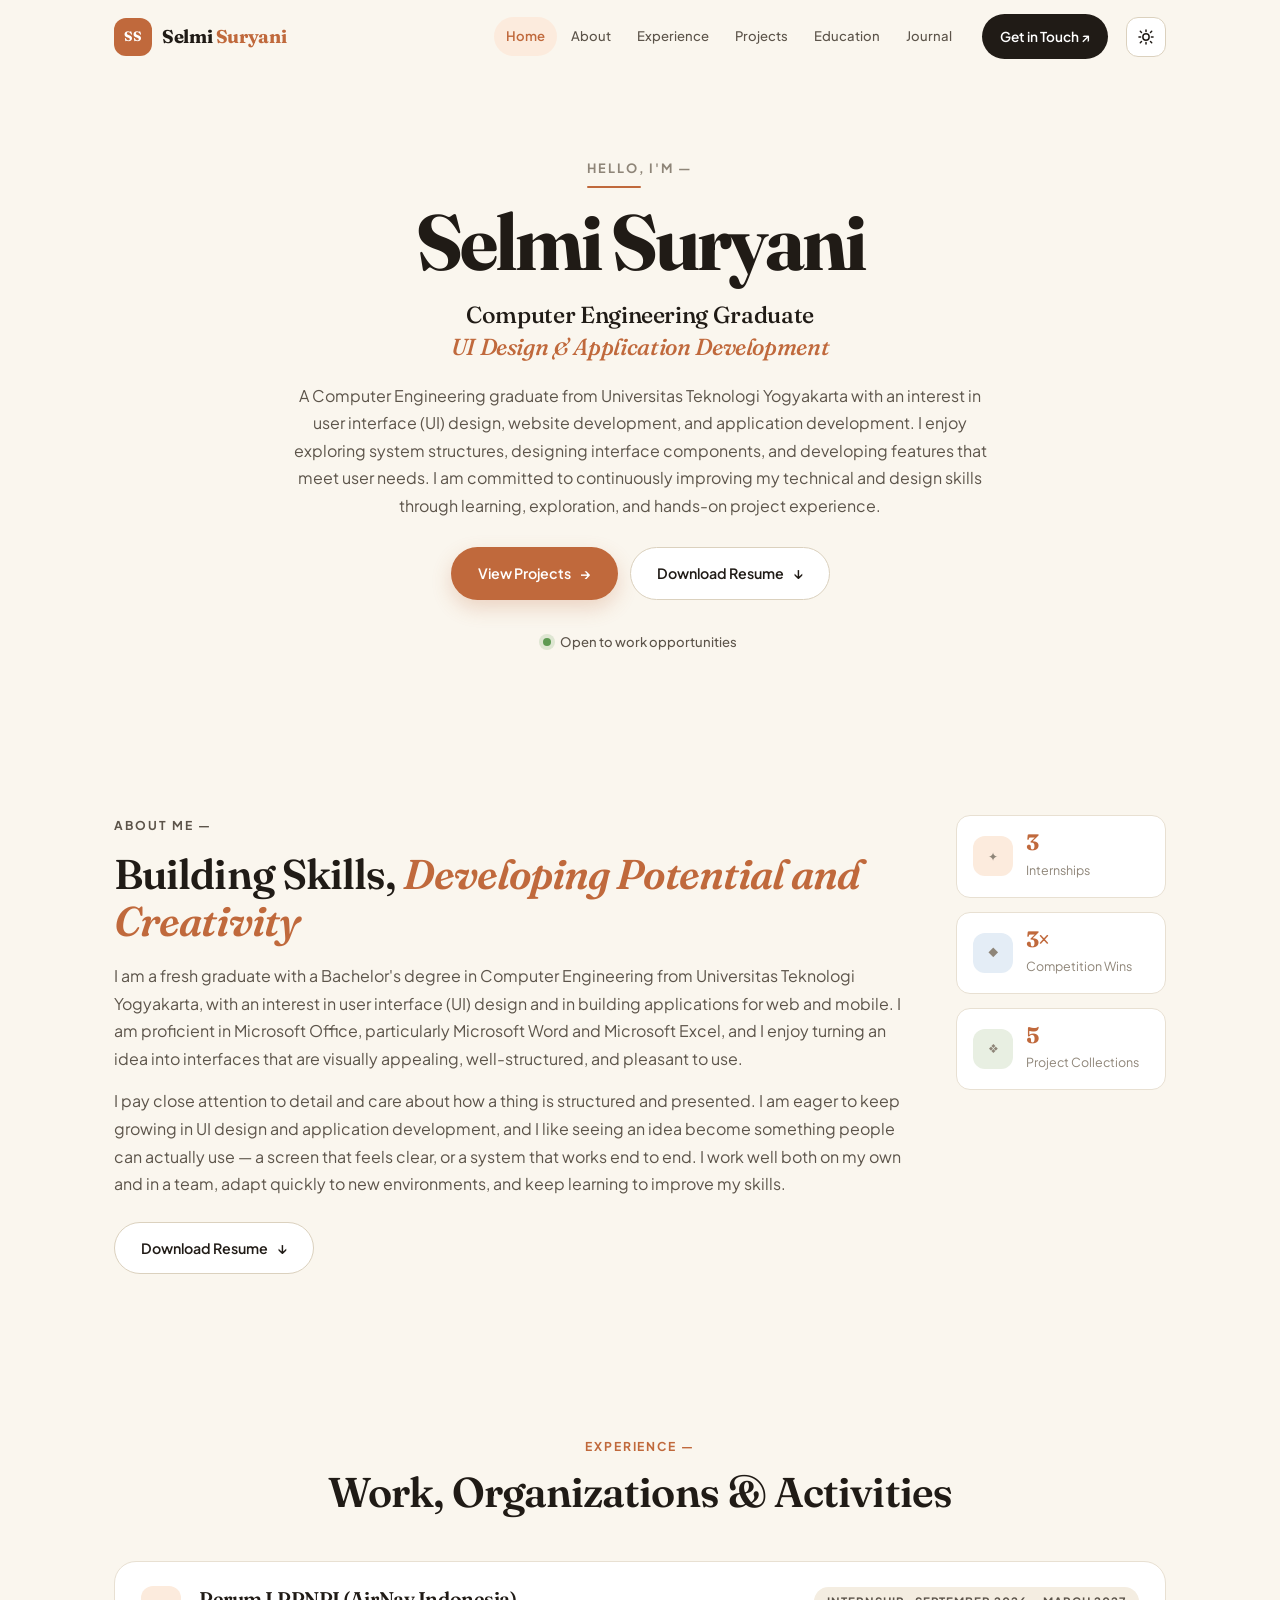
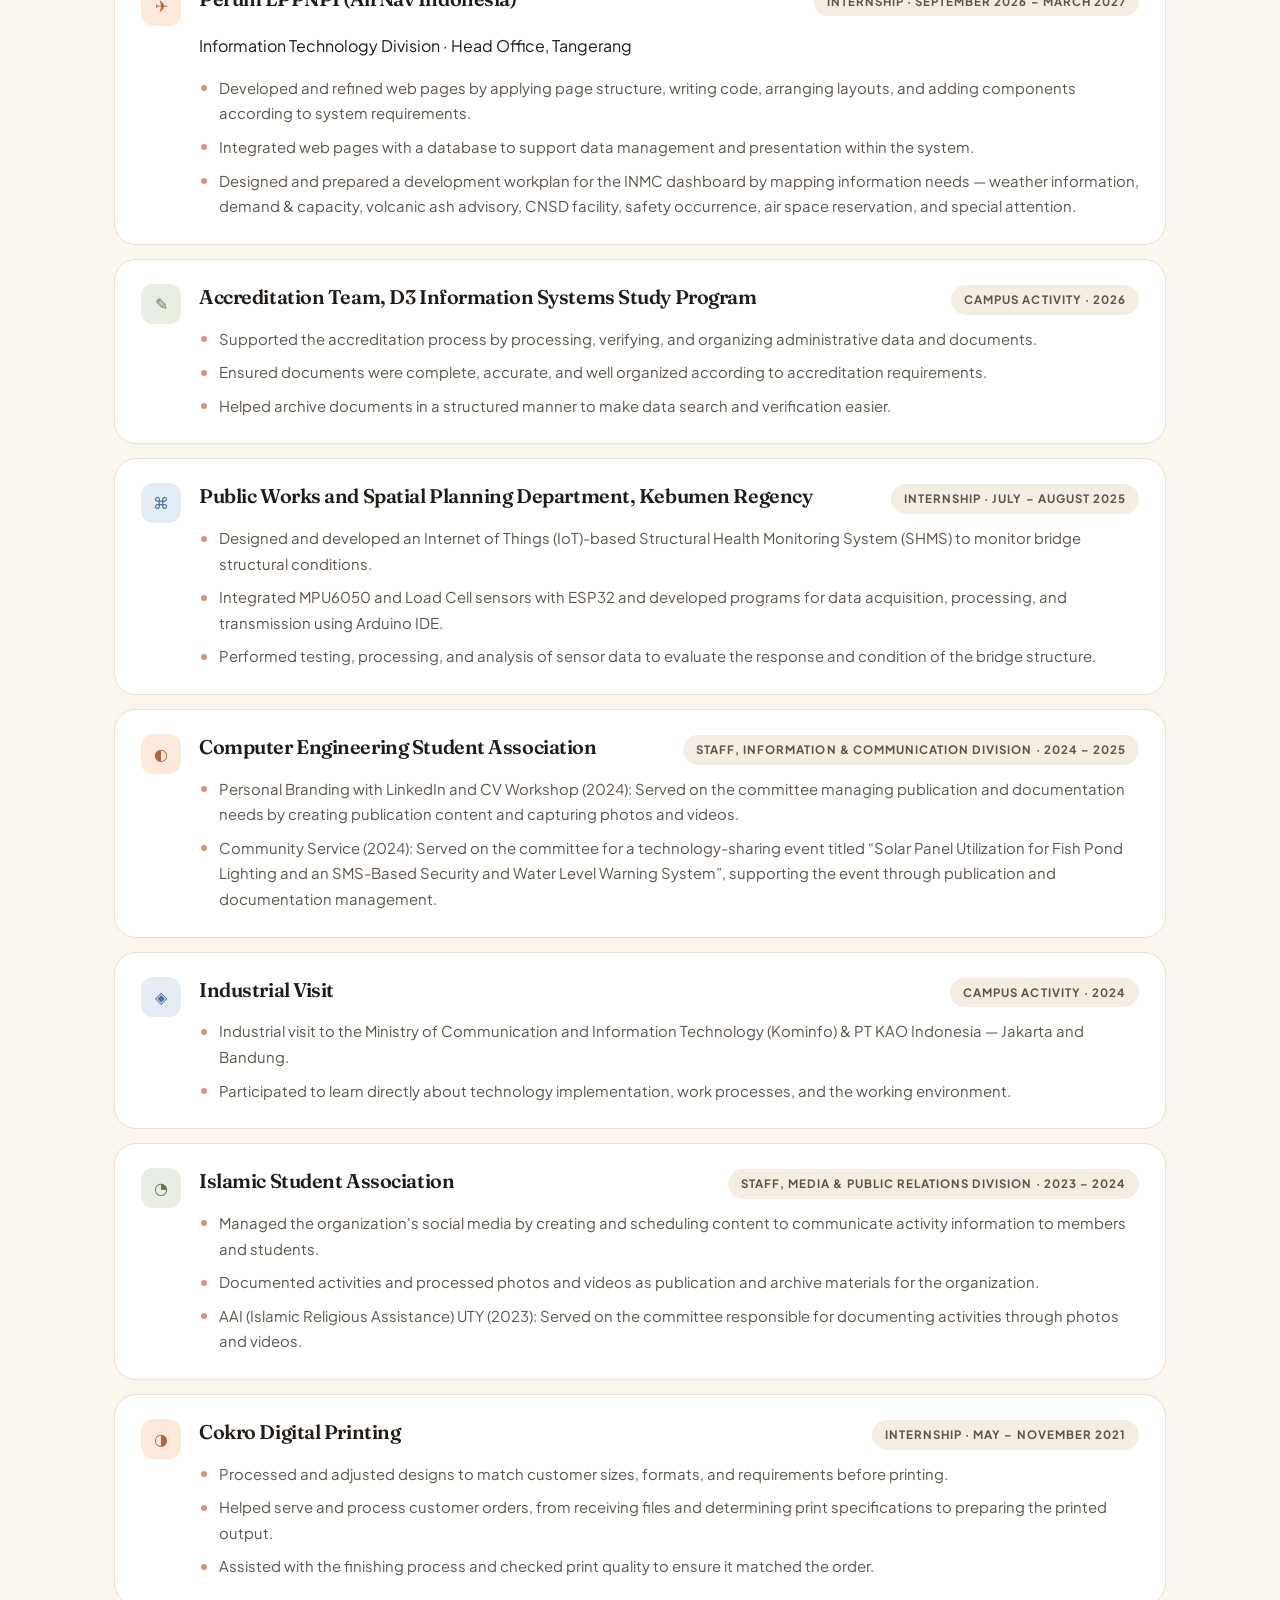
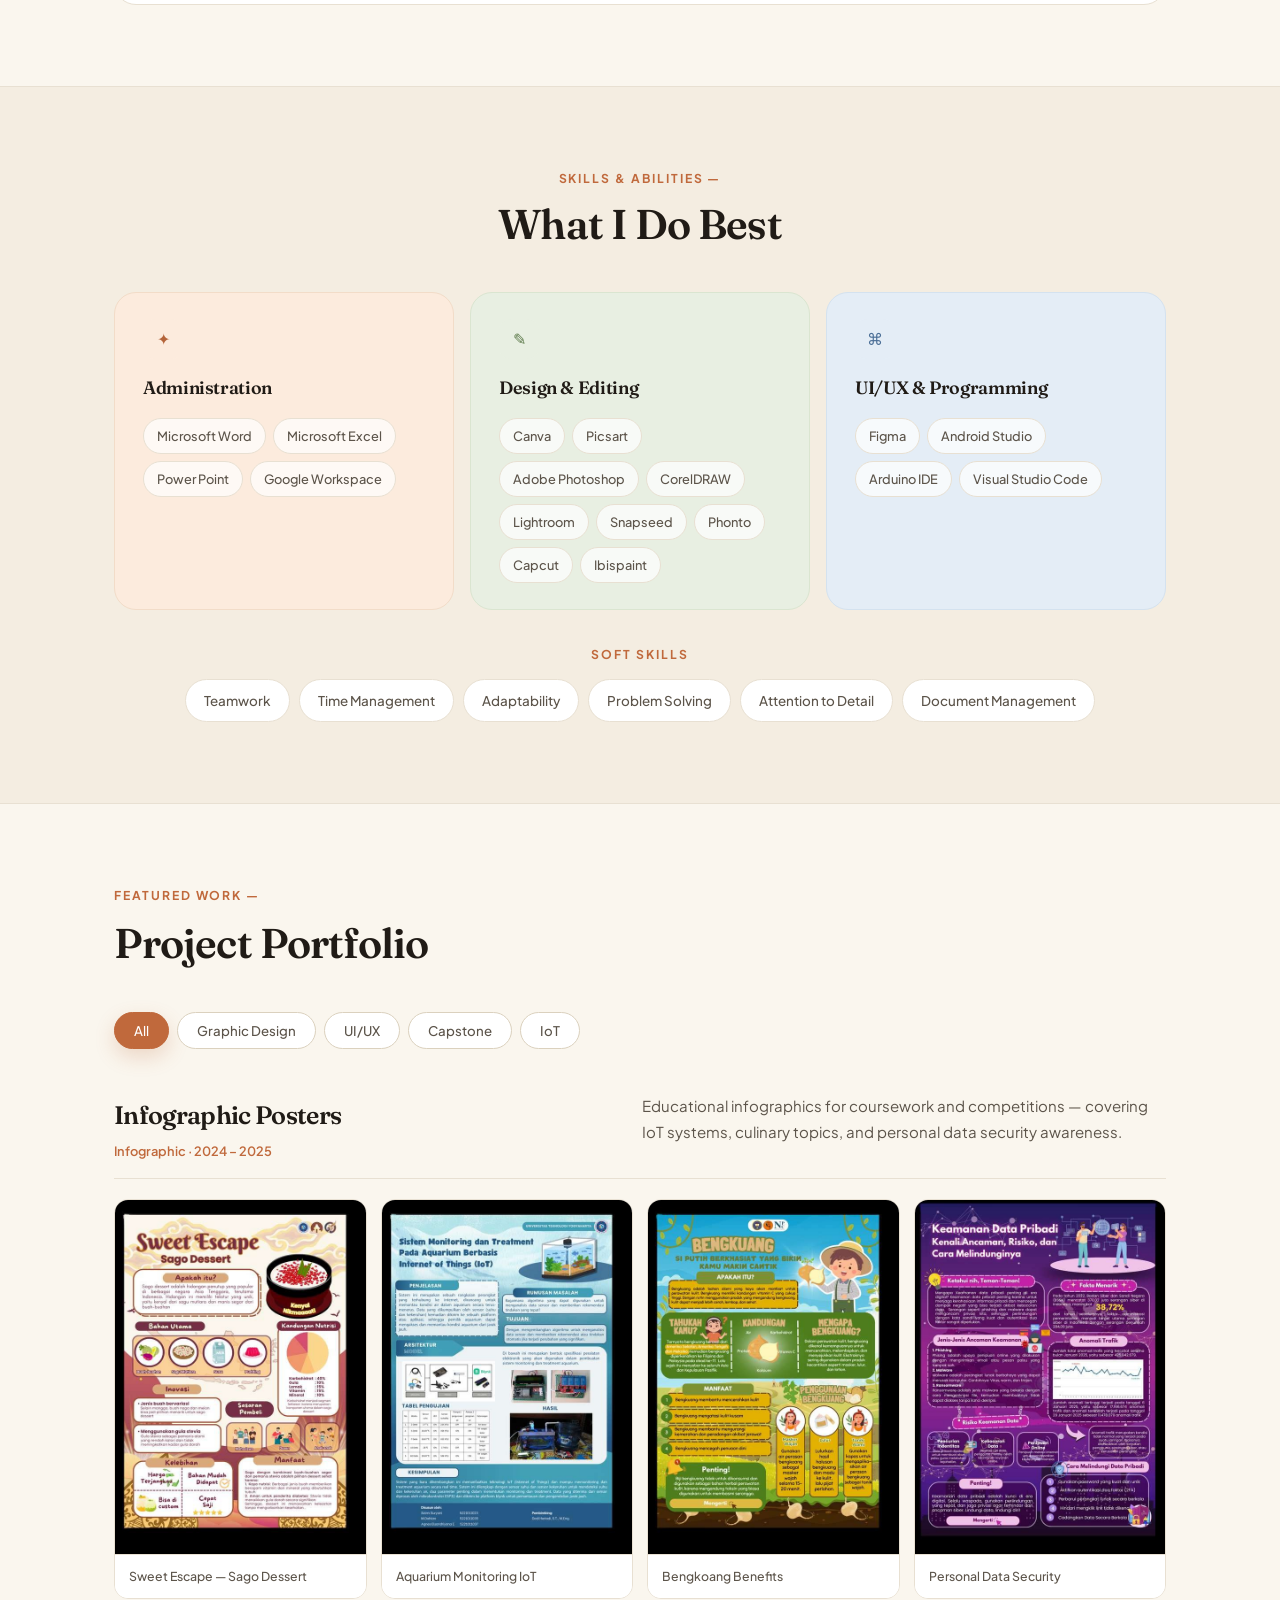
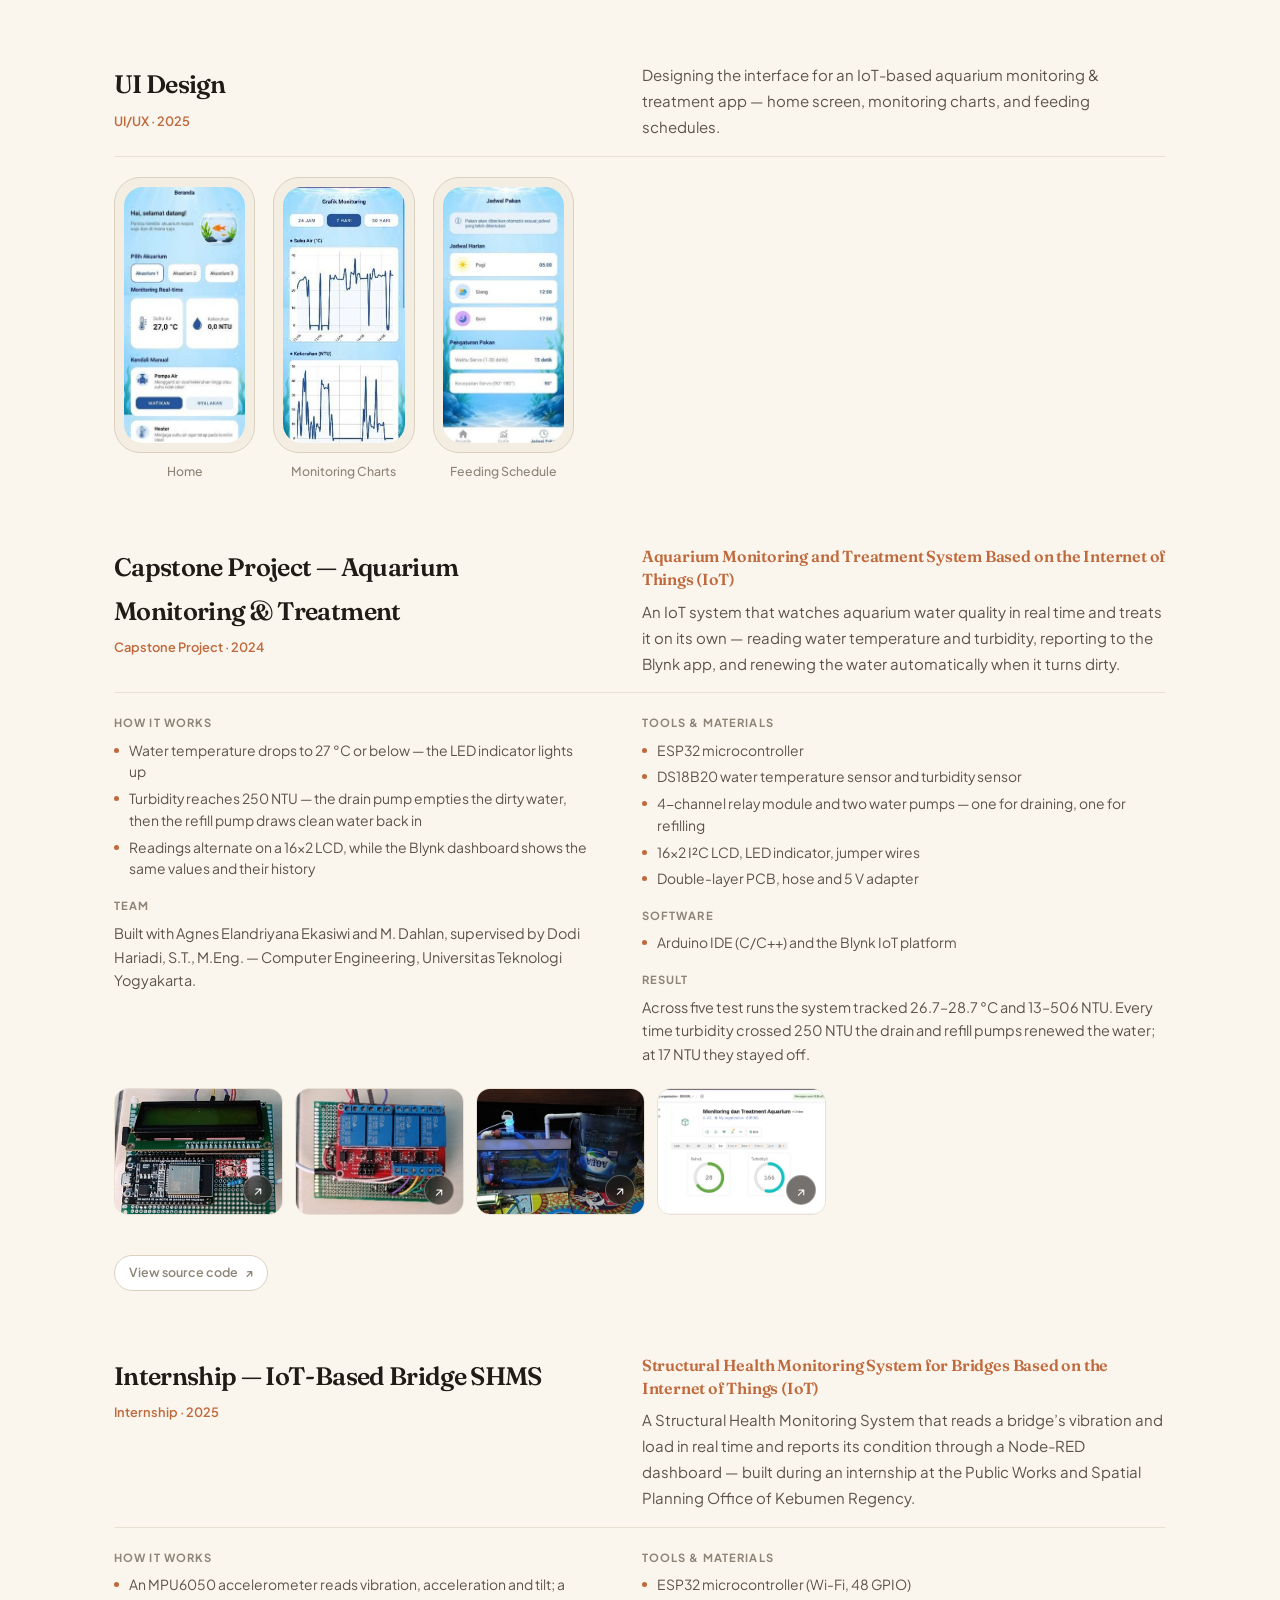
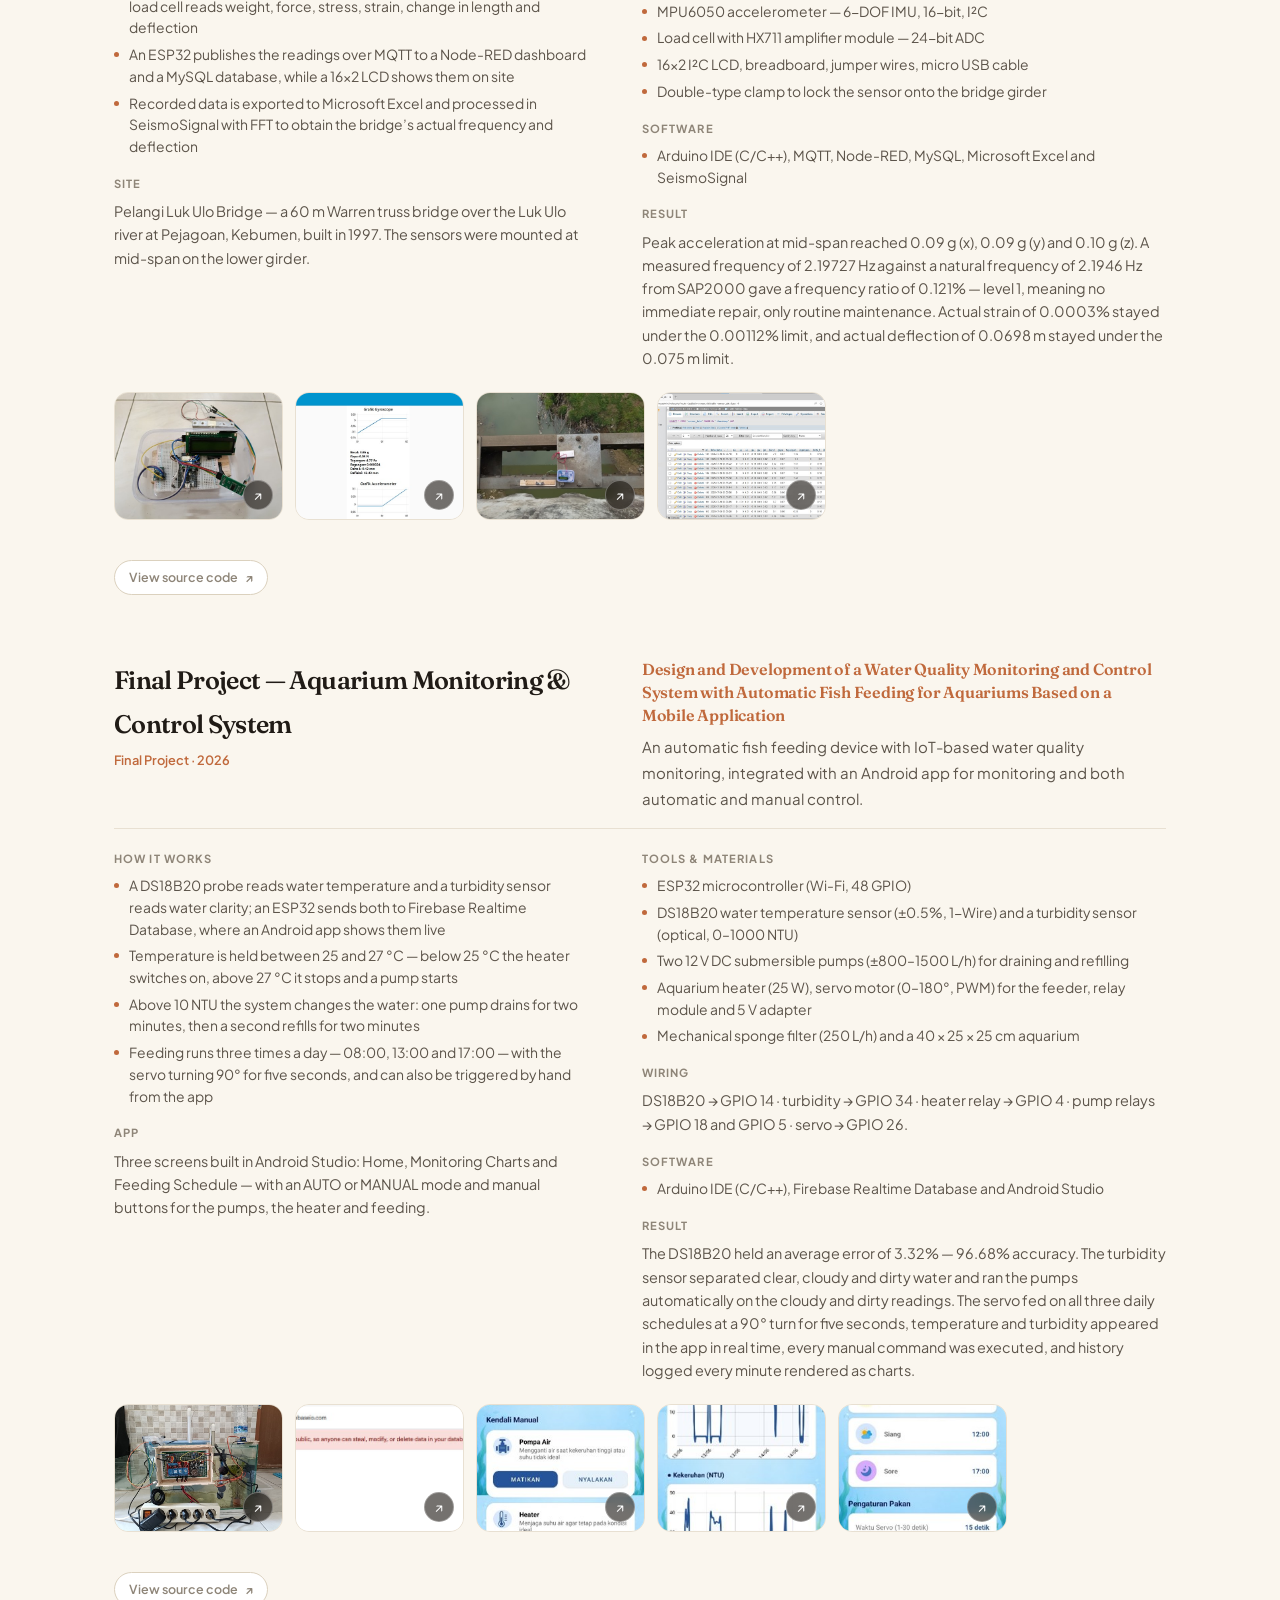
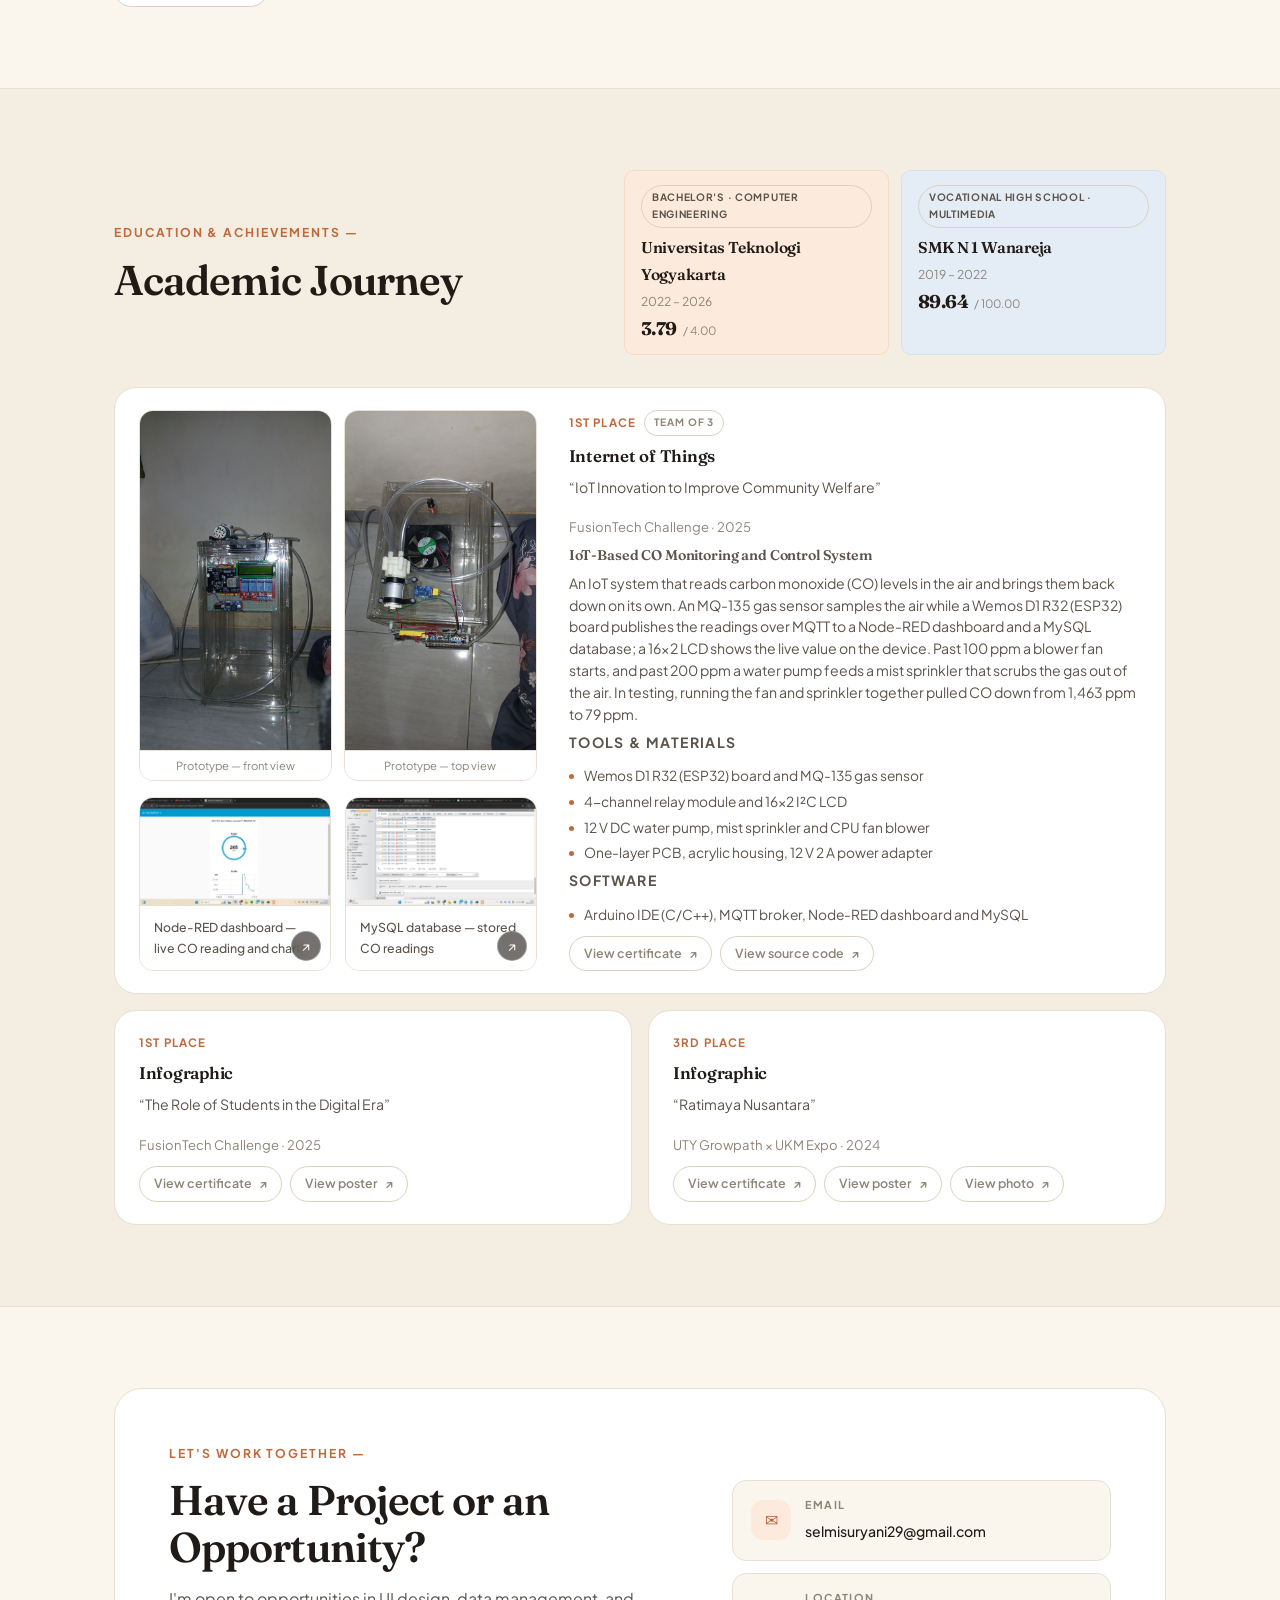
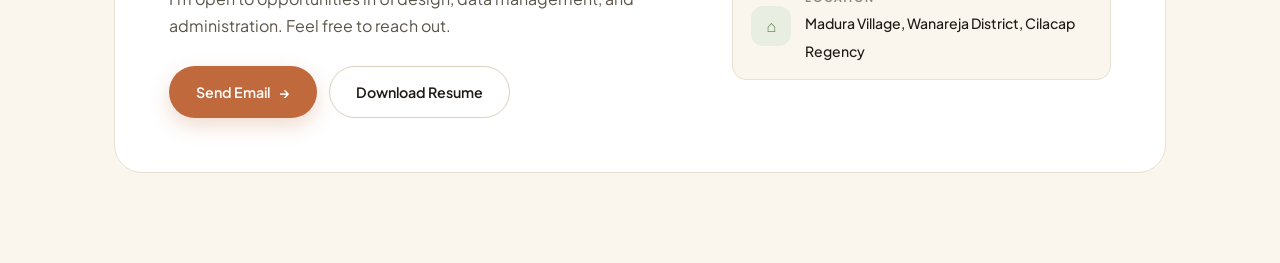
<file: index.html>
<!DOCTYPE html>
<html lang="en">
<head>
<meta charset="UTF-8" />
<meta name="viewport" content="width=device-width, initial-scale=1" />
<meta name="color-scheme" content="light dark" />
<title>Selmi Suryani — Portfolio</title>
<meta name="description" content="Portfolio of Selmi Suryani — Computer Engineering graduate from Universitas Teknologi Yogyakarta. UI design and application development, with a background in data management." />

<link rel="preconnect" href="https://fonts.googleapis.com">
<link rel="preconnect" href="https://fonts.gstatic.com" crossorigin>
<link href="https://fonts.googleapis.com/css2?family=Fraunces:opsz,wght@9..144,500;9..144,600;9..144,700&family=Plus+Jakarta+Sans:wght@400;500;600;700&display=swap" rel="stylesheet">
<link rel="stylesheet" href="assets/css/style.css" />
<link rel="icon" href="data:image/svg+xml,<svg xmlns='http://www.w3.org/2000/svg' viewBox='0 0 100 100'><rect width='100' height='100' rx='24' fill='%23F6F1E6'/><text y='70' x='50' font-size='54' font-family='Georgia,serif' font-weight='bold' fill='%23C0693C' text-anchor='middle'>S</text></svg>" />
<script>
/* Terapkan tema sebelum halaman digambar, supaya tidak berkedip.
   Pilihan tersimpan di localStorage('theme'); tanpa pilihan -> ikut sistem. */
(function () {
  try {
    var saved = localStorage.getItem('theme');
    if (saved === 'light' || saved === 'dark') {
      document.documentElement.setAttribute('data-theme', saved);
    }
  } catch (e) {}
})();
</script>
</head>
<body>

<!-- ══════════ NAV ══════════ -->
<header class="nav" id="nav">
  <div class="nav__in">
    <a href="#home" class="logo">
      <span class="logo__mark">SS</span>
      <span class="logo__txt">Selmi<span> Suryani</span></span>
    </a>

    <nav class="nav__links" id="navLinks">
      <a href="#home" class="is-on">Home</a>
      <a href="#about">About</a>
      <a href="#experience">Experience</a>
      <a href="#projects">Projects</a>
      <a href="#education">Education</a>
      <a href="journal.html">Journal</a>
    </nav>

    <a href="#contact" class="nav__cta">Get in Touch <span aria-hidden="true">↗</span></a>

    <button class="theme-btn" id="themeBtn" type="button"
            aria-label="Switch to dark theme" title="Switch theme">
      <span class="theme-btn__ic" aria-hidden="true">
        <svg class="theme-btn__sun" viewBox="0 0 24 24" fill="none" stroke="currentColor" stroke-width="2" stroke-linecap="round">
          <circle cx="12" cy="12" r="4.2"/>
          <path d="M12 2.6v2.2M12 19.2v2.2M4.4 4.4l1.6 1.6M18 18l1.6 1.6M2.6 12h2.2M19.2 12h2.2M4.4 19.6l1.6-1.6M18 6l1.6-1.6"/>
        </svg>
        <svg class="theme-btn__moon" viewBox="0 0 24 24" fill="none" stroke="currentColor" stroke-width="2" stroke-linecap="round" stroke-linejoin="round">
          <path d="M20.5 14.6A8.6 8.6 0 1 1 9.4 3.5a6.9 6.9 0 0 0 11.1 11.1z"/>
        </svg>
      </span>
    </button>

    <button class="nav__burger" id="burger" aria-label="Open menu" aria-expanded="false">
      <span></span><span></span>
    </button>
  </div>
</header>

<main>

<!-- ══════════ HERO ══════════ -->
<section class="hero" id="home">
  <div class="wrap hero__grid">
    <div class="hero__copy">
      <p class="hello">Hello, I'm —</p>

      <h1 class="hero__title">Selmi Suryani</h1>

      <p class="hero__role">
        Computer Engineering Graduate<br />
        <span class="nowrap"><em>UI Design &amp; Application Development</em></span>
      </p>

      <p class="hero__lead">
        A Computer Engineering graduate from Universitas Teknologi Yogyakarta with an interest in
        user interface (UI) design, website development, and application development. I enjoy
        exploring system structures, designing interface components, and developing features that
        meet user needs. I am committed to continuously improving my technical and design skills
        through learning, exploration, and hands-on project experience.
      </p>

      <div class="hero__btns">
        <a href="#projects" class="btn btn--solid">View Projects <span aria-hidden="true">→</span></a>
        <a href="assets/Selmi-Suryani-Resume.pdf" download class="btn btn--soft">Download Resume <span aria-hidden="true">↓</span></a>
      </div>

      <div class="status">
        <span class="status__dot" aria-hidden="true"></span>
        Open to work opportunities
      </div>
    </div>

  </div>
</section>

<!-- ══════════ 01 ABOUT ══════════ -->
<section class="sec" id="about">
  <div class="wrap">
    <article class="about">

      <div class="about__body">
        <p class="eyebrow">About Me —</p>
        <h2 class="h2">Building Skills, <em>Developing Potential and Creativity</em></h2>

        <p>
          I am a fresh graduate with a Bachelor's degree in Computer Engineering from Universitas
          Teknologi Yogyakarta, with an interest in user interface (UI) design and in building
          applications for web and mobile. I am proficient in Microsoft Office, particularly
          Microsoft Word and Microsoft Excel, and I enjoy turning an idea into interfaces that are
          visually appealing, well-structured, and pleasant to use.
        </p>
        <p>
          I pay close attention to detail and care about how a thing is structured and presented.
          I am eager to keep growing in UI design and application development, and I like seeing an
          idea become something people can actually use &mdash; a screen that feels clear, or a system
          that works end to end. I work well both on my own and in a team, adapt quickly to new
          environments, and keep learning to improve my skills.
        </p>

        <a href="assets/Selmi-Suryani-Resume.pdf" download class="btn btn--soft">
          Download Resume <span aria-hidden="true">↓</span>
        </a>
      </div>

      <ul class="about__stats">
        <li>
          <span class="ic ic--peach" aria-hidden="true">✦</span>
          <div><b>3</b><span>Internships</span></div>
        </li>
        <li>
          <span class="ic ic--blue" aria-hidden="true">◆</span>
          <div><b>3×</b><span>Competition Wins</span></div>
        </li>
        <li>
          <span class="ic ic--sage" aria-hidden="true">❖</span>
          <div><b>5</b><span>Project Collections</span></div>
        </li>
      </ul>
    </article>
  </div>
</section>

<!-- ══════════ 03 EXPERIENCE ══════════ -->
<section class="sec" id="experience">
  <div class="wrap">
    <header class="head head--center">
      <p class="eyebrow">Experience —</p>
      <h2 class="h2">Work, Organizations &amp; Activities</h2>
    </header>

    <div class="exp">
      <article class="exp__item">
        <div class="exp__mark">
          <span class="ic ic--peach" aria-hidden="true">✈</span>
        </div>
        <div class="exp__body">
          <div class="exp__top">
            <h3>Perum LPPNPI (AirNav Indonesia)</h3>
            <span class="tag">Internship · September 2026 – March 2027</span>
          </div>
          <p class="exp__date">Information Technology Division · Head Office, Tangerang</p>
          <ul class="pts">
            <li>Developed and refined web pages by applying page structure, writing code, arranging layouts, and adding components according to system requirements.</li>
            <li>Integrated web pages with a database to support data management and presentation within the system.</li>
            <li>Designed and prepared a development workplan for the INMC dashboard by mapping information needs — weather information, demand &amp; capacity, volcanic ash advisory, CNSD facility, safety occurrence, air space reservation, and special attention.</li>
          </ul>
        </div>
      </article>

      <article class="exp__item">
        <div class="exp__mark">
          <span class="ic ic--sage" aria-hidden="true">✎</span>
        </div>
        <div class="exp__body">
          <div class="exp__top">
            <h3>Accreditation Team, D3 Information Systems Study Program</h3>
            <span class="tag">Campus Activity · 2026</span>
          </div>
          <ul class="pts">
            <li>Supported the accreditation process by processing, verifying, and organizing administrative data and documents.</li>
            <li>Ensured documents were complete, accurate, and well organized according to accreditation requirements.</li>
            <li>Helped archive documents in a structured manner to make data search and verification easier.</li>
          </ul>
        </div>
      </article>

      <article class="exp__item">
        <div class="exp__mark">
          <span class="ic ic--blue" aria-hidden="true">⌘</span>
        </div>
        <div class="exp__body">
          <div class="exp__top">
            <h3>Public Works and Spatial Planning Department, Kebumen Regency</h3>
            <span class="tag">Internship · July – August 2025</span>
          </div>
          <ul class="pts">
            <li>Designed and developed an Internet of Things (IoT)-based Structural Health Monitoring System (SHMS) to monitor bridge structural conditions.</li>
            <li>Integrated MPU6050 and Load Cell sensors with ESP32 and developed programs for data acquisition, processing, and transmission using Arduino IDE.</li>
            <li>Performed testing, processing, and analysis of sensor data to evaluate the response and condition of the bridge structure.</li>
          </ul>
        </div>
      </article>

      <article class="exp__item">
        <div class="exp__mark">
          <span class="ic ic--peach" aria-hidden="true">◐</span>
        </div>
        <div class="exp__body">
          <div class="exp__top">
            <h3>Computer Engineering Student Association</h3>
            <span class="tag">Staff, Information &amp; Communication Division · 2024 – 2025</span>
          </div>
          <ul class="pts">
            <li>Personal Branding with LinkedIn and CV Workshop (2024): Served on the committee managing publication and documentation needs by creating publication content and capturing photos and videos.</li>
            <li>Community Service (2024): Served on the committee for a technology-sharing event titled “Solar Panel Utilization for Fish Pond Lighting and an SMS-Based Security and Water Level Warning System”, supporting the event through publication and documentation management.</li>
          </ul>
        </div>
      </article>

      <article class="exp__item">
        <div class="exp__mark">
          <span class="ic ic--blue" aria-hidden="true">◈</span>
        </div>
        <div class="exp__body">
          <div class="exp__top">
            <h3>Industrial Visit</h3>
            <span class="tag">Campus Activity · 2024</span>
          </div>
          <ul class="pts">
            <li>Industrial visit to the Ministry of Communication and Information Technology (Kominfo) &amp; PT KAO Indonesia — Jakarta and Bandung.</li>
            <li>Participated to learn directly about technology implementation, work processes, and the working environment.</li>
          </ul>
        </div>
      </article>

      <article class="exp__item">
        <div class="exp__mark">
          <span class="ic ic--sage" aria-hidden="true">◔</span>
        </div>
        <div class="exp__body">
          <div class="exp__top">
            <h3>Islamic Student Association</h3>
            <span class="tag">Staff, Media &amp; Public Relations Division · 2023 – 2024</span>
          </div>
          <ul class="pts">
            <li>Managed the organization's social media by creating and scheduling content to communicate activity information to members and students.</li>
            <li>Documented activities and processed photos and videos as publication and archive materials for the organization.</li>
            <li>AAI (Islamic Religious Assistance) UTY (2023): Served on the committee responsible for documenting activities through photos and videos.</li>
          </ul>
        </div>
      </article>

      <article class="exp__item">
        <div class="exp__mark">
          <span class="ic ic--peach" aria-hidden="true">◑</span>
        </div>
        <div class="exp__body">
          <div class="exp__top">
            <h3>Cokro Digital Printing</h3>
            <span class="tag">Internship · May – November 2021</span>
          </div>
          <ul class="pts">
            <li>Processed and adjusted designs to match customer sizes, formats, and requirements before printing.</li>
            <li>Helped serve and process customer orders, from receiving files and determining print specifications to preparing the printed output.</li>
            <li>Assisted with the finishing process and checked print quality to ensure it matched the order.</li>
          </ul>
        </div>
      </article>
    </div>
  </div>
</section>

<!-- ══════════ 04 SKILLS ══════════ -->
<section class="sec sec--cream" id="skills">
  <div class="wrap">
    <header class="head head--center">
      <p class="eyebrow">Skills &amp; Abilities —</p>
      <h2 class="h2">What I Do Best</h2>
    </header>

    <div class="skills">
      <article class="card card--peach skills__card">
        <span class="ic ic--peach" aria-hidden="true">✦</span>
        <h3>Administration</h3>
        <ul class="tags">
          <li>Microsoft Word</li><li>Microsoft Excel</li><li>Power Point</li>
          <li>Google Workspace</li>
        </ul>
      </article>

      <article class="card card--sage skills__card">
        <span class="ic ic--sage" aria-hidden="true">✎</span>
        <h3>Design &amp; Editing</h3>
        <ul class="tags">
          <li>Canva</li><li>Picsart</li><li>Adobe Photoshop</li><li>CorelDRAW</li><li>Lightroom</li><li>Snapseed</li><li>Phonto</li><li>Capcut</li><li>Ibispaint</li>
        </ul>
      </article>

      <article class="card card--blue skills__card">
        <span class="ic ic--blue" aria-hidden="true">⌘</span>
        <h3>UI/UX &amp; Programming</h3>
        <ul class="tags">
          <li>Figma</li><li>Android Studio</li><li>Arduino IDE</li><li>Visual Studio Code</li>
        </ul>
      </article>
    </div>

    <div class="soft">
      <p class="eyebrow">Soft Skills</p>
      <ul class="soft__list">
        <li>Teamwork</li>
        <li>Time Management</li>
        <li>Adaptability</li>
        <li>Problem Solving</li>
        <li>Attention to Detail</li>
        <li>Document Management</li>
      </ul>
    </div>
  </div>
</section>

<!-- ══════════ 05 PROJECTS ══════════ -->
<section class="sec" id="projects">
  <div class="wrap">
    <header class="head">
      <p class="eyebrow">Featured Work —</p>
      <h2 class="h2">Project Portfolio</h2>
    </header>

    <div class="bar reveal" id="bar">
      <button class="bar__btn is-on" data-f="all">All</button>
      <button class="bar__btn" data-f="design">Graphic Design</button>
      <button class="bar__btn" data-f="uiux">UI/UX</button>
      <button class="bar__btn" data-f="capstone">Capstone</button>
      <button class="bar__btn" data-f="iot">IoT</button>
    </div>

    <article class="proj reveal" data-cat="design">
      <header class="proj__head">
        <div>
          <h3>Infographic Posters</h3>
          <p class="proj__meta">Infographic · 2024 – 2025</p>
        </div>
        <p class="proj__desc">Educational infographics for coursework and competitions — covering IoT systems, culinary topics, and personal data security awareness.</p>
      </header>
      <div class="gal gal--4">
        <figure class="shot"><img src="assets/img/projects/infografis-1.jpg" alt="Sweet Escape Sago Dessert infographic" loading="lazy"><figcaption>Sweet Escape — Sago Dessert</figcaption></figure>
        <figure class="shot"><img src="assets/img/projects/infografis-2.jpg" alt="IoT-based Aquarium Monitoring and Treatment System infographic" loading="lazy"><figcaption>Aquarium Monitoring IoT</figcaption></figure>
        <figure class="shot"><img src="assets/img/projects/infografis-3.jpg" alt="Bengkoang Benefits infographic" loading="lazy"><figcaption>Bengkoang Benefits</figcaption></figure>
        <figure class="shot"><img src="assets/img/projects/infografis-4.jpg" alt="Personal Data Security infographic" loading="lazy"><figcaption>Personal Data Security</figcaption></figure>
      </div>
    </article>

    

    <article class="proj reveal" data-cat="uiux">
      <header class="proj__head">
        <div>
          <h3>UI Design</h3>
          <p class="proj__meta">UI/UX · 2025</p>
        </div>
        <p class="proj__desc">Designing the interface for an IoT-based aquarium monitoring &amp; treatment app — home screen, monitoring charts, and feeding schedules.</p>
      </header>
      <div class="gal gal--3 gal--phone">
        <figure class="shot"><span class="phone"><img src="assets/img/projects/ui-1.jpg" alt="UI mockup of the Home screen" loading="lazy"></span><figcaption>Home</figcaption></figure>
        <figure class="shot"><span class="phone"><img src="assets/img/projects/ui-2.jpg" alt="UI mockup of the Charts screen" loading="lazy"></span><figcaption>Monitoring Charts</figcaption></figure>
        <figure class="shot"><span class="phone"><img src="assets/img/projects/ui-3.jpg" alt="UI mockup of the Feeding Schedule screen" loading="lazy"></span><figcaption>Feeding Schedule</figcaption></figure>
      </div>
    </article>

    

    <article class="proj reveal" data-cat="capstone">
      <header class="proj__head">
        <div>
          <h3>Capstone Project &mdash; Aquarium Monitoring &amp; Treatment</h3>
          <p class="proj__meta">Capstone Project &middot; 2024</p>
        </div>
        <div>
          <p class="proj__formal">Aquarium Monitoring and Treatment System Based on the Internet of Things (IoT)</p>
          <p class="proj__desc">An IoT system that watches aquarium water quality in real time and treats it on its own &mdash; reading water temperature and turbidity, reporting to the Blynk app, and renewing the water automatically when it turns dirty.</p>
        </div>
      </header>

      <div class="proj__brief">
        <div class="proj__col">
          <p class="proj__label">How it works</p>
          <ul class="proj__specs">
            <li>Water temperature drops to 27 &deg;C or below &mdash; the LED indicator lights up</li>
            <li>Turbidity reaches 250 NTU &mdash; the drain pump empties the dirty water, then the refill pump draws clean water back in</li>
            <li>Readings alternate on a 16&times;2 LCD, while the Blynk dashboard shows the same values and their history</li>
          </ul>

          <p class="proj__label">Team</p>
          <p class="proj__text">Built with Agnes Elandriyana Ekasiwi and M. Dahlan, supervised by Dodi Hariadi, S.T., M.Eng. &mdash; Computer Engineering, Universitas Teknologi Yogyakarta.</p>
        </div>

        <div class="proj__col">
          <p class="proj__label">Tools &amp; materials</p>
          <ul class="proj__specs">
            <li>ESP32 microcontroller</li>
            <li>DS18B20 water temperature sensor and turbidity sensor</li>
            <li>4-channel relay module and two water pumps &mdash; one for draining, one for refilling</li>
            <li>16&times;2 I&sup2;C LCD, LED indicator, jumper wires</li>
            <li>Double-layer PCB, hose and 5 V adapter</li>
          </ul>

          <p class="proj__label">Software</p>
          <ul class="proj__specs">
            <li>Arduino IDE (C/C++) and the Blynk IoT platform</li>
          </ul>

          <p class="proj__label">Result</p>
          <p class="proj__text">Across five test runs the system tracked 26.7&ndash;28.7 &deg;C and 13&ndash;506 NTU. Every time turbidity crossed 250 NTU the drain and refill pumps renewed the water; at 17 NTU they stayed off.</p>
        </div>
      </div>

      <div class="gal gal--strip">
        <figure class="shot">
          <img src="assets/img/projects/capstone-photo-1.jpg" alt="ESP32 microcontroller board with an LCD display" loading="lazy">
          <span class="shot__open" aria-hidden="true">&#8599;</span>
        </figure>
        <figure class="shot">
          <img src="assets/img/projects/capstone-photo-2.jpg" alt="Four-channel relay module wiring" loading="lazy">
          <span class="shot__open" aria-hidden="true">&#8599;</span>
        </figure>
        <figure class="shot">
          <img src="assets/img/projects/capstone-photo-3.jpg" alt="Aquarium prototype with water tank and pump setup" loading="lazy">
          <span class="shot__open" aria-hidden="true">&#8599;</span>
        </figure>
        <figure class="shot">
          <img src="assets/img/projects/capstone-photo-4.jpg" alt="Blynk dashboard showing temperature and turbidity readings" loading="lazy">
          <span class="shot__open" aria-hidden="true">&#8599;</span>
        </figure>
      </div>
      <a class="card__link proj__report" href="code-aquarium.html" target="_blank" rel="noopener">View source code <span aria-hidden="true">&#8599;</span></a>
    </article>

    <article class="proj reveal" data-cat="iot">
      <header class="proj__head">
        <div>
          <h3>Internship &mdash; IoT-Based Bridge SHMS</h3>
          <p class="proj__meta">Internship &middot; 2025</p>
        </div>
        <div>
          <p class="proj__formal">Structural Health Monitoring System for Bridges Based on the Internet of Things (IoT)</p>
          <p class="proj__desc">A Structural Health Monitoring System that reads a bridge&rsquo;s vibration and load in real time and reports its condition through a Node-RED dashboard &mdash; built during an internship at the Public Works and Spatial Planning Office of Kebumen Regency.</p>
        </div>
      </header>

      <div class="proj__brief">
        <div class="proj__col">
          <p class="proj__label">How it works</p>
          <ul class="proj__specs">
            <li>An MPU6050 accelerometer reads vibration, acceleration and tilt; a load cell reads weight, force, stress, strain, change in length and deflection</li>
            <li>An ESP32 publishes the readings over MQTT to a Node-RED dashboard and a MySQL database, while a 16&times;2 LCD shows them on site</li>
            <li>Recorded data is exported to Microsoft Excel and processed in SeismoSignal with FFT to obtain the bridge&rsquo;s actual frequency and deflection</li>
          </ul>

          <p class="proj__label">Site</p>
          <p class="proj__text">Pelangi Luk Ulo Bridge &mdash; a 60 m Warren truss bridge over the Luk Ulo river at Pejagoan, Kebumen, built in 1997. The sensors were mounted at mid-span on the lower girder.</p>

        </div>

        <div class="proj__col">
          <p class="proj__label">Tools &amp; materials</p>
          <ul class="proj__specs">
            <li>ESP32 microcontroller (Wi-Fi, 48 GPIO)</li>
            <li>MPU6050 accelerometer &mdash; 6-DOF IMU, 16-bit, I&sup2;C</li>
            <li>Load cell with HX711 amplifier module &mdash; 24-bit ADC</li>
            <li>16&times;2 I&sup2;C LCD, breadboard, jumper wires, micro USB cable</li>
            <li>Double-type clamp to lock the sensor onto the bridge girder</li>
          </ul>

          <p class="proj__label">Software</p>
          <ul class="proj__specs">
            <li>Arduino IDE (C/C++), MQTT, Node-RED, MySQL, Microsoft Excel and SeismoSignal</li>
          </ul>

          <p class="proj__label">Result</p>
          <p class="proj__text">Peak acceleration at mid-span reached 0.09 g (x), 0.09 g (y) and 0.10 g (z). A measured frequency of 2.19727 Hz against a natural frequency of 2.1946 Hz from SAP2000 gave a frequency ratio of 0.121% &mdash; level 1, meaning no immediate repair, only routine maintenance. Actual strain of 0.0003% stayed under the 0.00112% limit, and actual deflection of 0.0698 m stayed under the 0.075 m limit.</p>
        </div>
      </div>

      <div class="gal gal--strip">
        <figure class="shot">
          <img src="assets/img/projects/internship-photo-1.jpg" alt="SHMS prototype with LCD, breadboard and sensor wiring" loading="lazy">
          <span class="shot__open" aria-hidden="true">&#8599;</span>
        </figure>
        <figure class="shot">
          <img src="assets/img/projects/internship-photo-2.jpg" alt="KerjaPraktik dashboard showing gyroscope and accelerometer charts with load cell readings" loading="lazy">
          <span class="shot__open" aria-hidden="true">&#8599;</span>
        </figure>
        <figure class="shot">
          <img src="assets/img/projects/shms-bridge-sensor.jpg" alt="SHMS sensor unit mounted on the girder at mid-span of the Pelangi Luk Ulo bridge" loading="lazy">
          <span class="shot__open" aria-hidden="true">&#8599;</span>
        </figure>
        <figure class="shot">
          <img src="assets/img/projects/shms-database-mysql.jpg" alt="phpMyAdmin sensor_data table storing the accelerometer and load cell readings" loading="lazy">
          <span class="shot__open" aria-hidden="true">&#8599;</span>
        </figure>
      </div>
      <a class="card__link proj__report" href="code-bridge-shms.html" target="_blank" rel="noopener">View source code <span aria-hidden="true">&#8599;</span></a>
    </article>

    <article class="proj reveal" data-cat="iot">
      <header class="proj__head">
        <div>
          <h3>Final Project — Aquarium Monitoring &amp; Control System</h3>
          <p class="proj__meta">Final Project · 2026</p>
        </div>
        <div>
          <p class="proj__formal">Design and Development of a Water Quality Monitoring and Control System with Automatic Fish Feeding for Aquariums Based on a Mobile Application</p>
          <p class="proj__desc">An automatic fish feeding device with IoT-based water quality monitoring, integrated with an Android app for monitoring and both automatic and manual control.</p>
        </div>
      </header>

      <div class="proj__brief">
        <div class="proj__col">
          <p class="proj__label">How it works</p>
          <ul class="proj__specs">
            <li>A DS18B20 probe reads water temperature and a turbidity sensor reads water clarity; an ESP32 sends both to Firebase Realtime Database, where an Android app shows them live</li>
            <li>Temperature is held between 25 and 27 &deg;C &mdash; below 25 &deg;C the heater switches on, above 27 &deg;C it stops and a pump starts</li>
            <li>Above 10 NTU the system changes the water: one pump drains for two minutes, then a second refills for two minutes</li>
            <li>Feeding runs three times a day &mdash; 08:00, 13:00 and 17:00 &mdash; with the servo turning 90&deg; for five seconds, and can also be triggered by hand from the app</li>
          </ul>

          <p class="proj__label">App</p>
          <p class="proj__text">Three screens built in Android Studio: Home, Monitoring Charts and Feeding Schedule &mdash; with an AUTO or MANUAL mode and manual buttons for the pumps, the heater and feeding.</p>

        </div>

        <div class="proj__col">
          <p class="proj__label">Tools &amp; materials</p>
          <ul class="proj__specs">
            <li>ESP32 microcontroller (Wi-Fi, 48 GPIO)</li>
            <li>DS18B20 water temperature sensor (&plusmn;0.5%, 1-Wire) and a turbidity sensor (optical, 0&ndash;1000 NTU)</li>
            <li>Two 12 V DC submersible pumps (&plusmn;800&ndash;1500 L/h) for draining and refilling</li>
            <li>Aquarium heater (25 W), servo motor (0&ndash;180&deg;, PWM) for the feeder, relay module and 5 V adapter</li>
            <li>Mechanical sponge filter (250 L/h) and a 40 &times; 25 &times; 25 cm aquarium</li>
          </ul>

          <p class="proj__label">Wiring</p>
          <p class="proj__text">DS18B20 &rarr; GPIO 14 &middot; turbidity &rarr; GPIO 34 &middot; heater relay &rarr; GPIO 4 &middot; pump relays &rarr; GPIO 18 and GPIO 5 &middot; servo &rarr; GPIO 26.</p>

          <p class="proj__label">Software</p>
          <ul class="proj__specs">
            <li>Arduino IDE (C/C++), Firebase Realtime Database and Android Studio</li>
          </ul>

          <p class="proj__label">Result</p>
          <p class="proj__text">The DS18B20 held an average error of 3.32% &mdash; 96.68% accuracy. The turbidity sensor separated clear, cloudy and dirty water and ran the pumps automatically on the cloudy and dirty readings. The servo fed on all three daily schedules at a 90&deg; turn for five seconds, temperature and turbidity appeared in the app in real time, every manual command was executed, and history logged every minute rendered as charts.</p>
        </div>
      </div>

      <div class="gal gal--strip">
        <figure class="shot">
          <img src="assets/img/projects/final-photo-1.jpg" alt="Assembled aquarium device with relay board, sensors and water pump" loading="lazy">
          <span class="shot__open" aria-hidden="true">↗</span>
        </figure>
        <figure class="shot">
          <img src="assets/img/projects/final-photo-2.jpg" alt="Realtime Database structure on Firebase: control, history, jadwal, sensor, servo" loading="lazy">
          <span class="shot__open" aria-hidden="true">↗</span>
        </figure>
        <figure class="shot">
          <img src="assets/img/projects/final-photo-3.jpg" alt="App Home screen with real-time monitoring and manual controls" loading="lazy">
          <span class="shot__open" aria-hidden="true">↗</span>
        </figure>
        <figure class="shot">
          <img src="assets/img/projects/final-photo-4.jpg" alt="App Monitoring Charts screen with water temperature and turbidity graphs" loading="lazy">
          <span class="shot__open" aria-hidden="true">↗</span>
        </figure>
        <figure class="shot">
          <img src="assets/img/projects/final-photo-5.jpg" alt="App Feeding Schedule screen with daily schedule and servo settings" loading="lazy">
          <span class="shot__open" aria-hidden="true">↗</span>
        </figure>
      </div>
      <a class="card__link proj__report" href="code-final-project.html" target="_blank" rel="noopener">View source code <span aria-hidden="true">&#8599;</span></a>
    </article>
  </div>
</section>

<!-- ══════════ 06 CONTACT ══════════ -->
<!-- ══════════ 02 EDUCATION ══════════ -->
<section class="sec sec--cream" id="education">
  <div class="wrap">
    <div class="edu-band">
      <header class="head">
        <p class="eyebrow">Education &amp; Achievements &mdash;</p>
        <h2 class="h2">Academic Journey</h2>
      </header>

      <div class="edu">
        <article class="card card--peach">
          <span class="tag">Bachelor's &middot; Computer Engineering</span>
          <h3>Universitas Teknologi Yogyakarta</h3>
          <p class="card__meta">2022 &ndash; 2026</p>
          <p class="card__score"><b>3.79</b><span>/ 4.00</span></p>
        </article>

        <article class="card card--blue">
          <span class="tag">Vocational High School &middot; Multimedia</span>
          <h3>SMK N 1 Wanareja</h3>
          <p class="card__meta">2019 &ndash; 2022</p>
          <p class="card__score"><b>89.64</b><span>/ 100.00</span></p>
        </article>
      </div>
    </div>

    <div class="awards">
      <article class="card card--plain card--feature">
        <div class="card__grid">

          <div class="card__media-col">
            <div class="card__gallery">
              <figure>
                <img src="assets/img/projects/iot-front.jpg" alt="The CO monitoring and control prototype, front view" loading="lazy">
                <figcaption>Prototype &mdash; front view</figcaption>
              </figure>
              <figure>
                <img src="assets/img/projects/iot-top.jpg" alt="The CO monitoring and control prototype, top view" loading="lazy">
                <figcaption>Prototype &mdash; top view</figcaption>
              </figure>
            </div>

            <div class="card__shots gal gal--2">
              <figure class="shot">
                <img src="assets/img/projects/iot-dashboard-node-red.jpg" alt="Node-RED dashboard showing the CO reading and a live chart" loading="lazy">
                <span class="shot__open" aria-hidden="true">&#8599;</span>
                <figcaption>Node-RED dashboard &mdash; live CO reading and chart</figcaption>
              </figure>
              <figure class="shot">
                <img src="assets/img/projects/iot-database-mysql.jpg" alt="phpMyAdmin table storing the CO sensor readings" loading="lazy">
                <span class="shot__open" aria-hidden="true">&#8599;</span>
                <figcaption>MySQL database &mdash; stored CO readings</figcaption>
              </figure>
            </div>
          </div>

          <div class="card__body">
            <div class="card__top">
              <span class="card__rank">1st Place</span>
              <span class="card__team">Team of 3</span>
            </div>
            <h4>Internet of Things</h4>
            <p>&ldquo;IoT Innovation to Improve Community Welfare&rdquo;</p>
            <span class="card__meta">FusionTech Challenge &middot; 2025</span>

            <p class="card__sub">IoT-Based CO Monitoring and Control System</p>
            <p class="card__text">An IoT system that reads carbon monoxide (CO) levels in the air and brings them back down on its own. An MQ-135 gas sensor samples the air while a Wemos D1 R32 (ESP32) board publishes the readings over MQTT to a Node-RED dashboard and a MySQL database; a 16&times;2 LCD shows the live value on the device. Past 100 ppm a blower fan starts, and past 200 ppm a water pump feeds a mist sprinkler that scrubs the gas out of the air. In testing, running the fan and sprinkler together pulled CO down from 1,463 ppm to 79 ppm.</p>

            <p class="card__label">Tools &amp; materials</p>
            <ul class="card__specs">
              <li>Wemos D1 R32 (ESP32) board and MQ-135 gas sensor</li>
              <li>4-channel relay module and 16&times;2 I&sup2;C LCD</li>
              <li>12 V DC water pump, mist sprinkler and CPU fan blower</li>
              <li>One-layer PCB, acrylic housing, 12 V 2 A power adapter</li>
            </ul>

            <p class="card__label">Software</p>
            <ul class="card__specs">
              <li>Arduino IDE (C/C++), MQTT broker, Node-RED dashboard and MySQL</li>
            </ul>

            <div class="card__links">
              <a class="card__link" href="assets/docs/certificates/fusiontech-2025-internet-of-things.jpg" target="_blank" rel="noopener">View certificate <span aria-hidden="true">↗</span></a>
              <a class="card__link" href="code-co-monitoring.html" target="_blank" rel="noopener">View source code <span aria-hidden="true">↗</span></a>
            </div>
          </div>

        </div>
      </article>
  <article class="card card--plain">
    <span class="card__rank">1st Place</span>
    <h4>Infographic</h4>
    <p>“The Role of Students in the Digital Era”</p>
    <span class="card__meta">FusionTech Challenge · 2025</span>
    <div class="card__links">
          <a class="card__link" href="assets/docs/certificates/fusiontech-2025-infografis.jpg" target="_blank" rel="noopener">View certificate <span aria-hidden="true">↗</span></a>
          <a class="card__link" href="assets/img/projects/infografis-4.jpg" target="_blank" rel="noopener">View poster <span aria-hidden="true">↗</span></a>
    </div>
  </article>
  
  <article class="card card--plain">
    <span class="card__rank">3rd Place</span>
    <h4>Infographic</h4>
    <p>“Ratimaya Nusantara”</p>
    <span class="card__meta">UTY Growpath × UKM Expo · 2024</span>
    <div class="card__links">
          <a class="card__link" href="assets/docs/certificates/ratimaya-nusantara-growpath-2024.jpg" target="_blank" rel="noopener">View certificate <span aria-hidden="true">↗</span></a>
          <a class="card__link" href="assets/img/projects/infografis-1.jpg" target="_blank" rel="noopener">View poster <span aria-hidden="true">↗</span></a>
          <a class="card__link" href="assets/img/projects/growpath-expo-2024.jpg" target="_blank" rel="noopener">View photo <span aria-hidden="true">↗</span></a>
    </div>
  </article>
</div>
  </div>
</section>

<section class="sec sec--cta" id="contact">
  <div class="wrap">
    <article class="cta">
      <div class="cta__text">
        <p class="eyebrow">Let's Work Together —</p>
        <h2 class="h2">Have a Project or an Opportunity?</h2>
        <p class="cta__lead">
          I'm open to opportunities in UI design, data management, and administration.
          Feel free to reach out.
        </p>
        <div class="cta__btns">
          <a href="https://mail.google.com/mail/?view=cm&fs=1&to=selmisuryani29@gmail.com&su=Hello%20Selmi" target="_blank" rel="noopener" class="btn btn--solid">Send Email <span aria-hidden="true">→</span></a>
          <a href="assets/Selmi-Suryani-Resume.pdf" download class="btn btn--soft">Download Resume</a>
        </div>
      </div>

      <ul class="cta__list">
        <li>
          <span class="ic ic--peach" aria-hidden="true">✉</span>
          <div><span class="cta__k">Email</span>
            <a href="mailto:selmisuryani29@gmail.com?subject=Hello%20Selmi">selmisuryani29@gmail.com</a></div>
        </li>
        <li>
          <span class="ic ic--sage" aria-hidden="true">⌂</span>
          <div><span class="cta__k">Location</span>
            <span>Madura Village, Wanareja District, Cilacap Regency</span></div>
        </li>
      </ul>
    </article>
  </div>
</section>

</main>



<!-- Lightbox -->
<div class="lb" id="lightbox" aria-hidden="true">
  <button class="lb__close" id="lbClose" aria-label="Close">&times;</button>
  <button class="lb__prev" id="lbPrev" aria-label="Previous">&#8249;</button>
  <img class="lb__img" id="lbImg" alt="" />
  <button class="lb__next" id="lbNext" aria-label="Next">&#8250;</button>
  <p class="lb__cap" id="lbCap"></p>
</div>

<script>document.documentElement.className += ' js';</script>
<script src="assets/js/theme.js"></script>
<script src="assets/js/main.js"></script>
</body>
</html>
</file>
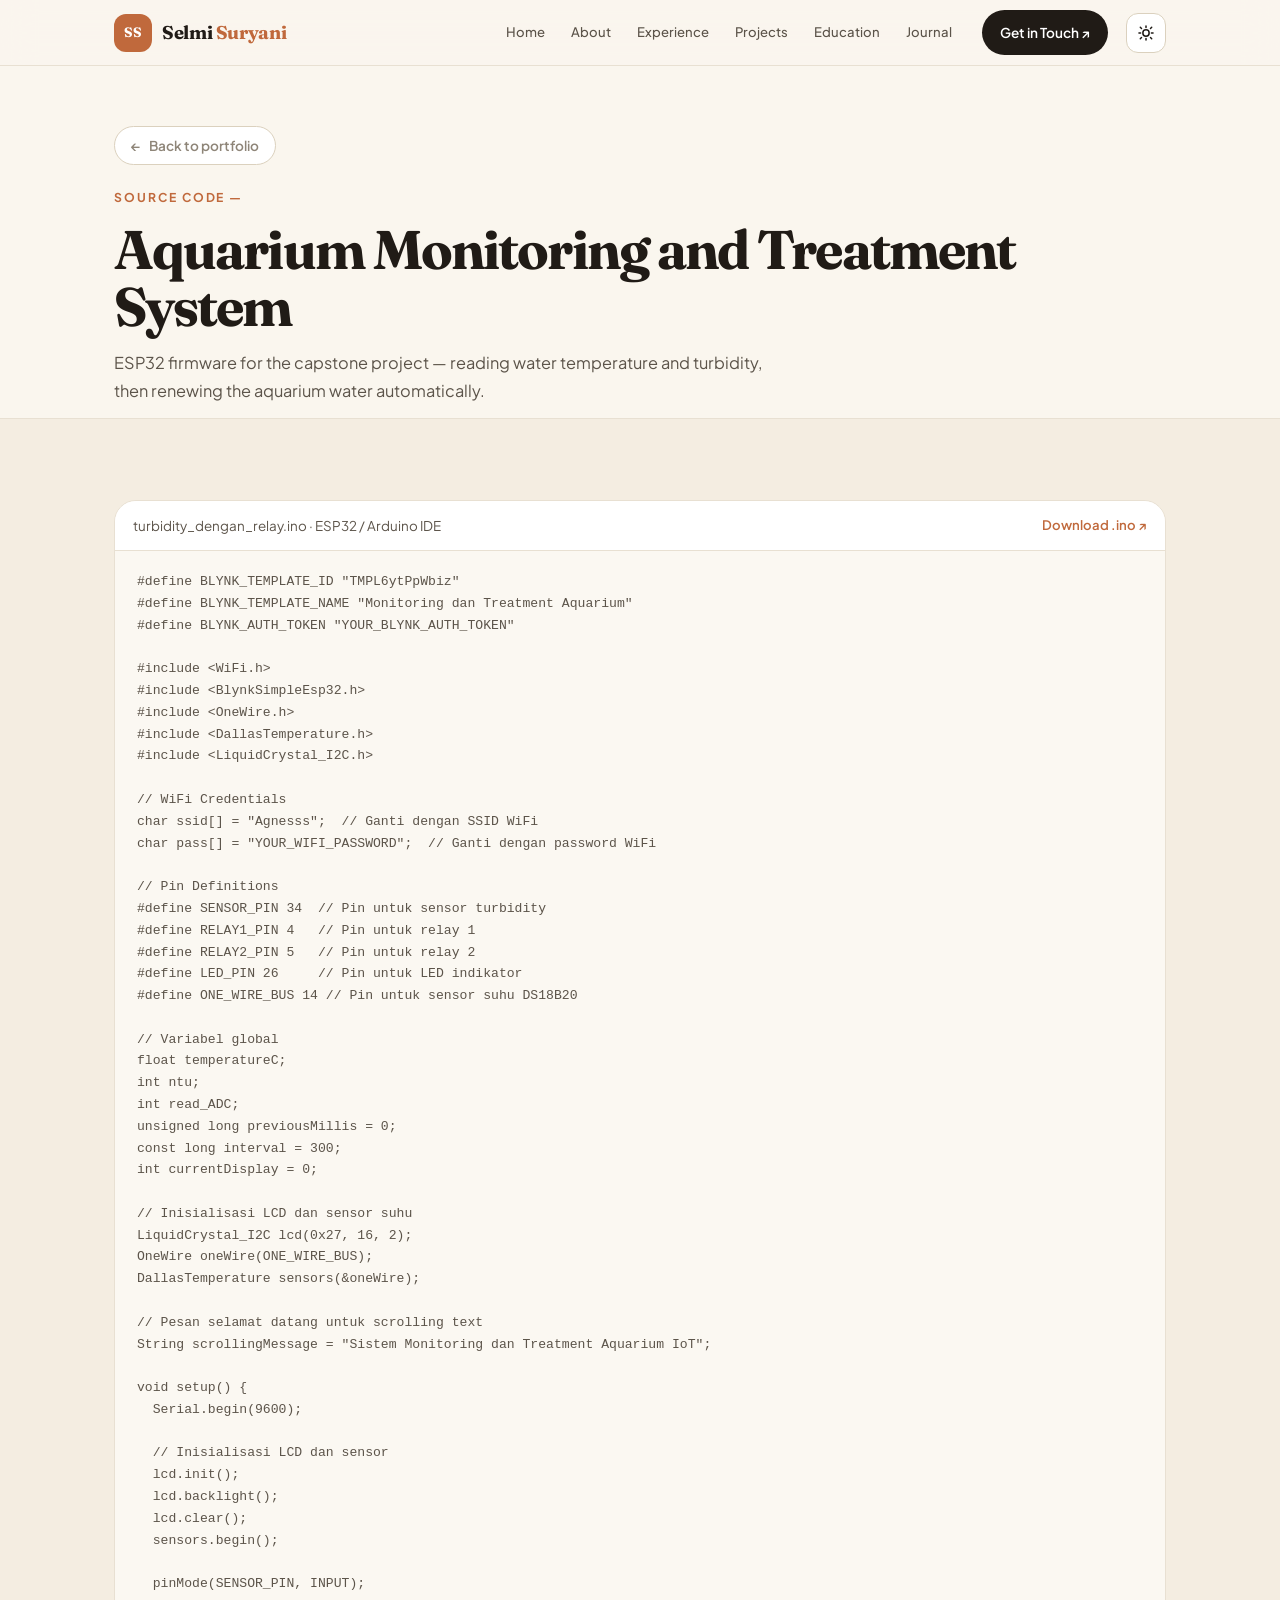
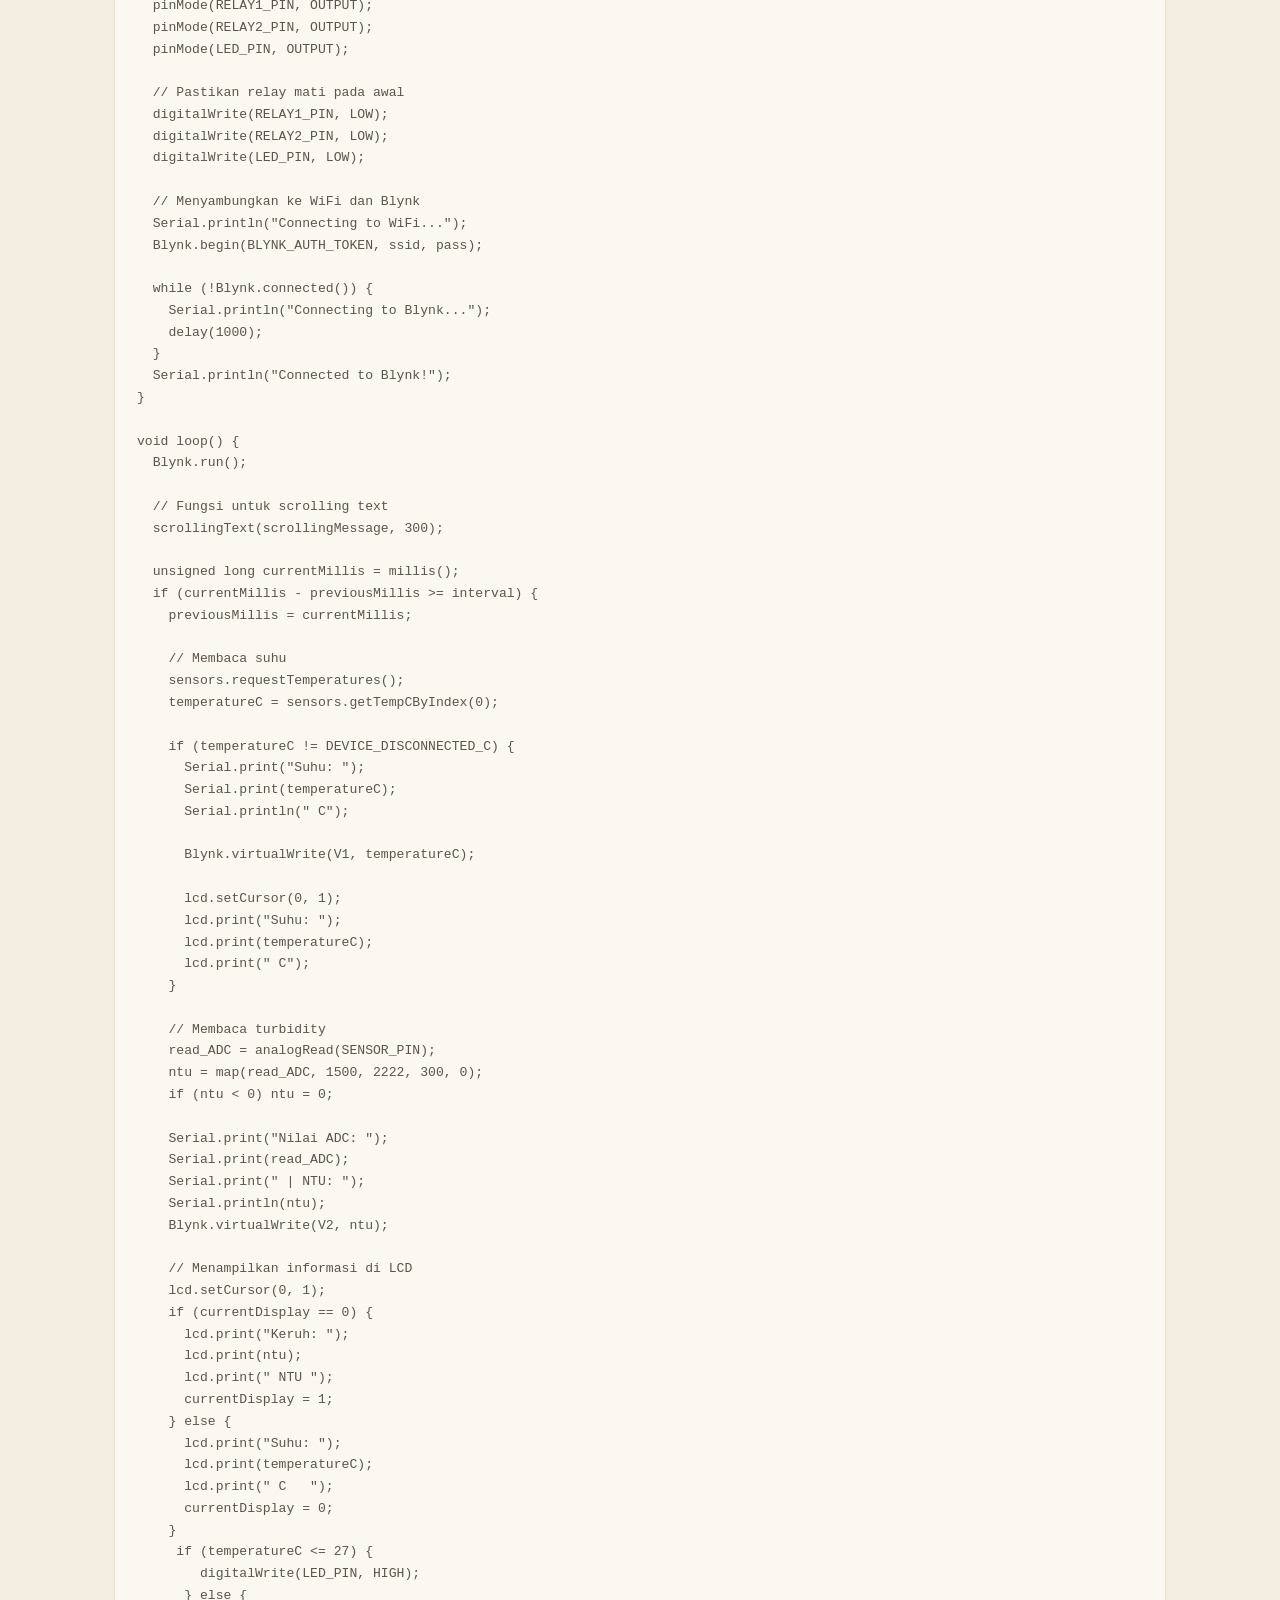
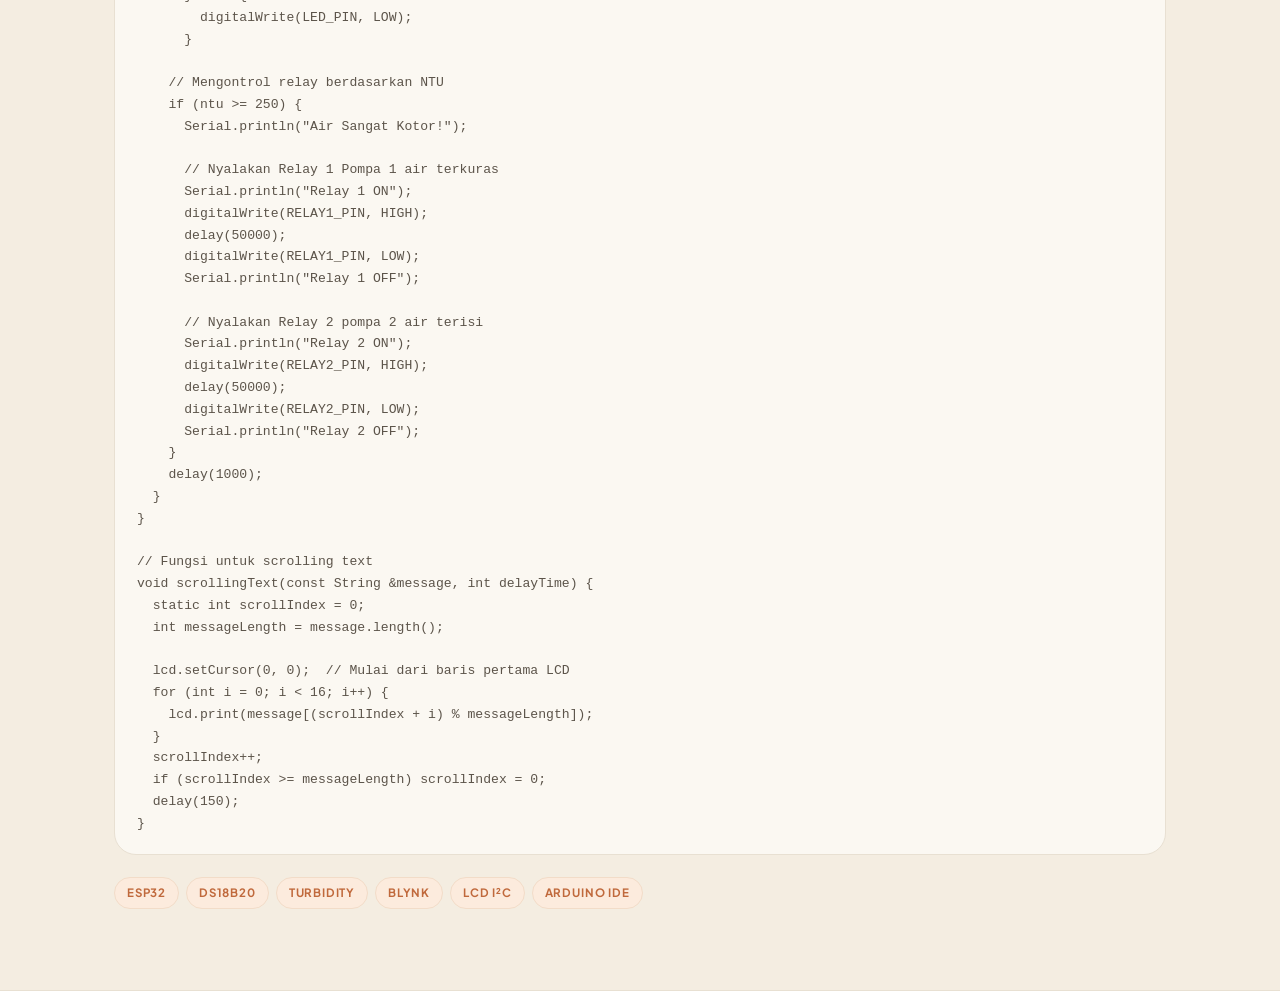
<file: code-aquarium.html>
<!DOCTYPE html>
<html lang="en">
<head>
<meta charset="UTF-8" />
<meta name="viewport" content="width=device-width, initial-scale=1" />
<meta name="color-scheme" content="light dark" />
<title>Source Code — Aquarium Monitoring · Selmi Suryani</title>
<meta name="description" content="ESP32 firmware for the IoT aquarium monitoring and treatment capstone project — reading water temperature and turbidity on a DS18B20 and a turbidity sensor, driving two pumps to renew the water automatically." />

<link rel="preconnect" href="https://fonts.googleapis.com">
<link rel="preconnect" href="https://fonts.gstatic.com" crossorigin>
<link href="https://fonts.googleapis.com/css2?family=Fraunces:opsz,wght@9..144,500;9..144,600;9..144,700&family=Plus+Jakarta+Sans:wght@400;500;600;700&display=swap" rel="stylesheet">
<link rel="stylesheet" href="assets/css/style.css" />
<link rel="icon" href="data:image/svg+xml,<svg xmlns='http://www.w3.org/2000/svg' viewBox='0 0 100 100'><rect width='100' height='100' rx='24' fill='%23F6F1E6'/><text y='70' x='50' font-size='54' font-family='Georgia,serif' font-weight='bold' fill='%23C0693C' text-anchor='middle'>S</text></svg>" />
<script>
/* Terapkan tema sebelum halaman digambar, supaya tidak berkedip. */
(function () {
  try {
    var saved = localStorage.getItem('theme');
    if (saved === 'light' || saved === 'dark') {
      document.documentElement.setAttribute('data-theme', saved);
    }
  } catch (e) {}
})();
</script>
</head>
<body class="page-journal">

<header class="nav is-stuck" id="nav">
  <div class="nav__in">
    <a href="index.html" class="logo">
      <span class="logo__mark">SS</span>
      <span class="logo__txt">Selmi<span> Suryani</span></span>
    </a>
    <nav class="nav__links" id="navLinks">
      <a href="index.html">Home</a>
      <a href="index.html#about">About</a>
      <a href="index.html#experience">Experience</a>
      <a href="index.html#projects">Projects</a>
      <a href="index.html#education">Education</a>
      <a href="journal.html">Journal</a>
    </nav>
    <a href="index.html#contact" class="nav__cta">Get in Touch <span aria-hidden="true">&#8599;</span></a>
    <button class="theme-btn" id="themeBtn" type="button" aria-label="Switch to dark theme" title="Switch theme">
      <span class="theme-btn__ic" aria-hidden="true">
        <svg class="theme-btn__sun" viewBox="0 0 24 24" fill="none" stroke="currentColor" stroke-width="2" stroke-linecap="round">
          <circle cx="12" cy="12" r="4.2"/>
          <path d="M12 2.6v2.2M12 19.2v2.2M4.4 4.4l1.6 1.6M18 18l1.6 1.6M2.6 12h2.2M19.2 12h2.2M4.4 19.6l1.6-1.6M18 6l1.6-1.6"/>
        </svg>
        <svg class="theme-btn__moon" viewBox="0 0 24 24" fill="none" stroke="currentColor" stroke-width="2" stroke-linecap="round" stroke-linejoin="round">
          <path d="M20.5 14.6A8.6 8.6 0 1 1 9.4 3.5a6.9 6.9 0 0 0 11.1 11.1z"/>
        </svg>
      </span>
    </button>
    <button class="nav__burger" id="burger" aria-label="Open menu" aria-expanded="false">
      <span></span><span></span>
    </button>
  </div>
</header>

<main>

<section class="jhead">
  <div class="wrap">
    <a href="index.html#projects" class="backlink">
      <span aria-hidden="true">&#8592;</span> Back to portfolio
    </a>
    <p class="eyebrow">Source Code &mdash;</p>
    <h1 class="jhead__title">Aquarium Monitoring and Treatment System</h1>
    <p class="jhead__lead">
      ESP32 firmware for the capstone project &mdash; reading water temperature and turbidity,
      then renewing the aquarium water automatically.
    </p>
  </div>
</section>

<section class="sec sec--cream">
  <div class="wrap">
    <div class="code">
      <div class="code__head">
        <span class="code__name">turbidity_dengan_relay.ino &middot; ESP32 / Arduino IDE</span>
        <a class="code__dl" href="assets/code/aquarium-monitoring-esp32.ino" download>Download .ino <span aria-hidden="true">&#8599;</span></a>
      </div>
      <pre><code>#define BLYNK_TEMPLATE_ID &quot;TMPL6ytPpWbiz&quot;
#define BLYNK_TEMPLATE_NAME &quot;Monitoring dan Treatment Aquarium&quot;
#define BLYNK_AUTH_TOKEN &quot;YOUR_BLYNK_AUTH_TOKEN&quot;

#include &lt;WiFi.h&gt;
#include &lt;BlynkSimpleEsp32.h&gt;
#include &lt;OneWire.h&gt;
#include &lt;DallasTemperature.h&gt;
#include &lt;LiquidCrystal_I2C.h&gt;

// WiFi Credentials
char ssid[] = &quot;Agnesss&quot;;  // Ganti dengan SSID WiFi
char pass[] = &quot;YOUR_WIFI_PASSWORD&quot;;  // Ganti dengan password WiFi

// Pin Definitions
#define SENSOR_PIN 34  // Pin untuk sensor turbidity
#define RELAY1_PIN 4   // Pin untuk relay 1
#define RELAY2_PIN 5   // Pin untuk relay 2
#define LED_PIN 26     // Pin untuk LED indikator
#define ONE_WIRE_BUS 14 // Pin untuk sensor suhu DS18B20

// Variabel global
float temperatureC;
int ntu;
int read_ADC;
unsigned long previousMillis = 0;
const long interval = 300;
int currentDisplay = 0;

// Inisialisasi LCD dan sensor suhu
LiquidCrystal_I2C lcd(0x27, 16, 2);
OneWire oneWire(ONE_WIRE_BUS);
DallasTemperature sensors(&amp;oneWire);

// Pesan selamat datang untuk scrolling text
String scrollingMessage = &quot;Sistem Monitoring dan Treatment Aquarium IoT&quot;;

void setup() {
  Serial.begin(9600);

  // Inisialisasi LCD dan sensor
  lcd.init();
  lcd.backlight();
  lcd.clear();
  sensors.begin();
  
  pinMode(SENSOR_PIN, INPUT);
  pinMode(RELAY1_PIN, OUTPUT);
  pinMode(RELAY2_PIN, OUTPUT);
  pinMode(LED_PIN, OUTPUT);
  
  // Pastikan relay mati pada awal
  digitalWrite(RELAY1_PIN, LOW);
  digitalWrite(RELAY2_PIN, LOW);
  digitalWrite(LED_PIN, LOW);

  // Menyambungkan ke WiFi dan Blynk
  Serial.println(&quot;Connecting to WiFi...&quot;);
  Blynk.begin(BLYNK_AUTH_TOKEN, ssid, pass);

  while (!Blynk.connected()) {
    Serial.println(&quot;Connecting to Blynk...&quot;);
    delay(1000);
  }
  Serial.println(&quot;Connected to Blynk!&quot;);
}

void loop() {
  Blynk.run();

  // Fungsi untuk scrolling text
  scrollingText(scrollingMessage, 300);

  unsigned long currentMillis = millis();
  if (currentMillis - previousMillis &gt;= interval) {
    previousMillis = currentMillis;
    
    // Membaca suhu
    sensors.requestTemperatures();
    temperatureC = sensors.getTempCByIndex(0);
    
    if (temperatureC != DEVICE_DISCONNECTED_C) {
      Serial.print(&quot;Suhu: &quot;);
      Serial.print(temperatureC);
      Serial.println(&quot; C&quot;);
      
      Blynk.virtualWrite(V1, temperatureC);
      
      lcd.setCursor(0, 1);
      lcd.print(&quot;Suhu: &quot;);
      lcd.print(temperatureC);
      lcd.print(&quot; C&quot;);
    }

    // Membaca turbidity
    read_ADC = analogRead(SENSOR_PIN);
    ntu = map(read_ADC, 1500, 2222, 300, 0);
    if (ntu &lt; 0) ntu = 0;

    Serial.print(&quot;Nilai ADC: &quot;);
    Serial.print(read_ADC);
    Serial.print(&quot; | NTU: &quot;);
    Serial.println(ntu);
    Blynk.virtualWrite(V2, ntu);

    // Menampilkan informasi di LCD
    lcd.setCursor(0, 1);
    if (currentDisplay == 0) {
      lcd.print(&quot;Keruh: &quot;);
      lcd.print(ntu);
      lcd.print(&quot; NTU &quot;);
      currentDisplay = 1;
    } else {
      lcd.print(&quot;Suhu: &quot;);
      lcd.print(temperatureC);
      lcd.print(&quot; C   &quot;);
      currentDisplay = 0;
    }
     if (temperatureC &lt;= 27) {
        digitalWrite(LED_PIN, HIGH);
      } else {
        digitalWrite(LED_PIN, LOW);
      }

    // Mengontrol relay berdasarkan NTU
    if (ntu &gt;= 250) {
      Serial.println(&quot;Air Sangat Kotor!&quot;);

      // Nyalakan Relay 1 Pompa 1 air terkuras
      Serial.println(&quot;Relay 1 ON&quot;);
      digitalWrite(RELAY1_PIN, HIGH);
      delay(50000);
      digitalWrite(RELAY1_PIN, LOW);
      Serial.println(&quot;Relay 1 OFF&quot;);

      // Nyalakan Relay 2 pompa 2 air terisi
      Serial.println(&quot;Relay 2 ON&quot;);
      digitalWrite(RELAY2_PIN, HIGH);
      delay(50000);
      digitalWrite(RELAY2_PIN, LOW);
      Serial.println(&quot;Relay 2 OFF&quot;);
    }
    delay(1000);
  }
}

// Fungsi untuk scrolling text
void scrollingText(const String &amp;message, int delayTime) {
  static int scrollIndex = 0;
  int messageLength = message.length();
  
  lcd.setCursor(0, 0);  // Mulai dari baris pertama LCD
  for (int i = 0; i &lt; 16; i++) {
    lcd.print(message[(scrollIndex + i) % messageLength]);
  }
  scrollIndex++;
  if (scrollIndex &gt;= messageLength) scrollIndex = 0;
  delay(150);
}
</code></pre>
    </div>

    <ul class="jentry__tags code__tags">
      <li>ESP32</li><li>DS18B20</li><li>Turbidity</li><li>Blynk</li><li>LCD I&sup2;C</li><li>Arduino IDE</li>
    </ul>
  </div>
</section>

</main>




<script>document.documentElement.className += ' js';</script>
<script src="assets/js/theme.js"></script>
<script src="assets/js/journal.js"></script>
</body>
</html>
</file>
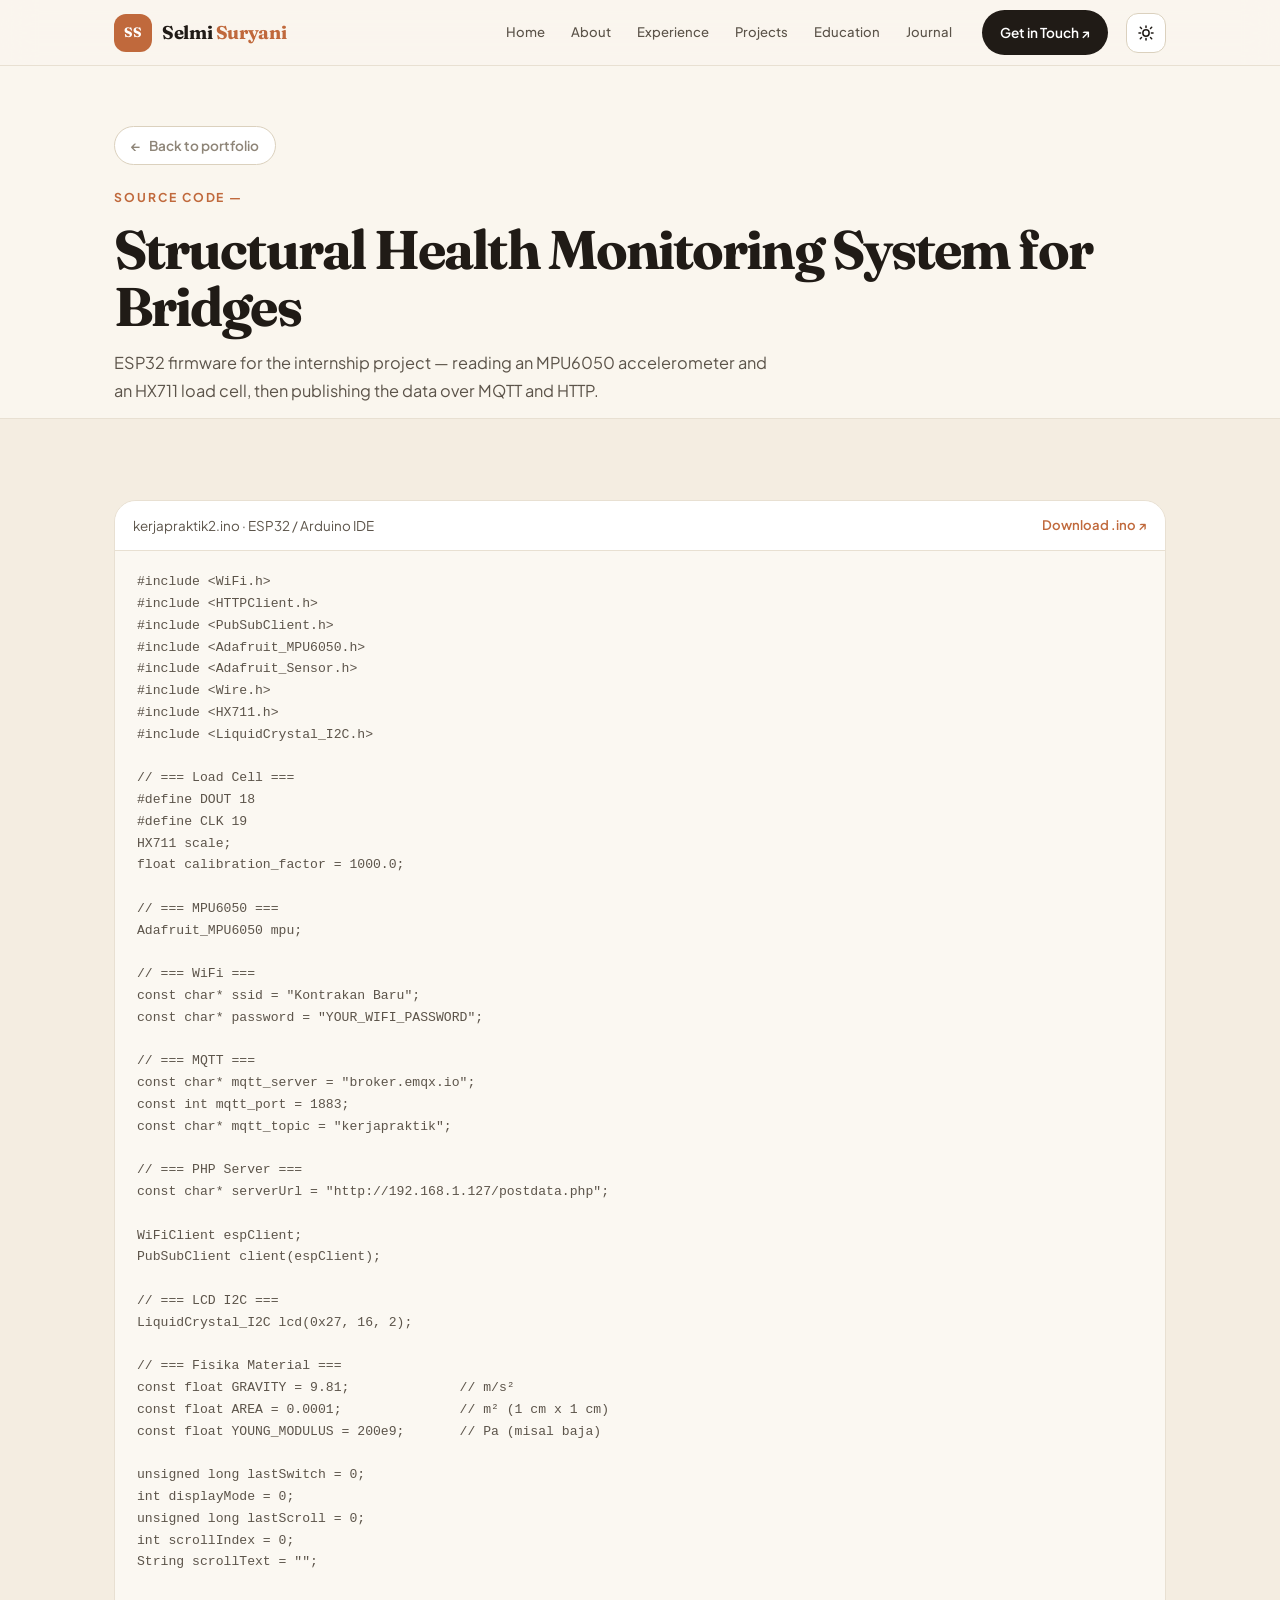
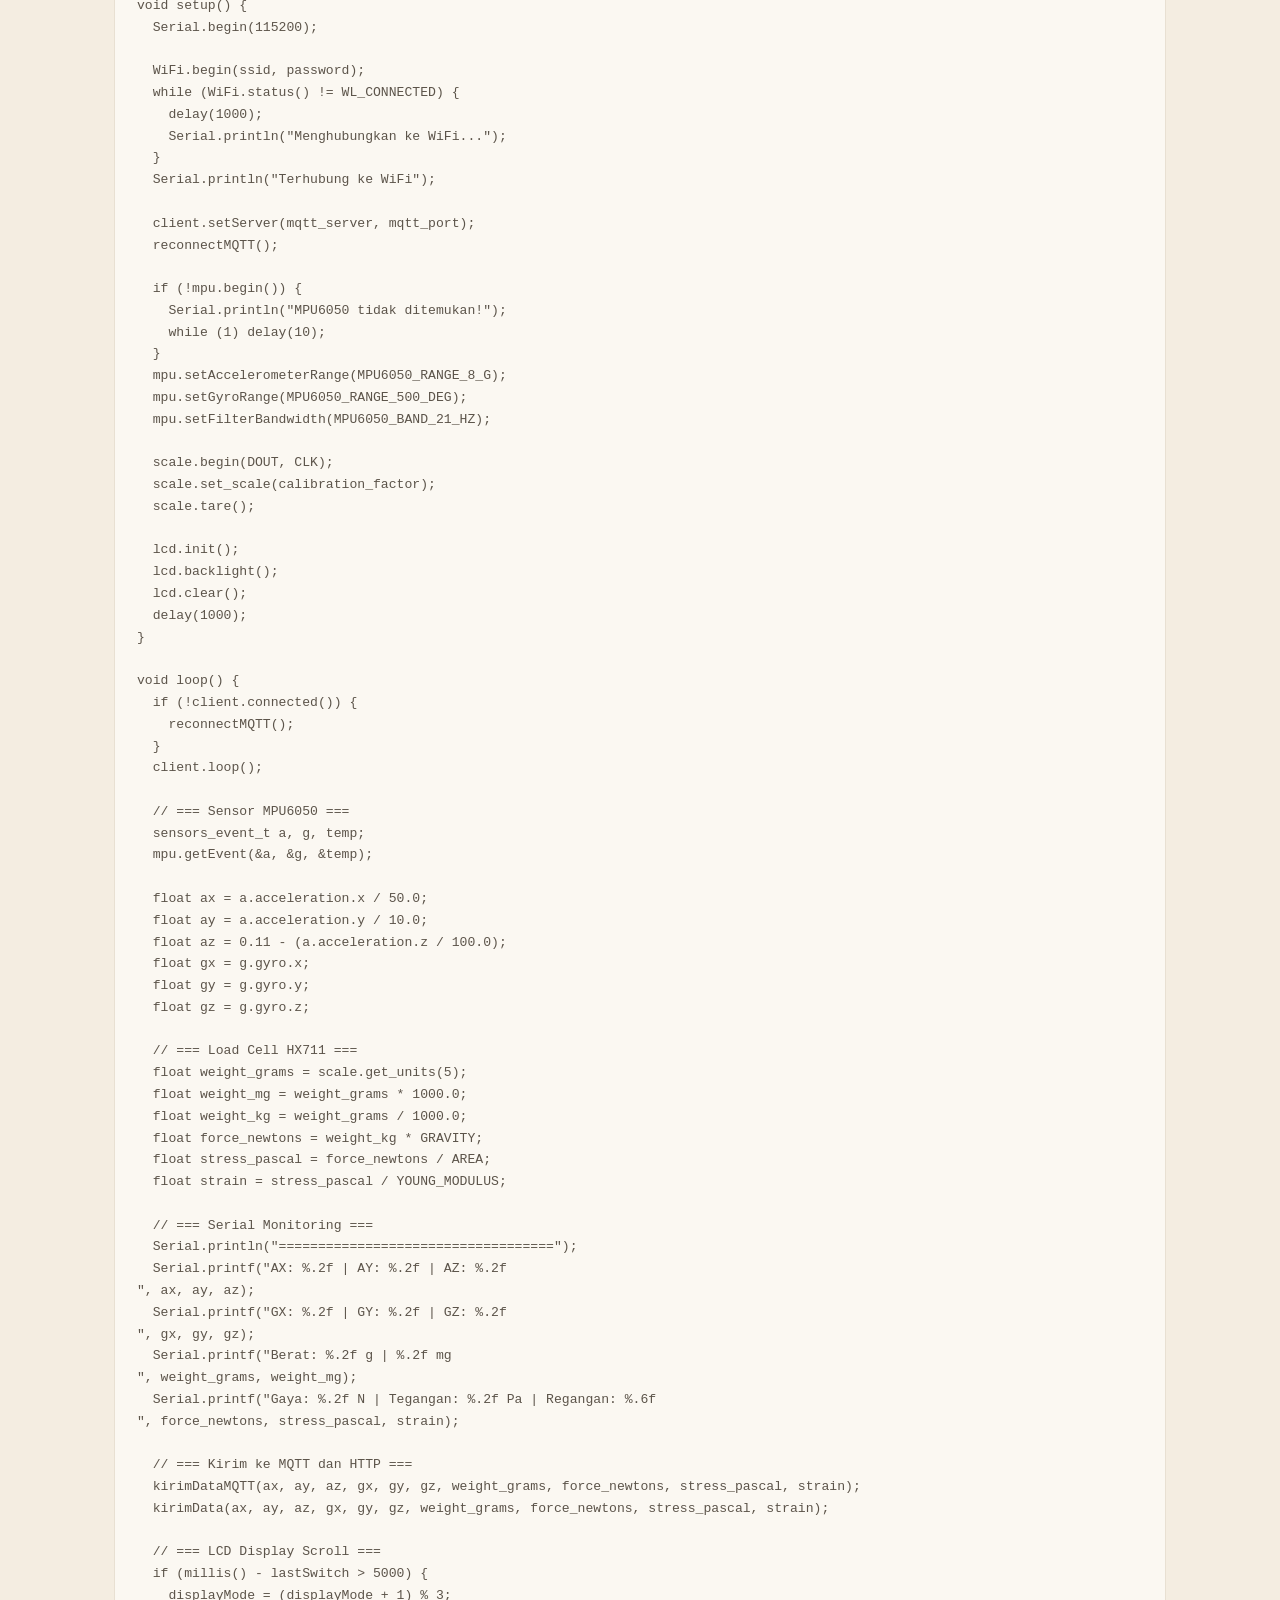
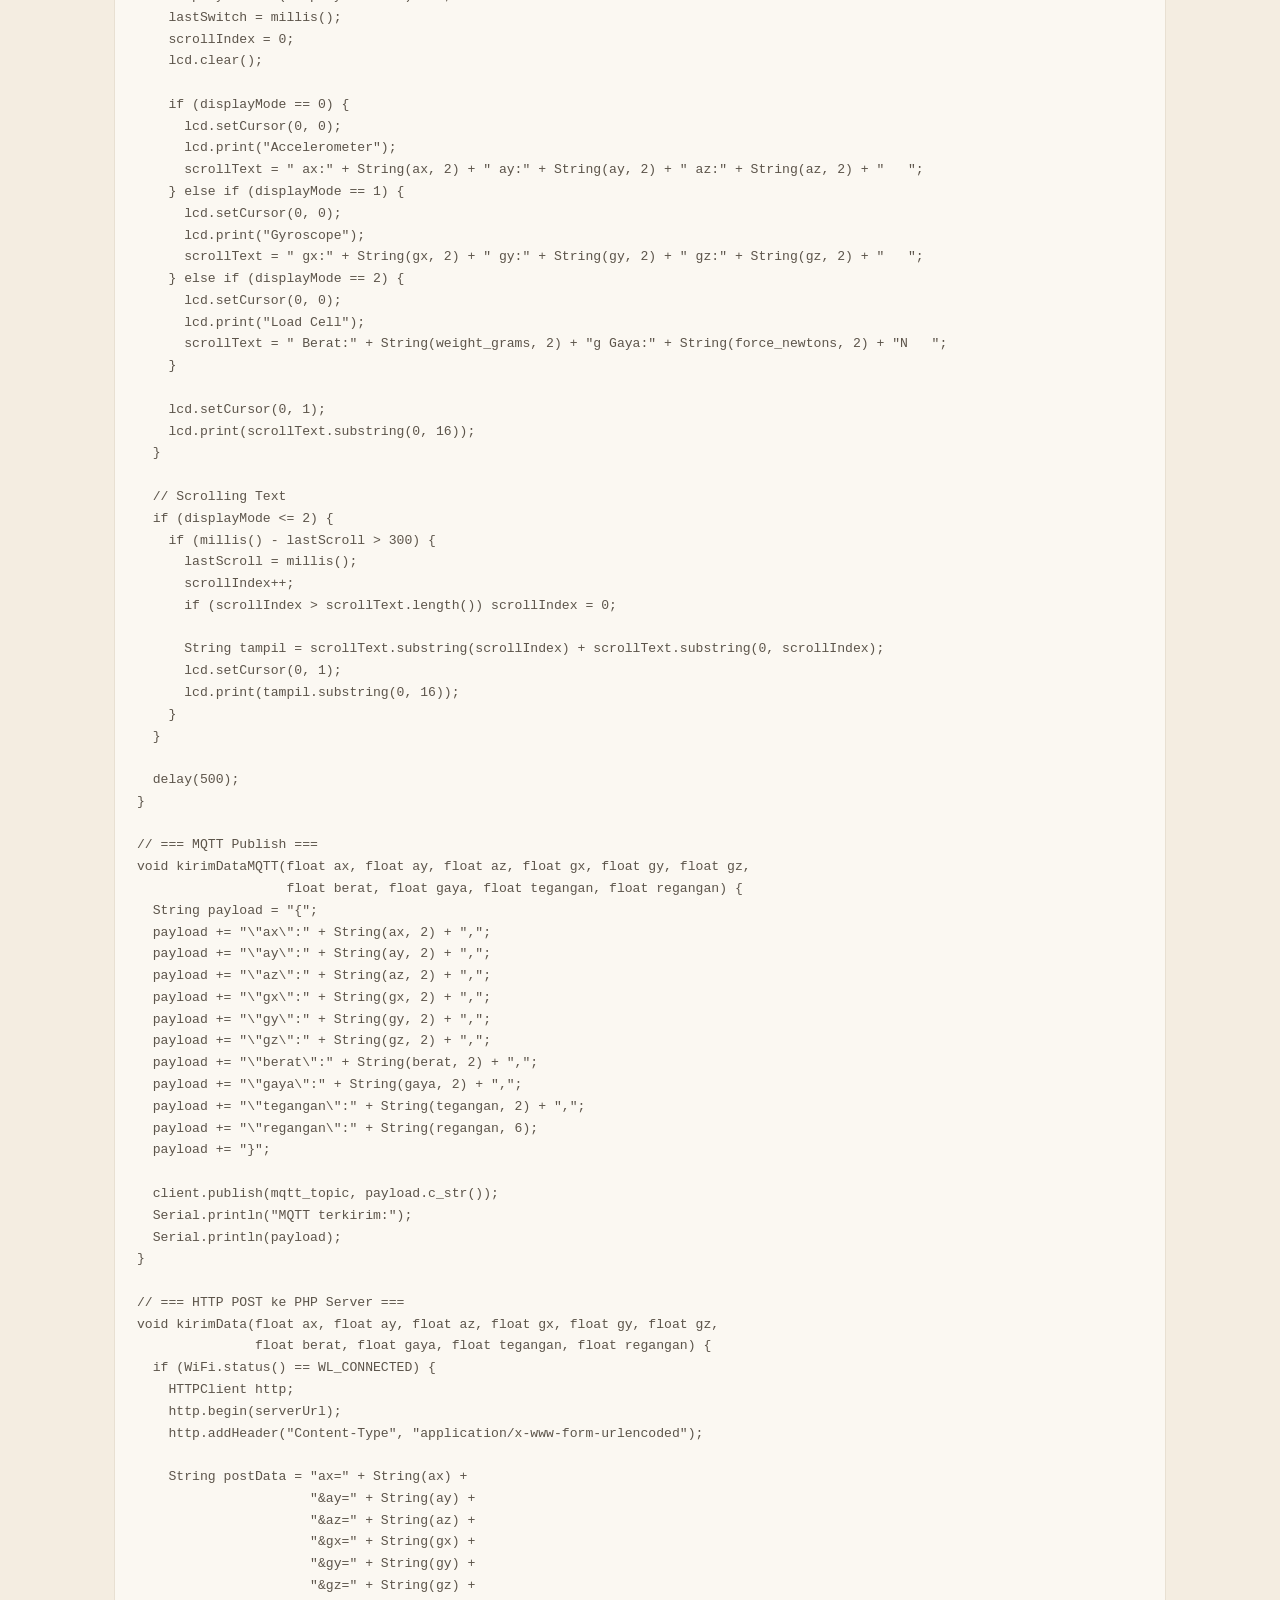
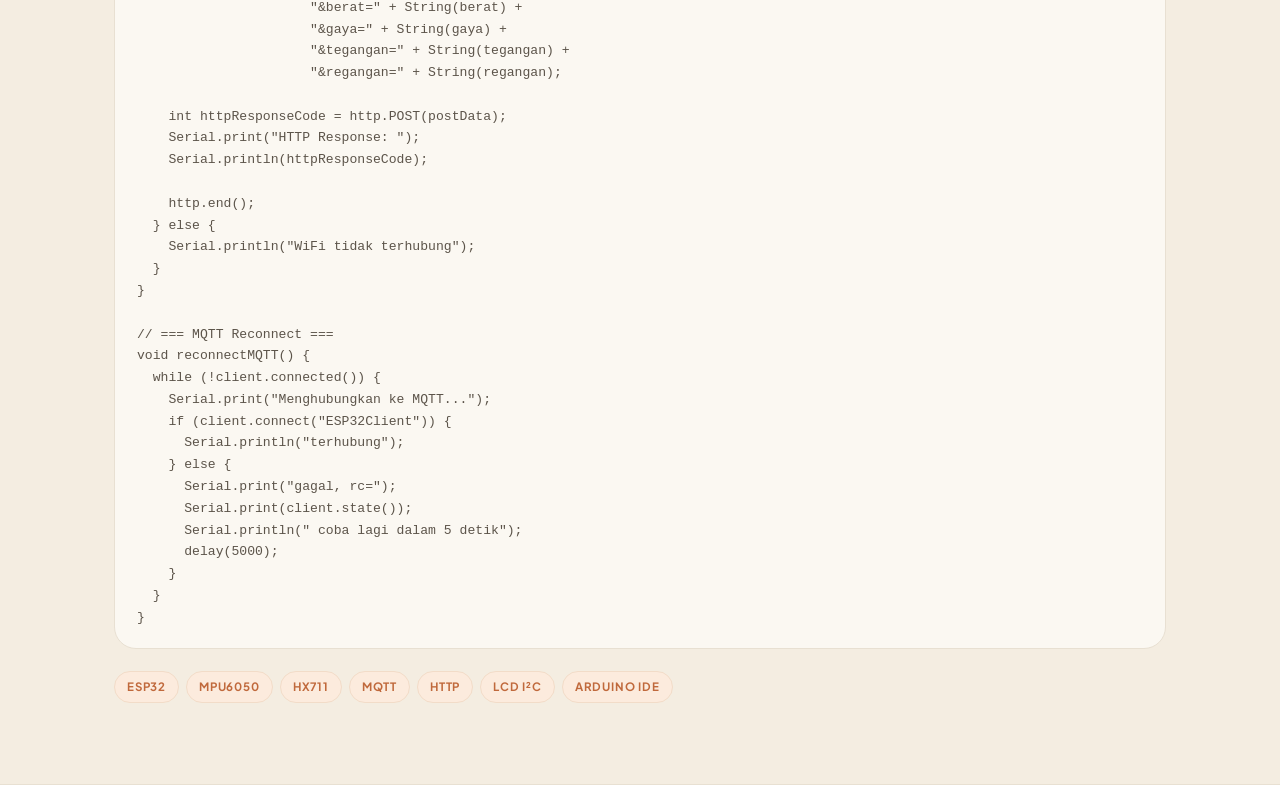
<file: code-bridge-shms.html>
<!DOCTYPE html>
<html lang="en">
<head>
<meta charset="UTF-8" />
<meta name="viewport" content="width=device-width, initial-scale=1" />
<meta name="color-scheme" content="light dark" />
<title>Source Code — Bridge SHMS · Selmi Suryani</title>
<meta name="description" content="ESP32 firmware for the IoT bridge structural health monitoring internship project — reading an MPU6050 accelerometer and an HX711 load cell, then publishing the data over MQTT and HTTP to a dashboard and database." />

<link rel="preconnect" href="https://fonts.googleapis.com">
<link rel="preconnect" href="https://fonts.gstatic.com" crossorigin>
<link href="https://fonts.googleapis.com/css2?family=Fraunces:opsz,wght@9..144,500;9..144,600;9..144,700&family=Plus+Jakarta+Sans:wght@400;500;600;700&display=swap" rel="stylesheet">
<link rel="stylesheet" href="assets/css/style.css" />
<link rel="icon" href="data:image/svg+xml,<svg xmlns='http://www.w3.org/2000/svg' viewBox='0 0 100 100'><rect width='100' height='100' rx='24' fill='%23F6F1E6'/><text y='70' x='50' font-size='54' font-family='Georgia,serif' font-weight='bold' fill='%23C0693C' text-anchor='middle'>S</text></svg>" />
<script>
/* Terapkan tema sebelum halaman digambar, supaya tidak berkedip. */
(function () {
  try {
    var saved = localStorage.getItem('theme');
    if (saved === 'light' || saved === 'dark') {
      document.documentElement.setAttribute('data-theme', saved);
    }
  } catch (e) {}
})();
</script>
</head>
<body class="page-journal">

<header class="nav is-stuck" id="nav">
  <div class="nav__in">
    <a href="index.html" class="logo">
      <span class="logo__mark">SS</span>
      <span class="logo__txt">Selmi<span> Suryani</span></span>
    </a>
    <nav class="nav__links" id="navLinks">
      <a href="index.html">Home</a>
      <a href="index.html#about">About</a>
      <a href="index.html#experience">Experience</a>
      <a href="index.html#projects">Projects</a>
      <a href="index.html#education">Education</a>
      <a href="journal.html">Journal</a>
    </nav>
    <a href="index.html#contact" class="nav__cta">Get in Touch <span aria-hidden="true">&#8599;</span></a>
    <button class="theme-btn" id="themeBtn" type="button" aria-label="Switch to dark theme" title="Switch theme">
      <span class="theme-btn__ic" aria-hidden="true">
        <svg class="theme-btn__sun" viewBox="0 0 24 24" fill="none" stroke="currentColor" stroke-width="2" stroke-linecap="round">
          <circle cx="12" cy="12" r="4.2"/>
          <path d="M12 2.6v2.2M12 19.2v2.2M4.4 4.4l1.6 1.6M18 18l1.6 1.6M2.6 12h2.2M19.2 12h2.2M4.4 19.6l1.6-1.6M18 6l1.6-1.6"/>
        </svg>
        <svg class="theme-btn__moon" viewBox="0 0 24 24" fill="none" stroke="currentColor" stroke-width="2" stroke-linecap="round" stroke-linejoin="round">
          <path d="M20.5 14.6A8.6 8.6 0 1 1 9.4 3.5a6.9 6.9 0 0 0 11.1 11.1z"/>
        </svg>
      </span>
    </button>
    <button class="nav__burger" id="burger" aria-label="Open menu" aria-expanded="false">
      <span></span><span></span>
    </button>
  </div>
</header>

<main>

<section class="jhead">
  <div class="wrap">
    <a href="index.html#projects" class="backlink">
      <span aria-hidden="true">&#8592;</span> Back to portfolio
    </a>
    <p class="eyebrow">Source Code &mdash;</p>
    <h1 class="jhead__title">Structural Health Monitoring System for Bridges</h1>
    <p class="jhead__lead">
      ESP32 firmware for the internship project &mdash; reading an MPU6050 accelerometer and an
      HX711 load cell, then publishing the data over MQTT and HTTP.
    </p>
  </div>
</section>

<section class="sec sec--cream">
  <div class="wrap">
    <div class="code">
      <div class="code__head">
        <span class="code__name">kerjapraktik2.ino &middot; ESP32 / Arduino IDE</span>
        <a class="code__dl" href="assets/code/bridge-shms-esp32.ino" download>Download .ino <span aria-hidden="true">&#8599;</span></a>
      </div>
      <pre><code>#include &lt;WiFi.h&gt;
#include &lt;HTTPClient.h&gt;
#include &lt;PubSubClient.h&gt;
#include &lt;Adafruit_MPU6050.h&gt;
#include &lt;Adafruit_Sensor.h&gt;
#include &lt;Wire.h&gt;
#include &lt;HX711.h&gt;
#include &lt;LiquidCrystal_I2C.h&gt;

// === Load Cell ===
#define DOUT 18
#define CLK 19
HX711 scale;
float calibration_factor = 1000.0;

// === MPU6050 ===
Adafruit_MPU6050 mpu;

// === WiFi ===
const char* ssid = &quot;Kontrakan Baru&quot;;
const char* password = &quot;YOUR_WIFI_PASSWORD&quot;;

// === MQTT ===
const char* mqtt_server = &quot;broker.emqx.io&quot;;
const int mqtt_port = 1883;
const char* mqtt_topic = &quot;kerjapraktik&quot;;

// === PHP Server ===
const char* serverUrl = &quot;http://192.168.1.127/postdata.php&quot;;

WiFiClient espClient;
PubSubClient client(espClient);

// === LCD I2C ===
LiquidCrystal_I2C lcd(0x27, 16, 2);

// === Fisika Material ===
const float GRAVITY = 9.81;              // m/s²
const float AREA = 0.0001;               // m² (1 cm x 1 cm)
const float YOUNG_MODULUS = 200e9;       // Pa (misal baja)

unsigned long lastSwitch = 0;
int displayMode = 0;
unsigned long lastScroll = 0;
int scrollIndex = 0;
String scrollText = &quot;&quot;;

void setup() {
  Serial.begin(115200);

  WiFi.begin(ssid, password);
  while (WiFi.status() != WL_CONNECTED) {
    delay(1000);
    Serial.println(&quot;Menghubungkan ke WiFi...&quot;);
  }
  Serial.println(&quot;Terhubung ke WiFi&quot;);

  client.setServer(mqtt_server, mqtt_port);
  reconnectMQTT();

  if (!mpu.begin()) {
    Serial.println(&quot;MPU6050 tidak ditemukan!&quot;);
    while (1) delay(10);
  }
  mpu.setAccelerometerRange(MPU6050_RANGE_8_G);
  mpu.setGyroRange(MPU6050_RANGE_500_DEG);
  mpu.setFilterBandwidth(MPU6050_BAND_21_HZ);

  scale.begin(DOUT, CLK);
  scale.set_scale(calibration_factor);
  scale.tare();

  lcd.init();
  lcd.backlight();
  lcd.clear();
  delay(1000);
}

void loop() {
  if (!client.connected()) {
    reconnectMQTT();
  }
  client.loop();

  // === Sensor MPU6050 ===
  sensors_event_t a, g, temp;
  mpu.getEvent(&amp;a, &amp;g, &amp;temp);

  float ax = a.acceleration.x / 50.0;
  float ay = a.acceleration.y / 10.0;
  float az = 0.11 - (a.acceleration.z / 100.0);
  float gx = g.gyro.x;
  float gy = g.gyro.y;
  float gz = g.gyro.z;

  // === Load Cell HX711 ===
  float weight_grams = scale.get_units(5);
  float weight_mg = weight_grams * 1000.0;
  float weight_kg = weight_grams / 1000.0;
  float force_newtons = weight_kg * GRAVITY;
  float stress_pascal = force_newtons / AREA;
  float strain = stress_pascal / YOUNG_MODULUS;

  // === Serial Monitoring ===
  Serial.println(&quot;===================================&quot;);
  Serial.printf(&quot;AX: %.2f | AY: %.2f | AZ: %.2f
&quot;, ax, ay, az);
  Serial.printf(&quot;GX: %.2f | GY: %.2f | GZ: %.2f
&quot;, gx, gy, gz);
  Serial.printf(&quot;Berat: %.2f g | %.2f mg
&quot;, weight_grams, weight_mg);
  Serial.printf(&quot;Gaya: %.2f N | Tegangan: %.2f Pa | Regangan: %.6f
&quot;, force_newtons, stress_pascal, strain);

  // === Kirim ke MQTT dan HTTP ===
  kirimDataMQTT(ax, ay, az, gx, gy, gz, weight_grams, force_newtons, stress_pascal, strain);
  kirimData(ax, ay, az, gx, gy, gz, weight_grams, force_newtons, stress_pascal, strain);

  // === LCD Display Scroll ===
  if (millis() - lastSwitch &gt; 5000) {
    displayMode = (displayMode + 1) % 3;
    lastSwitch = millis();
    scrollIndex = 0;
    lcd.clear();

    if (displayMode == 0) {
      lcd.setCursor(0, 0);
      lcd.print(&quot;Accelerometer&quot;);
      scrollText = &quot; ax:&quot; + String(ax, 2) + &quot; ay:&quot; + String(ay, 2) + &quot; az:&quot; + String(az, 2) + &quot;   &quot;;
    } else if (displayMode == 1) {
      lcd.setCursor(0, 0);
      lcd.print(&quot;Gyroscope&quot;);
      scrollText = &quot; gx:&quot; + String(gx, 2) + &quot; gy:&quot; + String(gy, 2) + &quot; gz:&quot; + String(gz, 2) + &quot;   &quot;;
    } else if (displayMode == 2) {
      lcd.setCursor(0, 0);
      lcd.print(&quot;Load Cell&quot;);
      scrollText = &quot; Berat:&quot; + String(weight_grams, 2) + &quot;g Gaya:&quot; + String(force_newtons, 2) + &quot;N   &quot;;
    }

    lcd.setCursor(0, 1);
    lcd.print(scrollText.substring(0, 16));
  }

  // Scrolling Text
  if (displayMode &lt;= 2) {
    if (millis() - lastScroll &gt; 300) {
      lastScroll = millis();
      scrollIndex++;
      if (scrollIndex &gt; scrollText.length()) scrollIndex = 0;

      String tampil = scrollText.substring(scrollIndex) + scrollText.substring(0, scrollIndex);
      lcd.setCursor(0, 1);
      lcd.print(tampil.substring(0, 16));
    }
  }

  delay(500);
}

// === MQTT Publish ===
void kirimDataMQTT(float ax, float ay, float az, float gx, float gy, float gz,
                   float berat, float gaya, float tegangan, float regangan) {
  String payload = &quot;{&quot;;
  payload += &quot;\&quot;ax\&quot;:&quot; + String(ax, 2) + &quot;,&quot;;
  payload += &quot;\&quot;ay\&quot;:&quot; + String(ay, 2) + &quot;,&quot;;
  payload += &quot;\&quot;az\&quot;:&quot; + String(az, 2) + &quot;,&quot;;
  payload += &quot;\&quot;gx\&quot;:&quot; + String(gx, 2) + &quot;,&quot;;
  payload += &quot;\&quot;gy\&quot;:&quot; + String(gy, 2) + &quot;,&quot;;
  payload += &quot;\&quot;gz\&quot;:&quot; + String(gz, 2) + &quot;,&quot;;
  payload += &quot;\&quot;berat\&quot;:&quot; + String(berat, 2) + &quot;,&quot;;
  payload += &quot;\&quot;gaya\&quot;:&quot; + String(gaya, 2) + &quot;,&quot;;
  payload += &quot;\&quot;tegangan\&quot;:&quot; + String(tegangan, 2) + &quot;,&quot;;
  payload += &quot;\&quot;regangan\&quot;:&quot; + String(regangan, 6);
  payload += &quot;}&quot;;

  client.publish(mqtt_topic, payload.c_str());
  Serial.println(&quot;MQTT terkirim:&quot;);
  Serial.println(payload);
}

// === HTTP POST ke PHP Server ===
void kirimData(float ax, float ay, float az, float gx, float gy, float gz,
               float berat, float gaya, float tegangan, float regangan) {
  if (WiFi.status() == WL_CONNECTED) {
    HTTPClient http;
    http.begin(serverUrl);
    http.addHeader(&quot;Content-Type&quot;, &quot;application/x-www-form-urlencoded&quot;);

    String postData = &quot;ax=&quot; + String(ax) +
                      &quot;&amp;ay=&quot; + String(ay) +
                      &quot;&amp;az=&quot; + String(az) +
                      &quot;&amp;gx=&quot; + String(gx) +
                      &quot;&amp;gy=&quot; + String(gy) +
                      &quot;&amp;gz=&quot; + String(gz) +
                      &quot;&amp;berat=&quot; + String(berat) +
                      &quot;&amp;gaya=&quot; + String(gaya) +
                      &quot;&amp;tegangan=&quot; + String(tegangan) +
                      &quot;&amp;regangan=&quot; + String(regangan);

    int httpResponseCode = http.POST(postData);
    Serial.print(&quot;HTTP Response: &quot;);
    Serial.println(httpResponseCode);

    http.end();
  } else {
    Serial.println(&quot;WiFi tidak terhubung&quot;);
  }
}

// === MQTT Reconnect ===
void reconnectMQTT() {
  while (!client.connected()) {
    Serial.print(&quot;Menghubungkan ke MQTT...&quot;);
    if (client.connect(&quot;ESP32Client&quot;)) {
      Serial.println(&quot;terhubung&quot;);
    } else {
      Serial.print(&quot;gagal, rc=&quot;);
      Serial.print(client.state());
      Serial.println(&quot; coba lagi dalam 5 detik&quot;);
      delay(5000);
    }
  }
}</code></pre>
    </div>

    <ul class="jentry__tags code__tags">
      <li>ESP32</li><li>MPU6050</li><li>HX711</li><li>MQTT</li><li>HTTP</li><li>LCD I&sup2;C</li><li>Arduino IDE</li>
    </ul>
  </div>
</section>

</main>




<script>document.documentElement.className += ' js';</script>
<script src="assets/js/theme.js"></script>
<script src="assets/js/journal.js"></script>
</body>
</html>
</file>
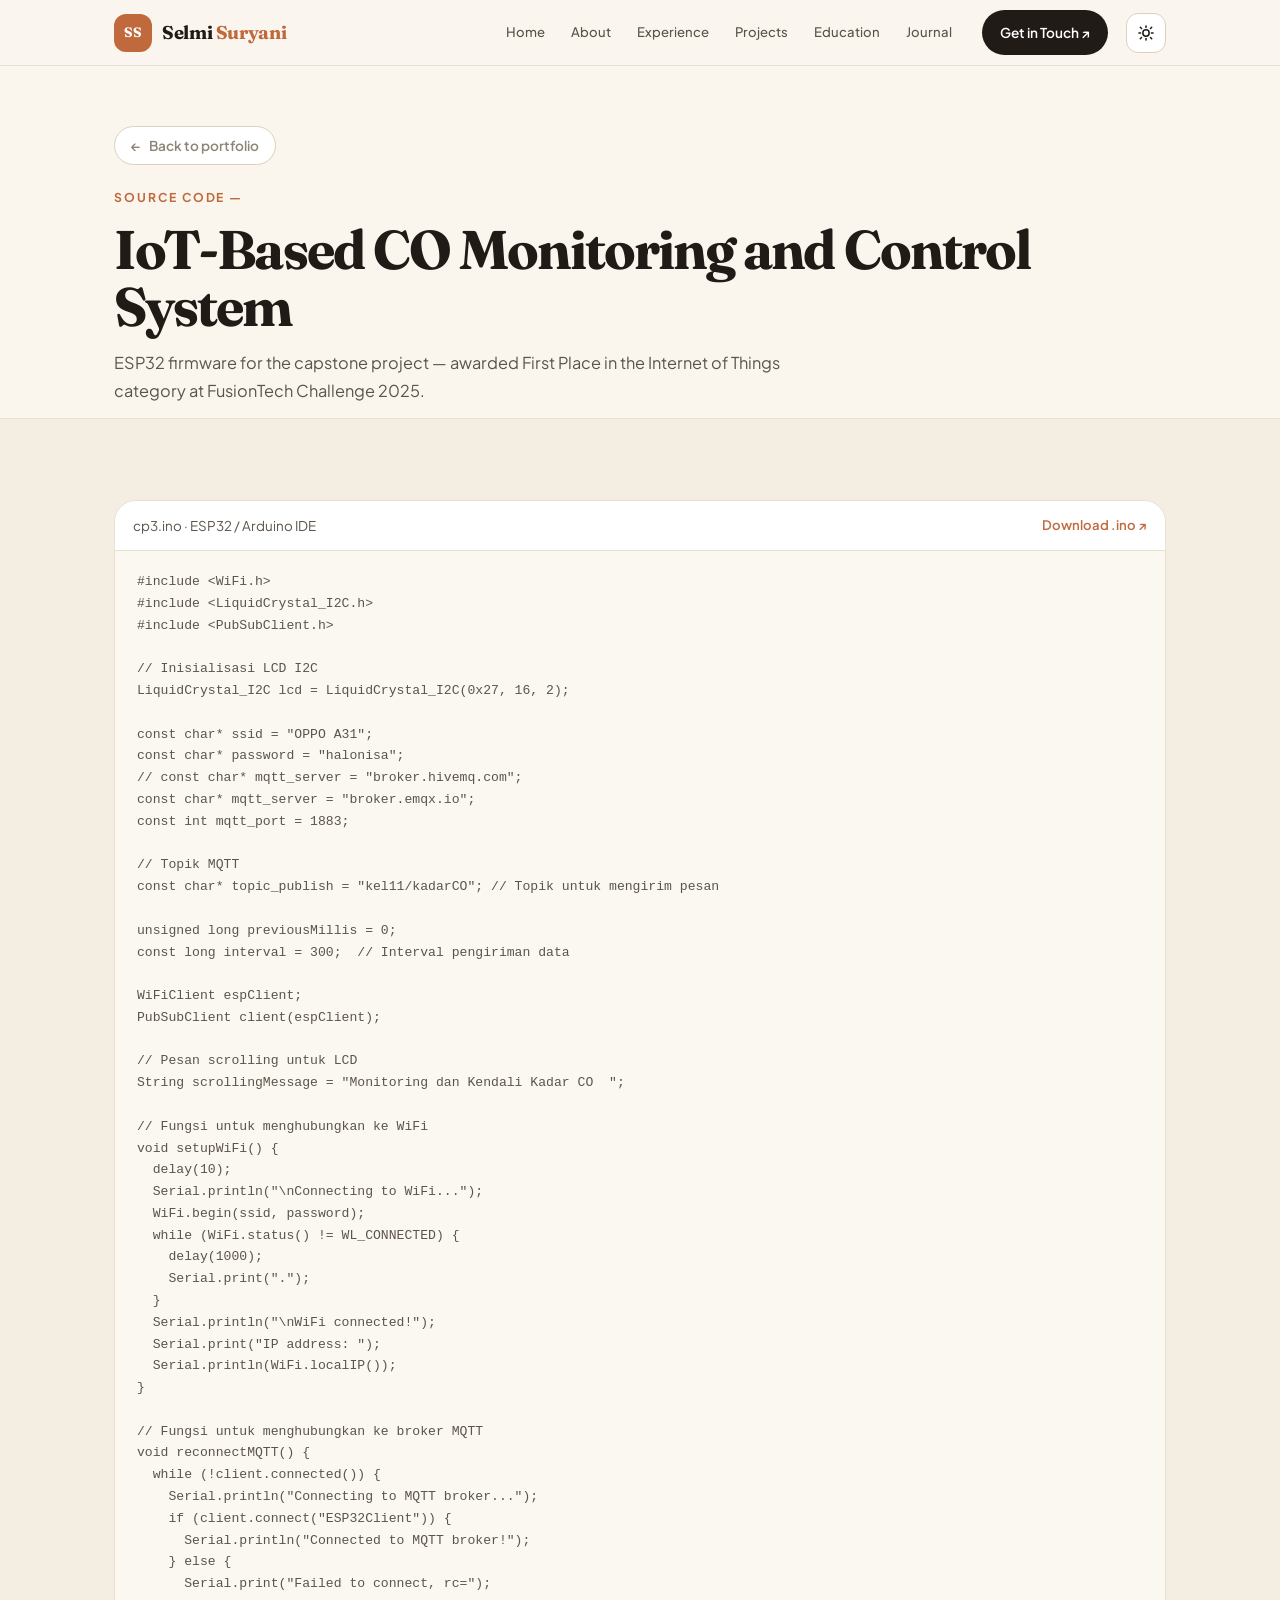
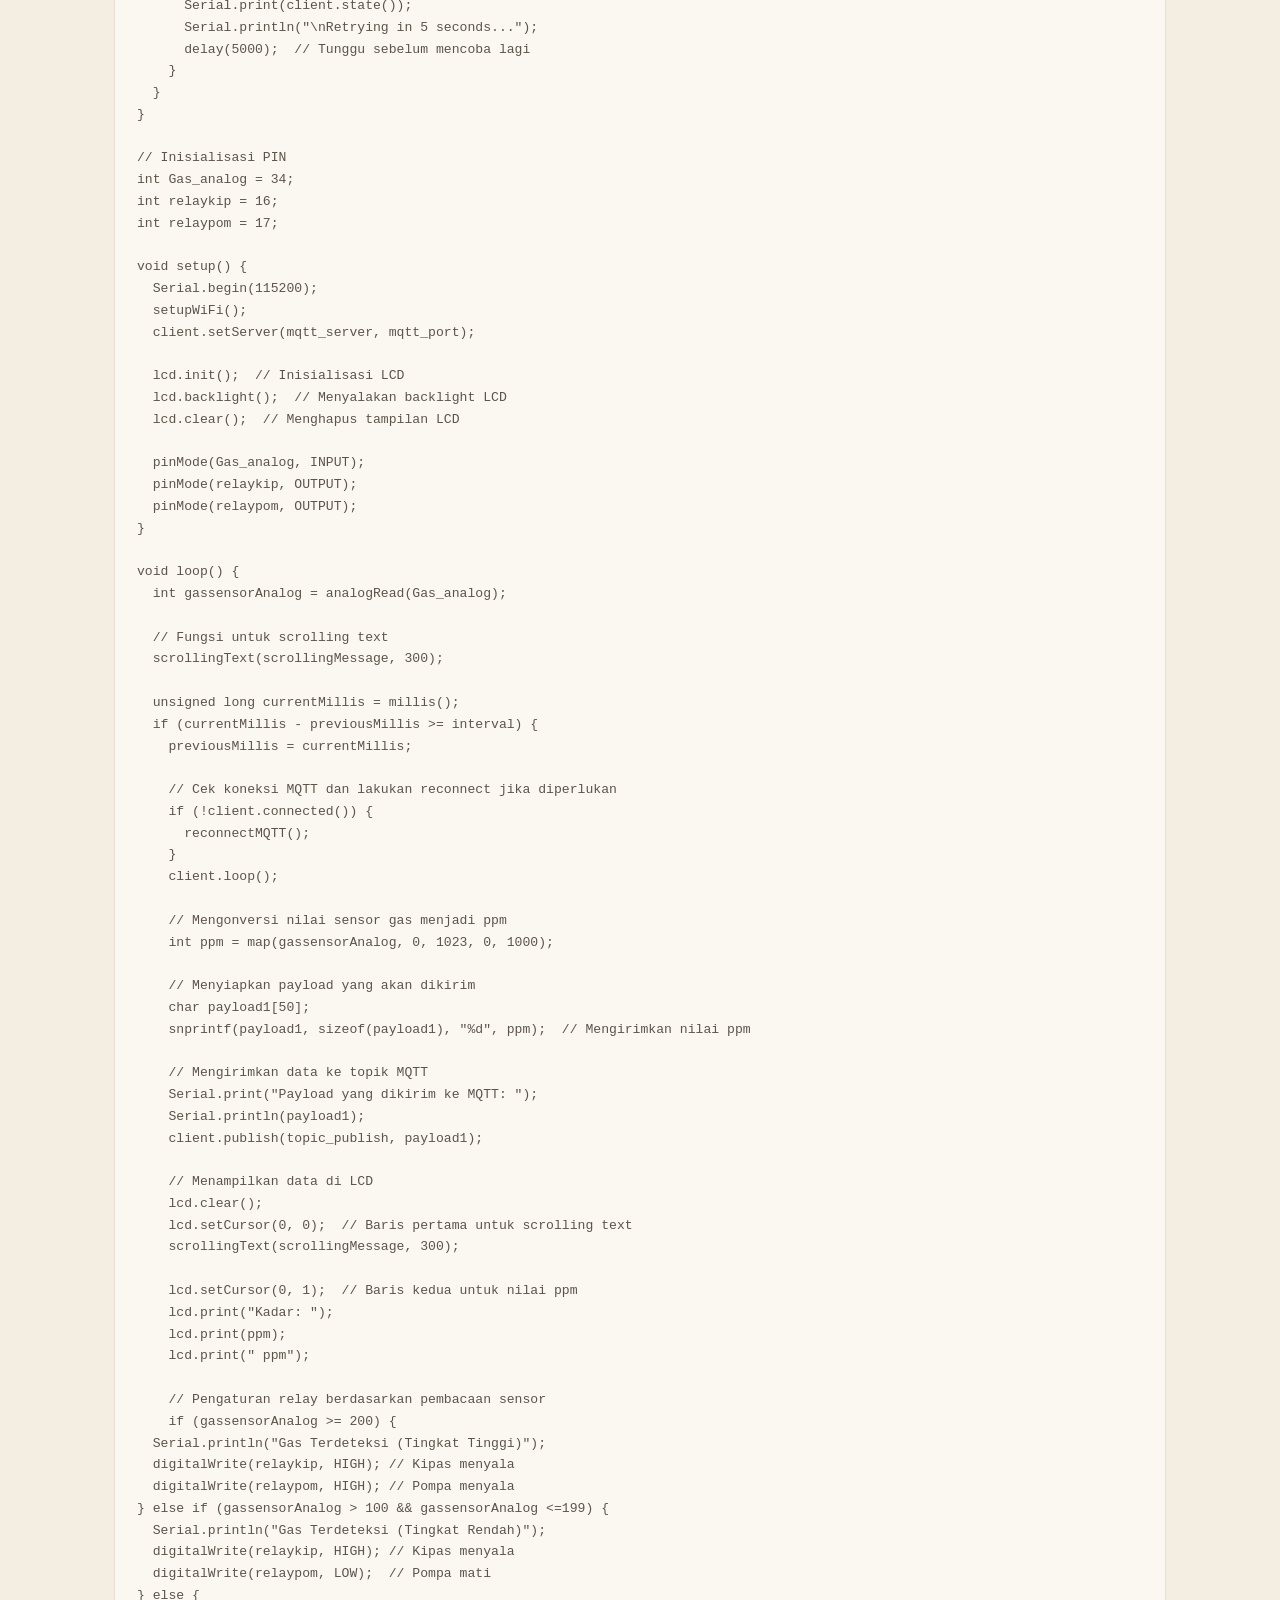
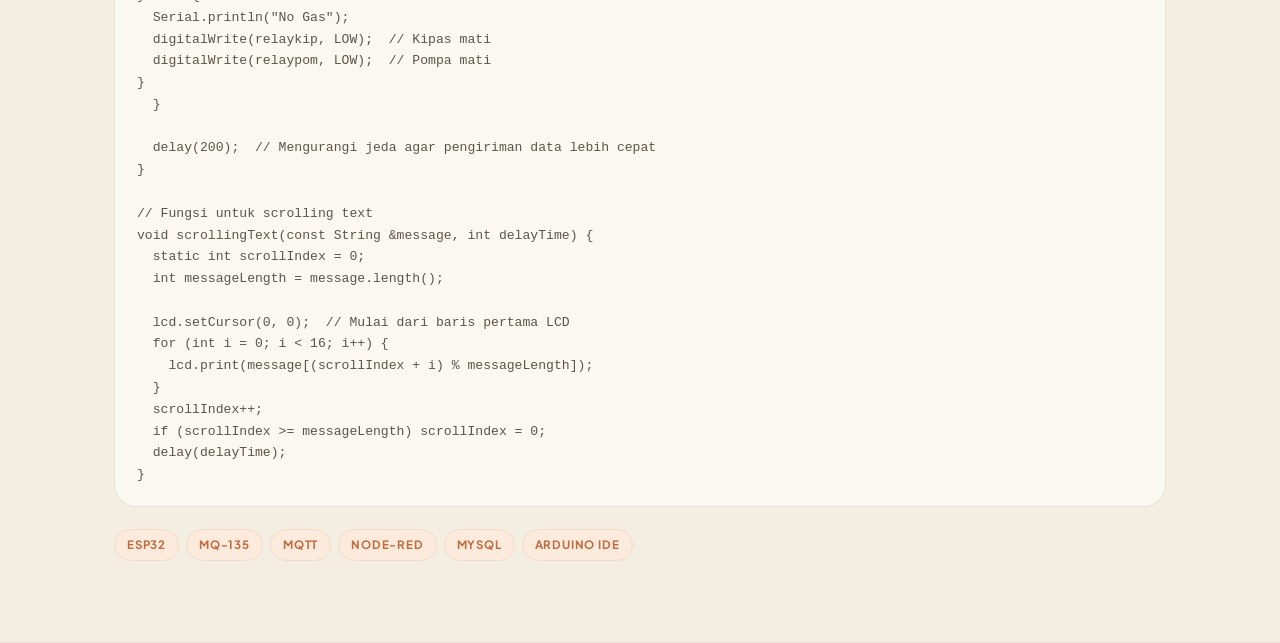
<file: code-co-monitoring.html>
<!DOCTYPE html>
<html lang="en">
<head>
<meta charset="UTF-8" />
<meta name="viewport" content="width=device-width, initial-scale=1" />
<meta name="color-scheme" content="light dark" />
<title>Source Code — Selmi Suryani</title>
<meta name="description" content="ESP32 firmware for the IoT-based CO monitoring and control system, developed for the Capstone Project and awarded 1st Place in the Internet of Things category at FusionTech Challenge 2025." />

<link rel="preconnect" href="https://fonts.googleapis.com">
<link rel="preconnect" href="https://fonts.gstatic.com" crossorigin>
<link href="https://fonts.googleapis.com/css2?family=Fraunces:opsz,wght@9..144,500;9..144,600;9..144,700&family=Plus+Jakarta+Sans:wght@400;500;600;700&display=swap" rel="stylesheet">
<link rel="stylesheet" href="assets/css/style.css" />
<link rel="icon" href="data:image/svg+xml,<svg xmlns='http://www.w3.org/2000/svg' viewBox='0 0 100 100'><rect width='100' height='100' rx='24' fill='%23F6F1E6'/><text y='70' x='50' font-size='54' font-family='Georgia,serif' font-weight='bold' fill='%23C0693C' text-anchor='middle'>S</text></svg>" />
<script>
/* Terapkan tema sebelum halaman digambar, supaya tidak berkedip. */
(function () {
  try {
    var saved = localStorage.getItem('theme');
    if (saved === 'light' || saved === 'dark') {
      document.documentElement.setAttribute('data-theme', saved);
    }
  } catch (e) {}
})();
</script>
</head>
<body class="page-journal">

<header class="nav is-stuck" id="nav">
  <div class="nav__in">
    <a href="index.html" class="logo">
      <span class="logo__mark">SS</span>
      <span class="logo__txt">Selmi<span> Suryani</span></span>
    </a>
    <nav class="nav__links" id="navLinks">
      <a href="index.html">Home</a>
      <a href="index.html#about">About</a>
      <a href="index.html#experience">Experience</a>
      <a href="index.html#projects">Projects</a>
      <a href="index.html#education">Education</a>
      <a href="journal.html">Journal</a>
    </nav>
    <a href="index.html#contact" class="nav__cta">Get in Touch <span aria-hidden="true">&#8599;</span></a>
    <button class="theme-btn" id="themeBtn" type="button" aria-label="Switch to dark theme" title="Switch theme">
      <span class="theme-btn__ic" aria-hidden="true">
        <svg class="theme-btn__sun" viewBox="0 0 24 24" fill="none" stroke="currentColor" stroke-width="2" stroke-linecap="round">
          <circle cx="12" cy="12" r="4.2"/>
          <path d="M12 2.6v2.2M12 19.2v2.2M4.4 4.4l1.6 1.6M18 18l1.6 1.6M2.6 12h2.2M19.2 12h2.2M4.4 19.6l1.6-1.6M18 6l1.6-1.6"/>
        </svg>
        <svg class="theme-btn__moon" viewBox="0 0 24 24" fill="none" stroke="currentColor" stroke-width="2" stroke-linecap="round" stroke-linejoin="round">
          <path d="M20.5 14.6A8.6 8.6 0 1 1 9.4 3.5a6.9 6.9 0 0 0 11.1 11.1z"/>
        </svg>
      </span>
    </button>
    <button class="nav__burger" id="burger" aria-label="Open menu" aria-expanded="false">
      <span></span><span></span>
    </button>
  </div>
</header>

<main>

<section class="jhead">
  <div class="wrap">
    <a href="index.html#projects" class="backlink">
      <span aria-hidden="true">&#8592;</span> Back to portfolio
    </a>
    <p class="eyebrow">Source Code &mdash;</p>
    <h1 class="jhead__title">IoT-Based CO Monitoring and Control System</h1>
    <p class="jhead__lead">
      ESP32 firmware for the capstone project &mdash; awarded First Place in the Internet of Things
      category at FusionTech Challenge 2025.
    </p>
  </div>
</section>

<section class="sec sec--cream">
  <div class="wrap">
    <div class="code">
      <div class="code__head">
        <span class="code__name">cp3.ino &middot; ESP32 / Arduino IDE</span>
        <a class="code__dl" href="assets/code/co-monitoring-esp32.ino" download>Download .ino <span aria-hidden="true">&#8599;</span></a>
      </div>
      <pre><code>#include &lt;WiFi.h&gt;
#include &lt;LiquidCrystal_I2C.h&gt;
#include &lt;PubSubClient.h&gt;

// Inisialisasi LCD I2C
LiquidCrystal_I2C lcd = LiquidCrystal_I2C(0x27, 16, 2);

const char* ssid = &quot;OPPO A31&quot;;
const char* password = &quot;halonisa&quot;;
// const char* mqtt_server = &quot;broker.hivemq.com&quot;;
const char* mqtt_server = &quot;broker.emqx.io&quot;;
const int mqtt_port = 1883;

// Topik MQTT
const char* topic_publish = &quot;kel11/kadarCO&quot;; // Topik untuk mengirim pesan

unsigned long previousMillis = 0;
const long interval = 300;  // Interval pengiriman data

WiFiClient espClient;
PubSubClient client(espClient);

// Pesan scrolling untuk LCD
String scrollingMessage = &quot;Monitoring dan Kendali Kadar CO  &quot;;

// Fungsi untuk menghubungkan ke WiFi
void setupWiFi() {
  delay(10);
  Serial.println(&quot;\nConnecting to WiFi...&quot;);
  WiFi.begin(ssid, password);
  while (WiFi.status() != WL_CONNECTED) {
    delay(1000);
    Serial.print(&quot;.&quot;);
  }
  Serial.println(&quot;\nWiFi connected!&quot;);
  Serial.print(&quot;IP address: &quot;);
  Serial.println(WiFi.localIP());
}

// Fungsi untuk menghubungkan ke broker MQTT
void reconnectMQTT() {
  while (!client.connected()) {
    Serial.println(&quot;Connecting to MQTT broker...&quot;);
    if (client.connect(&quot;ESP32Client&quot;)) {
      Serial.println(&quot;Connected to MQTT broker!&quot;);
    } else {
      Serial.print(&quot;Failed to connect, rc=&quot;);
      Serial.print(client.state());
      Serial.println(&quot;\nRetrying in 5 seconds...&quot;);
      delay(5000);  // Tunggu sebelum mencoba lagi
    }
  }
}

// Inisialisasi PIN
int Gas_analog = 34;
int relaykip = 16;
int relaypom = 17;

void setup() {
  Serial.begin(115200);
  setupWiFi();
  client.setServer(mqtt_server, mqtt_port);

  lcd.init();  // Inisialisasi LCD
  lcd.backlight();  // Menyalakan backlight LCD
  lcd.clear();  // Menghapus tampilan LCD

  pinMode(Gas_analog, INPUT);
  pinMode(relaykip, OUTPUT);
  pinMode(relaypom, OUTPUT);
}

void loop() {
  int gassensorAnalog = analogRead(Gas_analog);

  // Fungsi untuk scrolling text
  scrollingText(scrollingMessage, 300);

  unsigned long currentMillis = millis();
  if (currentMillis - previousMillis &gt;= interval) {
    previousMillis = currentMillis;

    // Cek koneksi MQTT dan lakukan reconnect jika diperlukan
    if (!client.connected()) {
      reconnectMQTT();
    }
    client.loop();

    // Mengonversi nilai sensor gas menjadi ppm
    int ppm = map(gassensorAnalog, 0, 1023, 0, 1000);

    // Menyiapkan payload yang akan dikirim
    char payload1[50];
    snprintf(payload1, sizeof(payload1), &quot;%d&quot;, ppm);  // Mengirimkan nilai ppm

    // Mengirimkan data ke topik MQTT
    Serial.print(&quot;Payload yang dikirim ke MQTT: &quot;);
    Serial.println(payload1);
    client.publish(topic_publish, payload1);

    // Menampilkan data di LCD
    lcd.clear();
    lcd.setCursor(0, 0);  // Baris pertama untuk scrolling text
    scrollingText(scrollingMessage, 300);

    lcd.setCursor(0, 1);  // Baris kedua untuk nilai ppm
    lcd.print(&quot;Kadar: &quot;);
    lcd.print(ppm);
    lcd.print(&quot; ppm&quot;);

    // Pengaturan relay berdasarkan pembacaan sensor
    if (gassensorAnalog &gt;= 200) {
  Serial.println(&quot;Gas Terdeteksi (Tingkat Tinggi)&quot;);
  digitalWrite(relaykip, HIGH); // Kipas menyala
  digitalWrite(relaypom, HIGH); // Pompa menyala
} else if (gassensorAnalog &gt; 100 &amp;&amp; gassensorAnalog &lt;=199) {
  Serial.println(&quot;Gas Terdeteksi (Tingkat Rendah)&quot;);
  digitalWrite(relaykip, HIGH); // Kipas menyala
  digitalWrite(relaypom, LOW);  // Pompa mati
} else {
  Serial.println(&quot;No Gas&quot;);
  digitalWrite(relaykip, LOW);  // Kipas mati
  digitalWrite(relaypom, LOW);  // Pompa mati
}
  }

  delay(200);  // Mengurangi jeda agar pengiriman data lebih cepat
}

// Fungsi untuk scrolling text
void scrollingText(const String &amp;message, int delayTime) {
  static int scrollIndex = 0;
  int messageLength = message.length();

  lcd.setCursor(0, 0);  // Mulai dari baris pertama LCD
  for (int i = 0; i &lt; 16; i++) {
    lcd.print(message[(scrollIndex + i) % messageLength]);
  }
  scrollIndex++;
  if (scrollIndex &gt;= messageLength) scrollIndex = 0;
  delay(delayTime);
}
</code></pre>
    </div>

    <ul class="jentry__tags code__tags">
      <li>ESP32</li><li>MQ-135</li><li>MQTT</li><li>Node-RED</li><li>MySQL</li><li>Arduino IDE</li>
    </ul>
  </div>
</section>

</main>




<script>document.documentElement.className += ' js';</script>
<script src="assets/js/theme.js"></script>
<script src="assets/js/journal.js"></script>
</body>
</html>
</file>
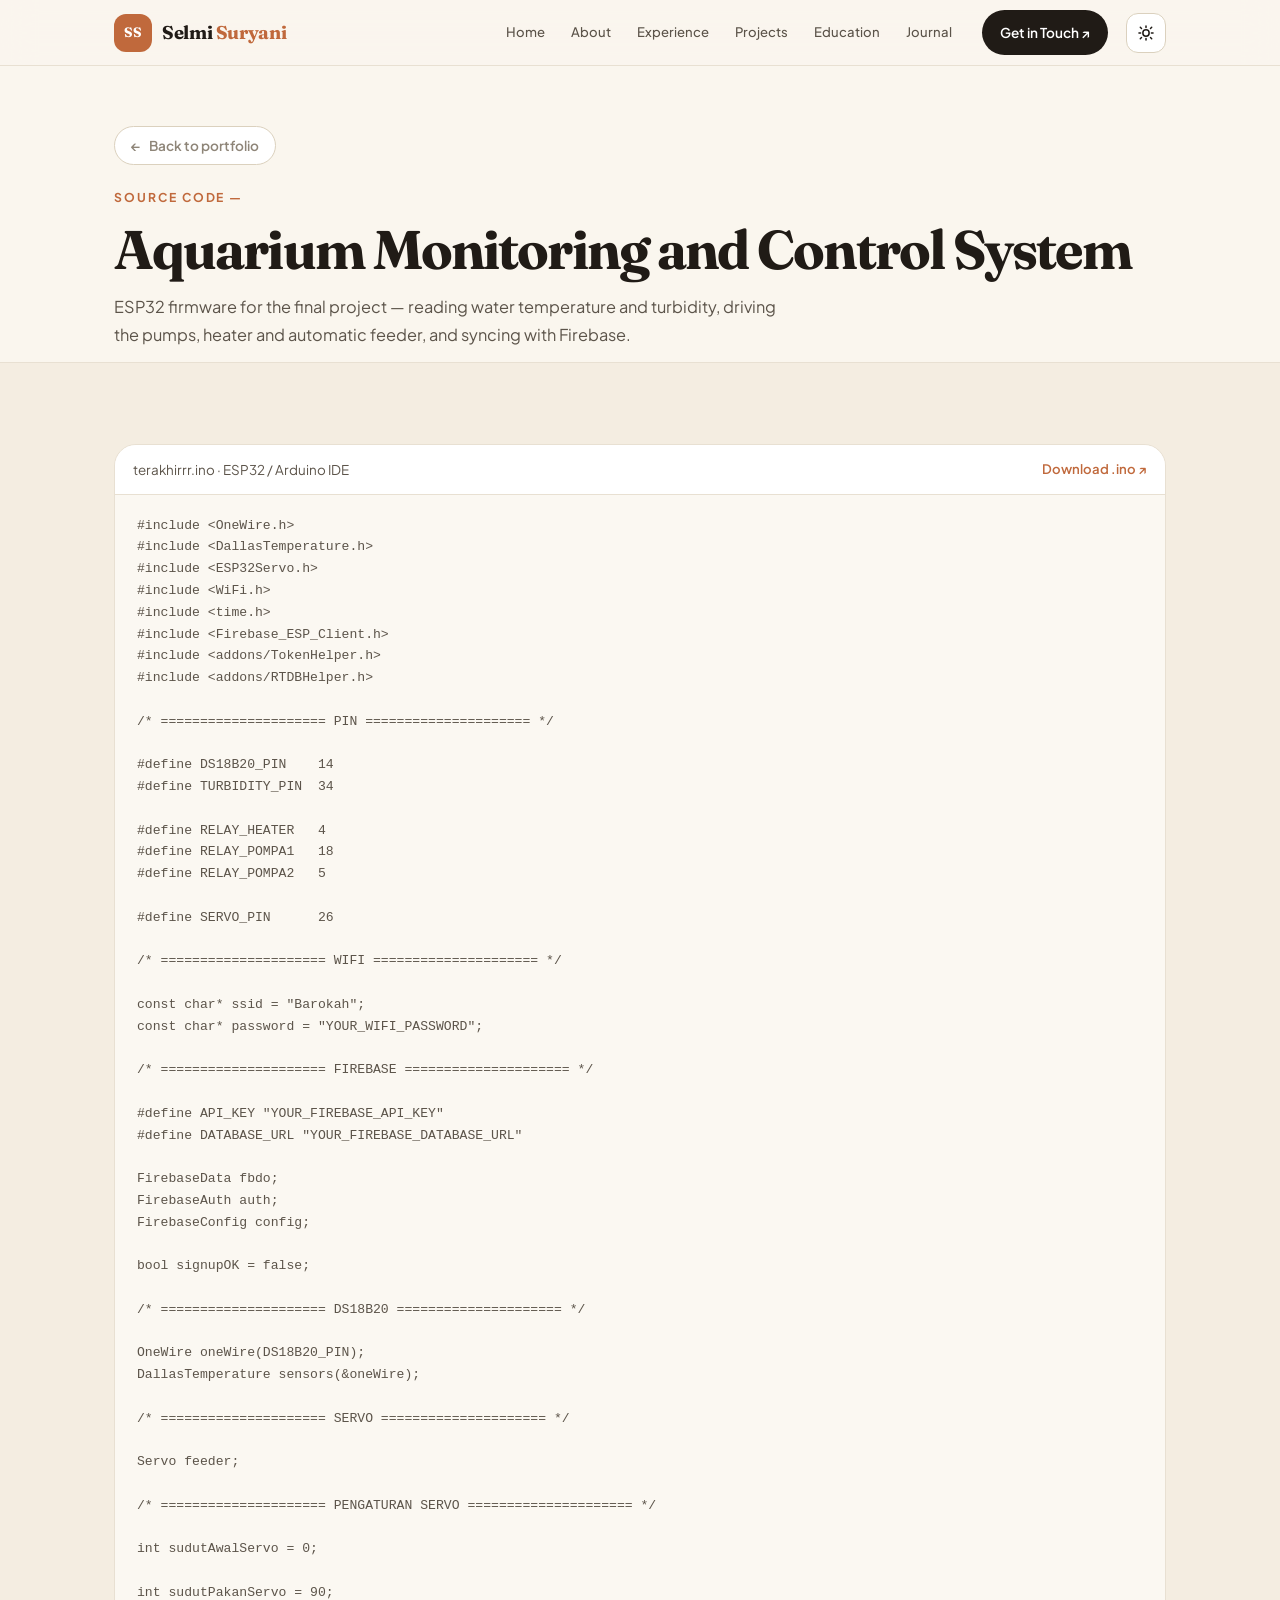
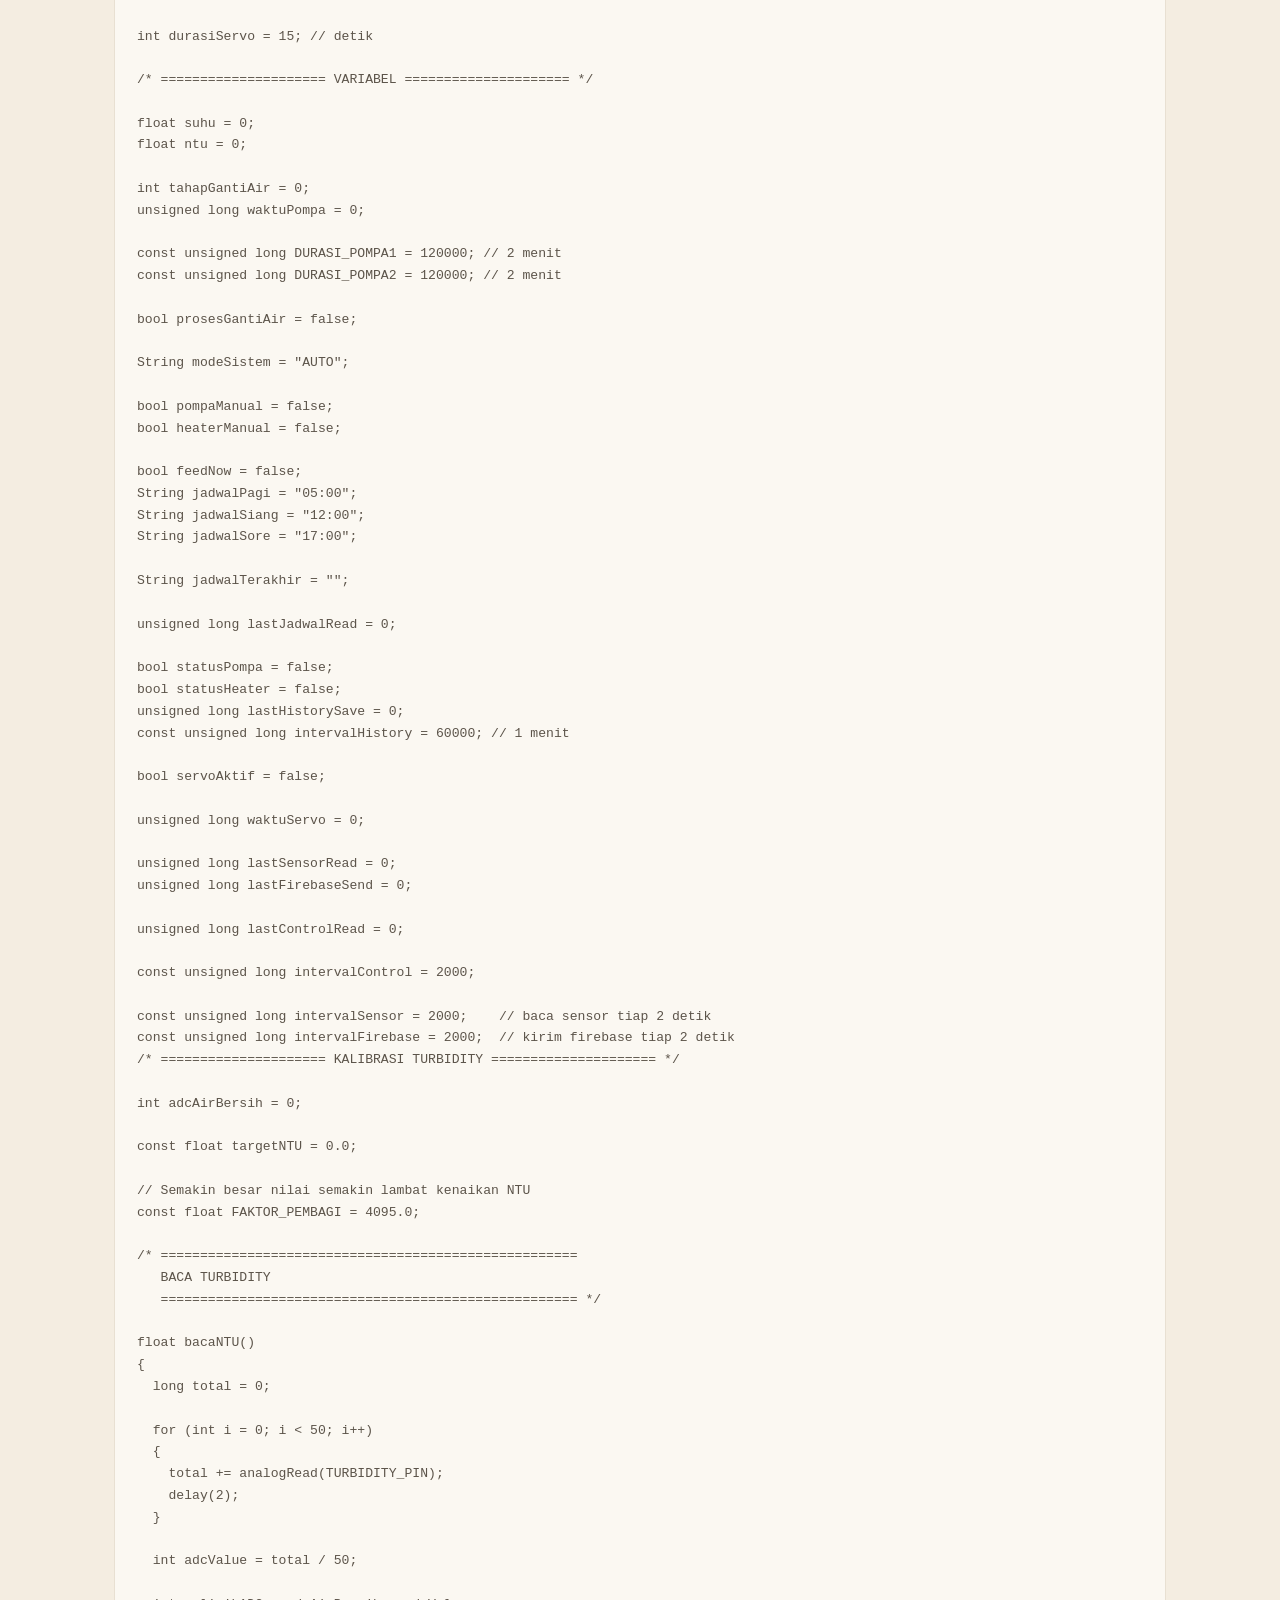
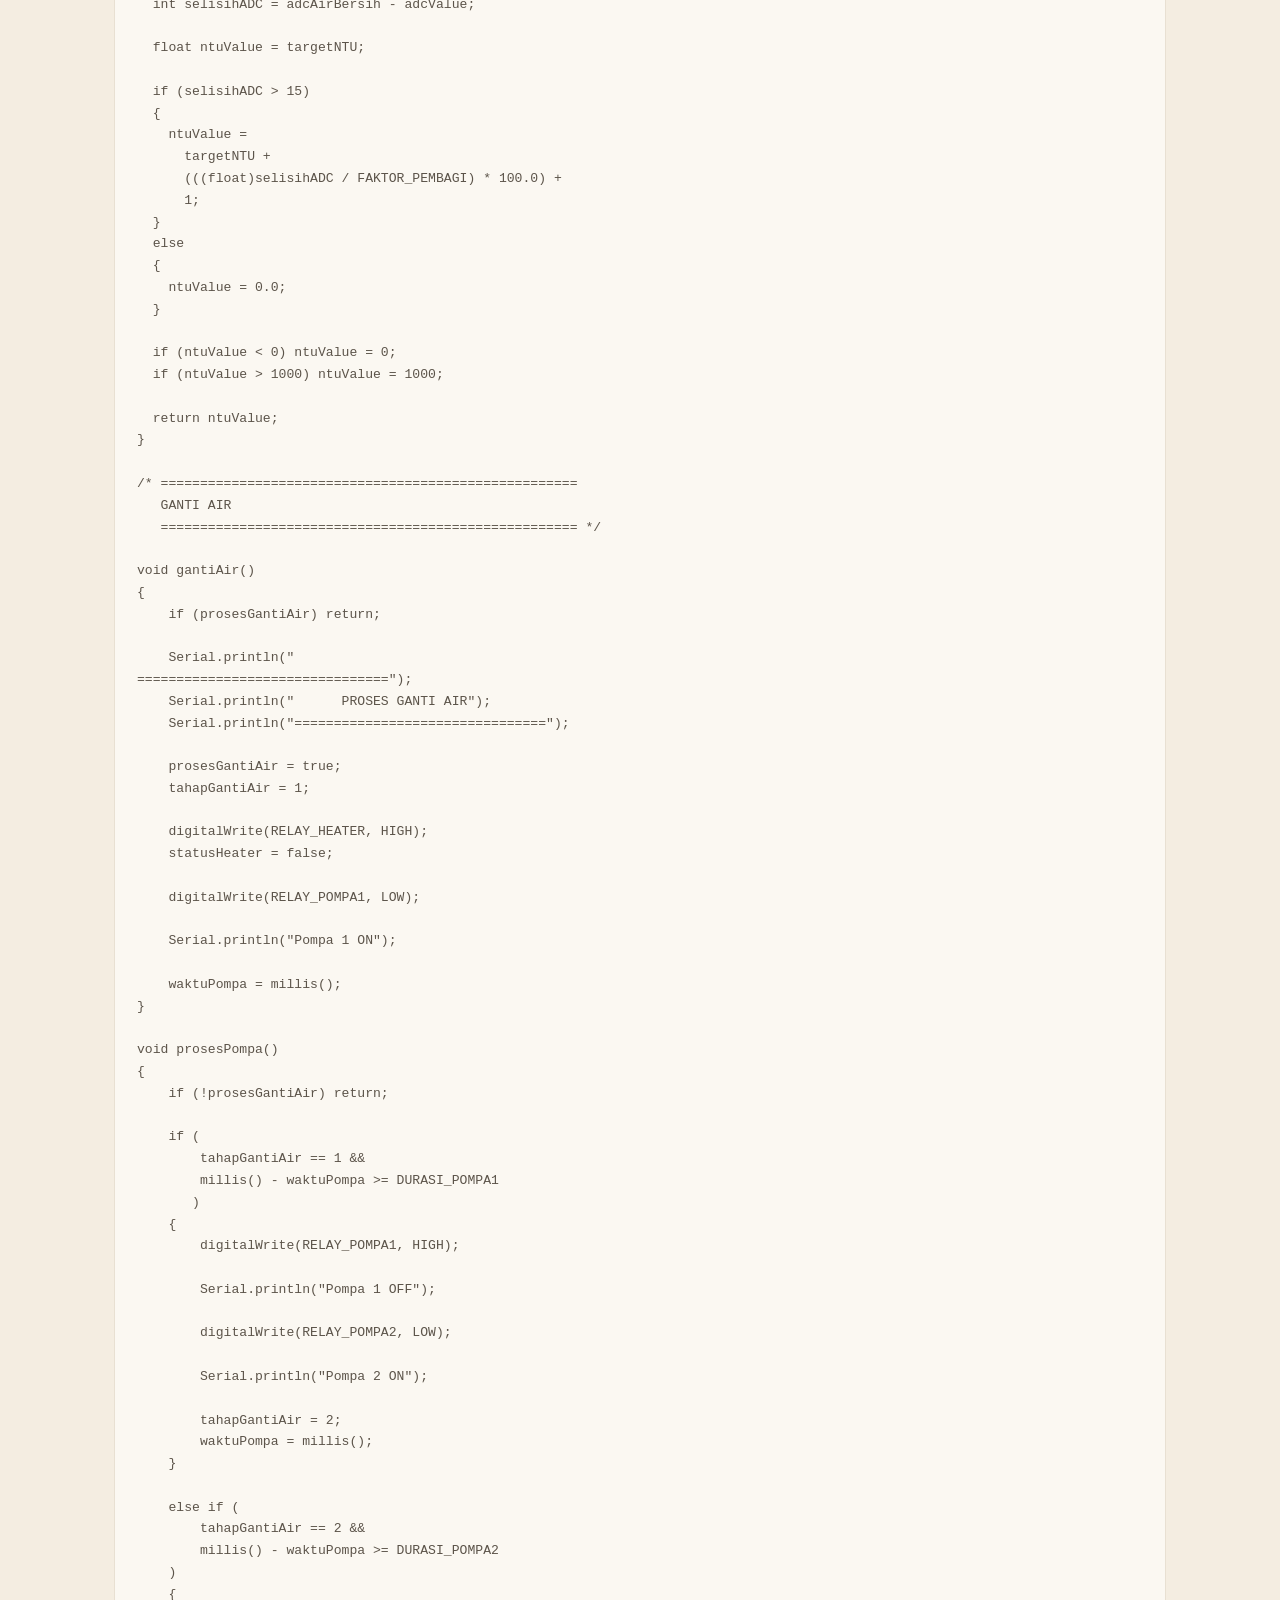
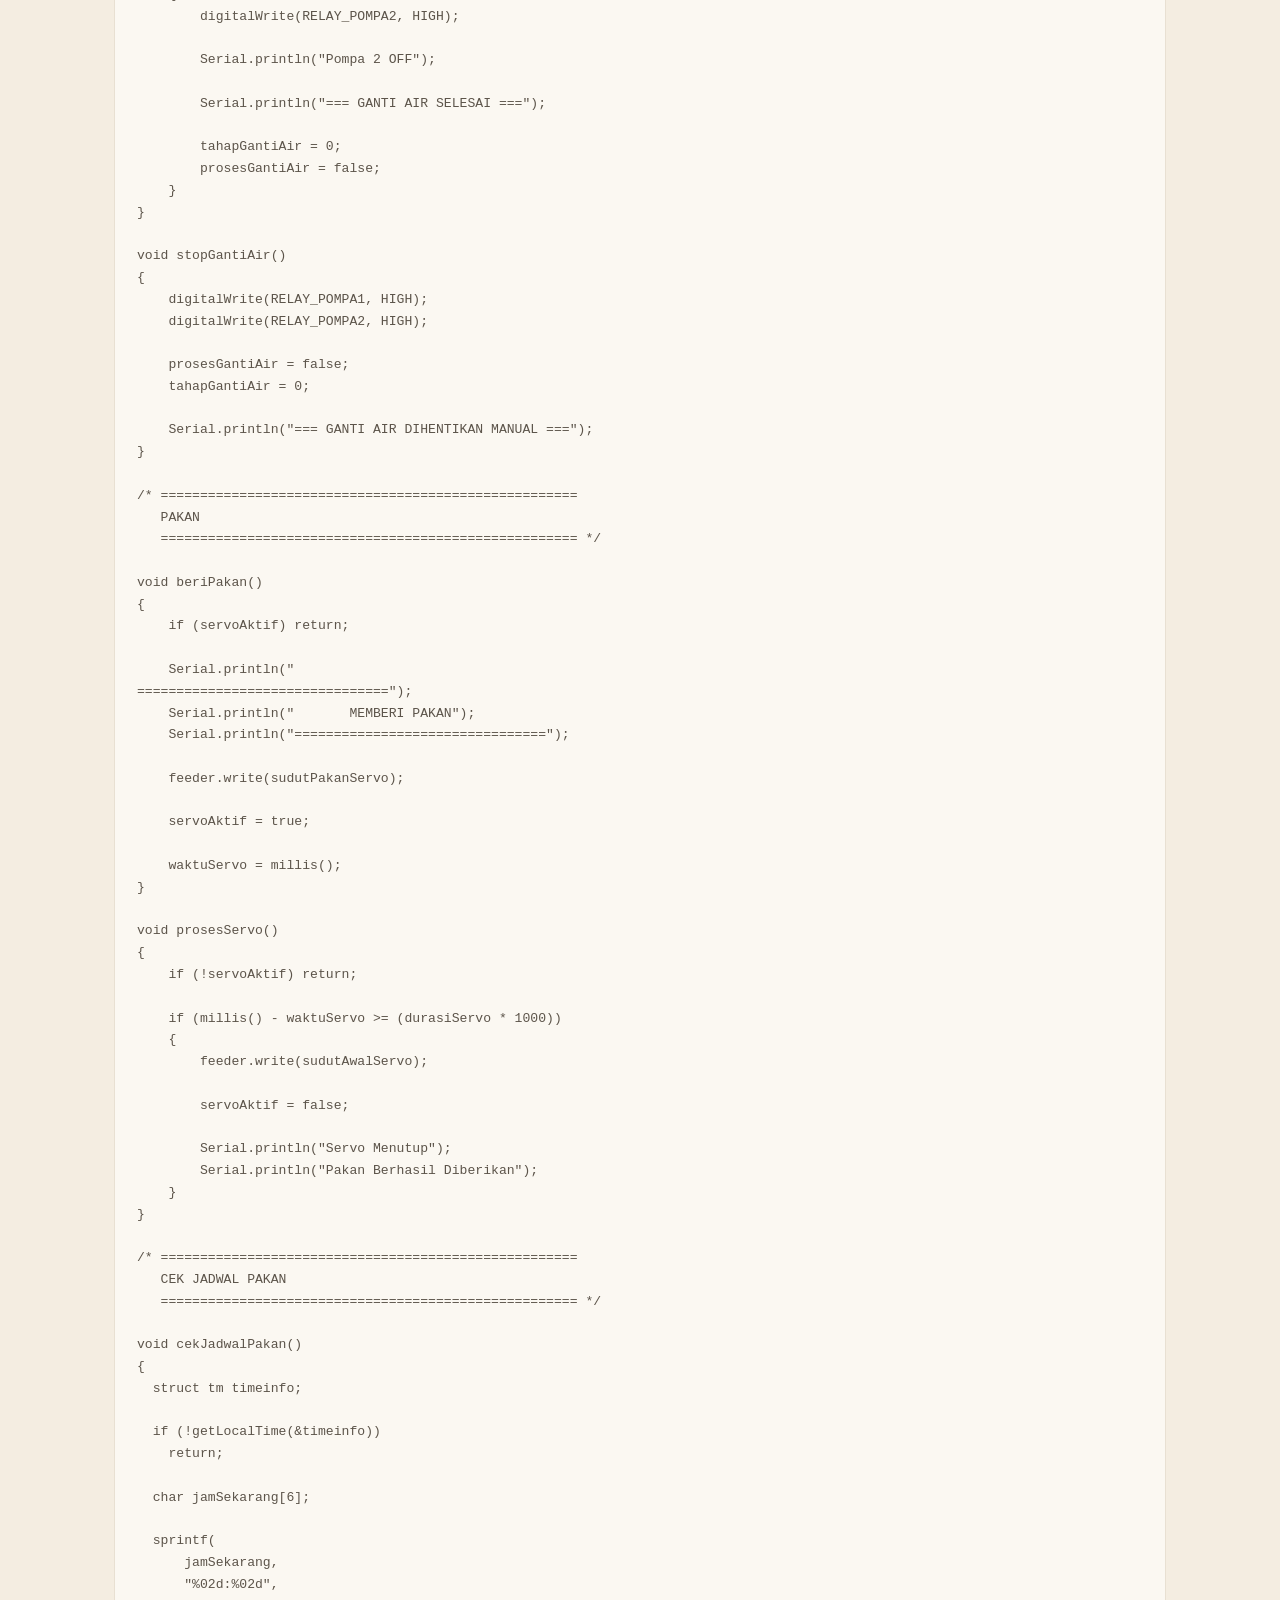
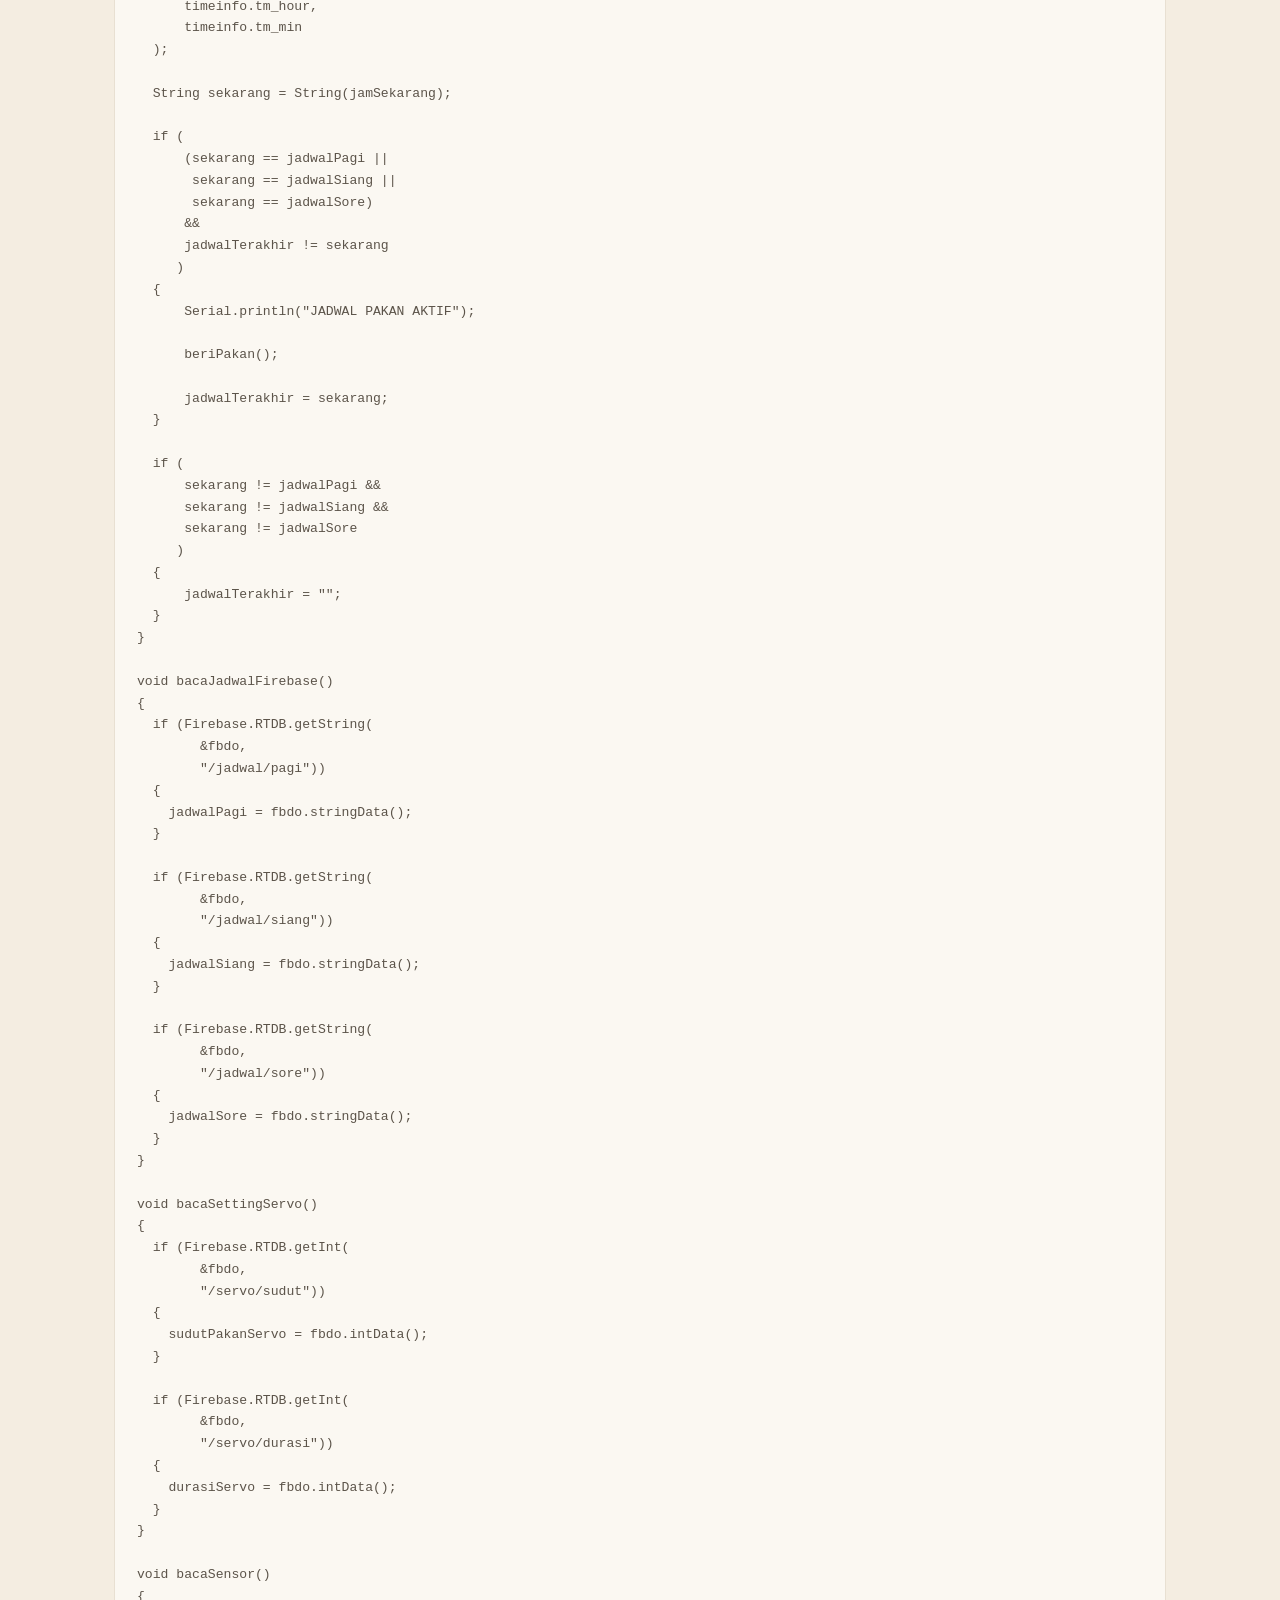
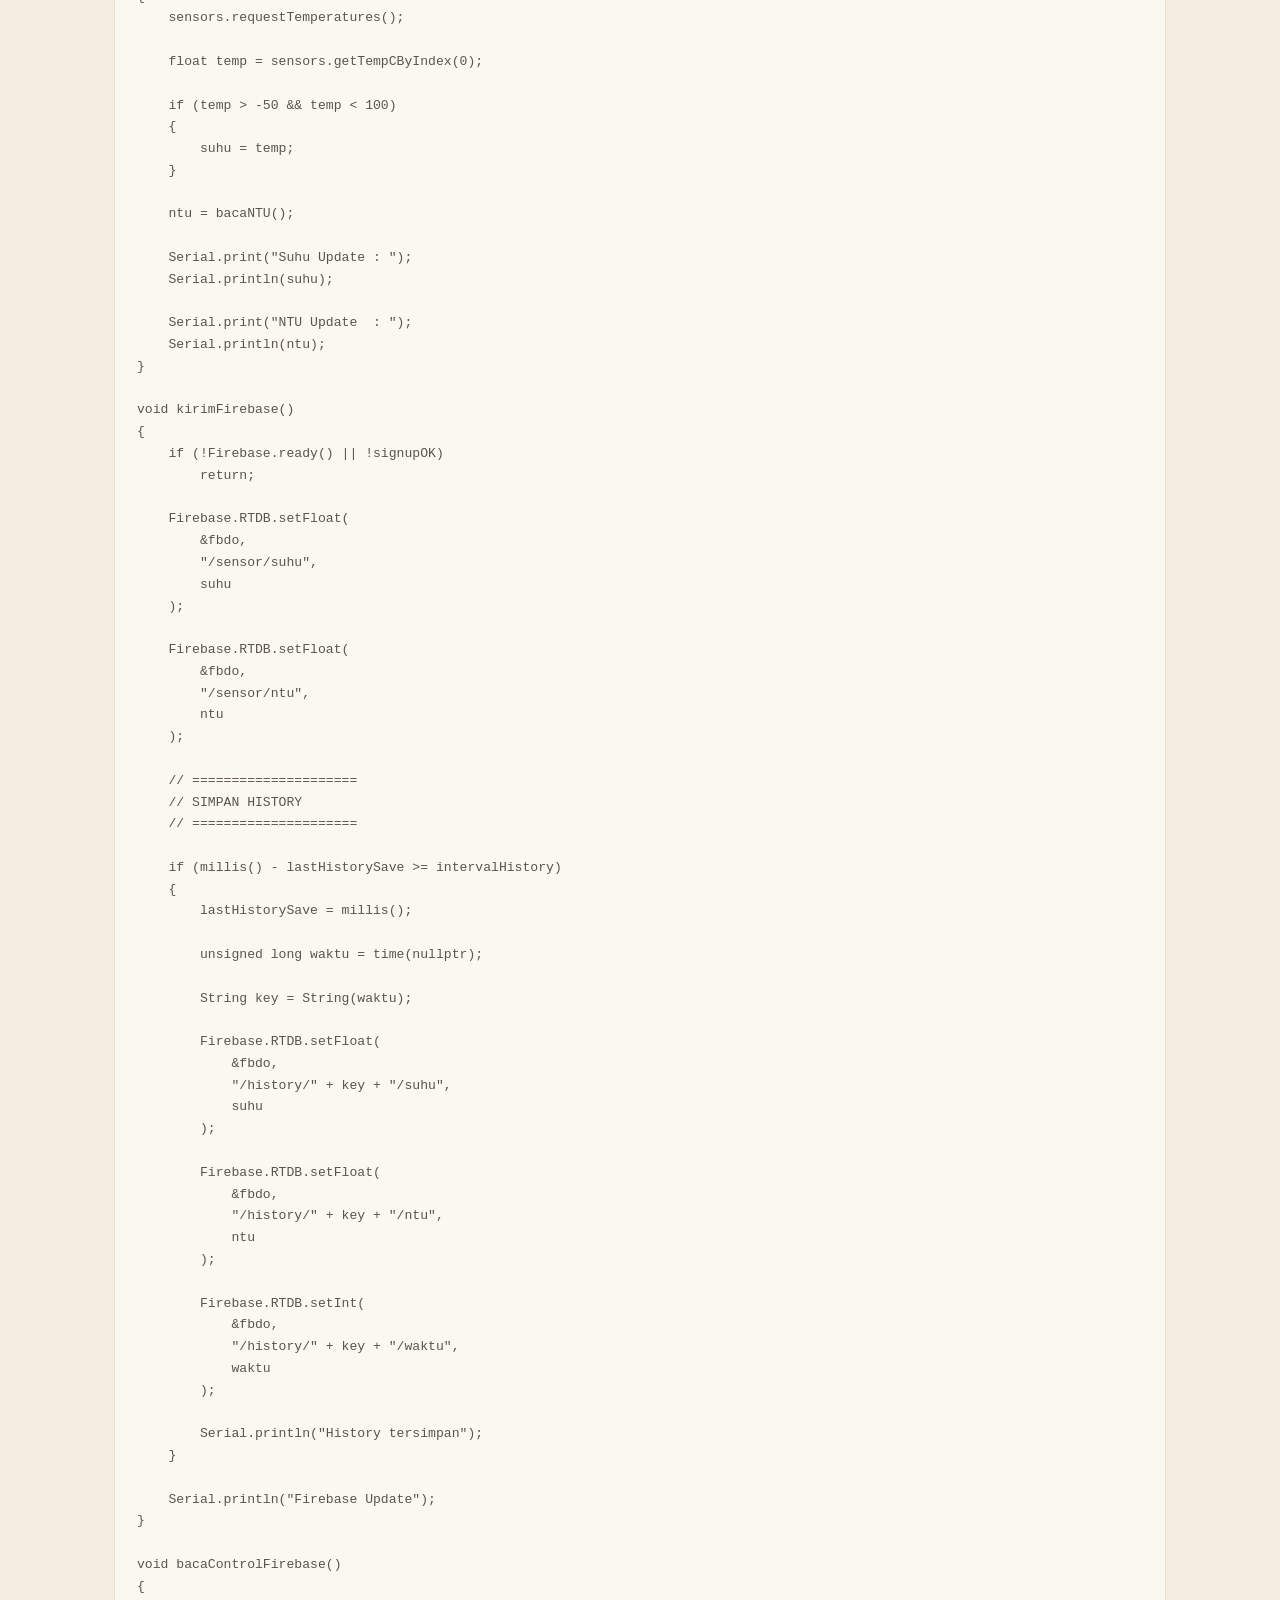
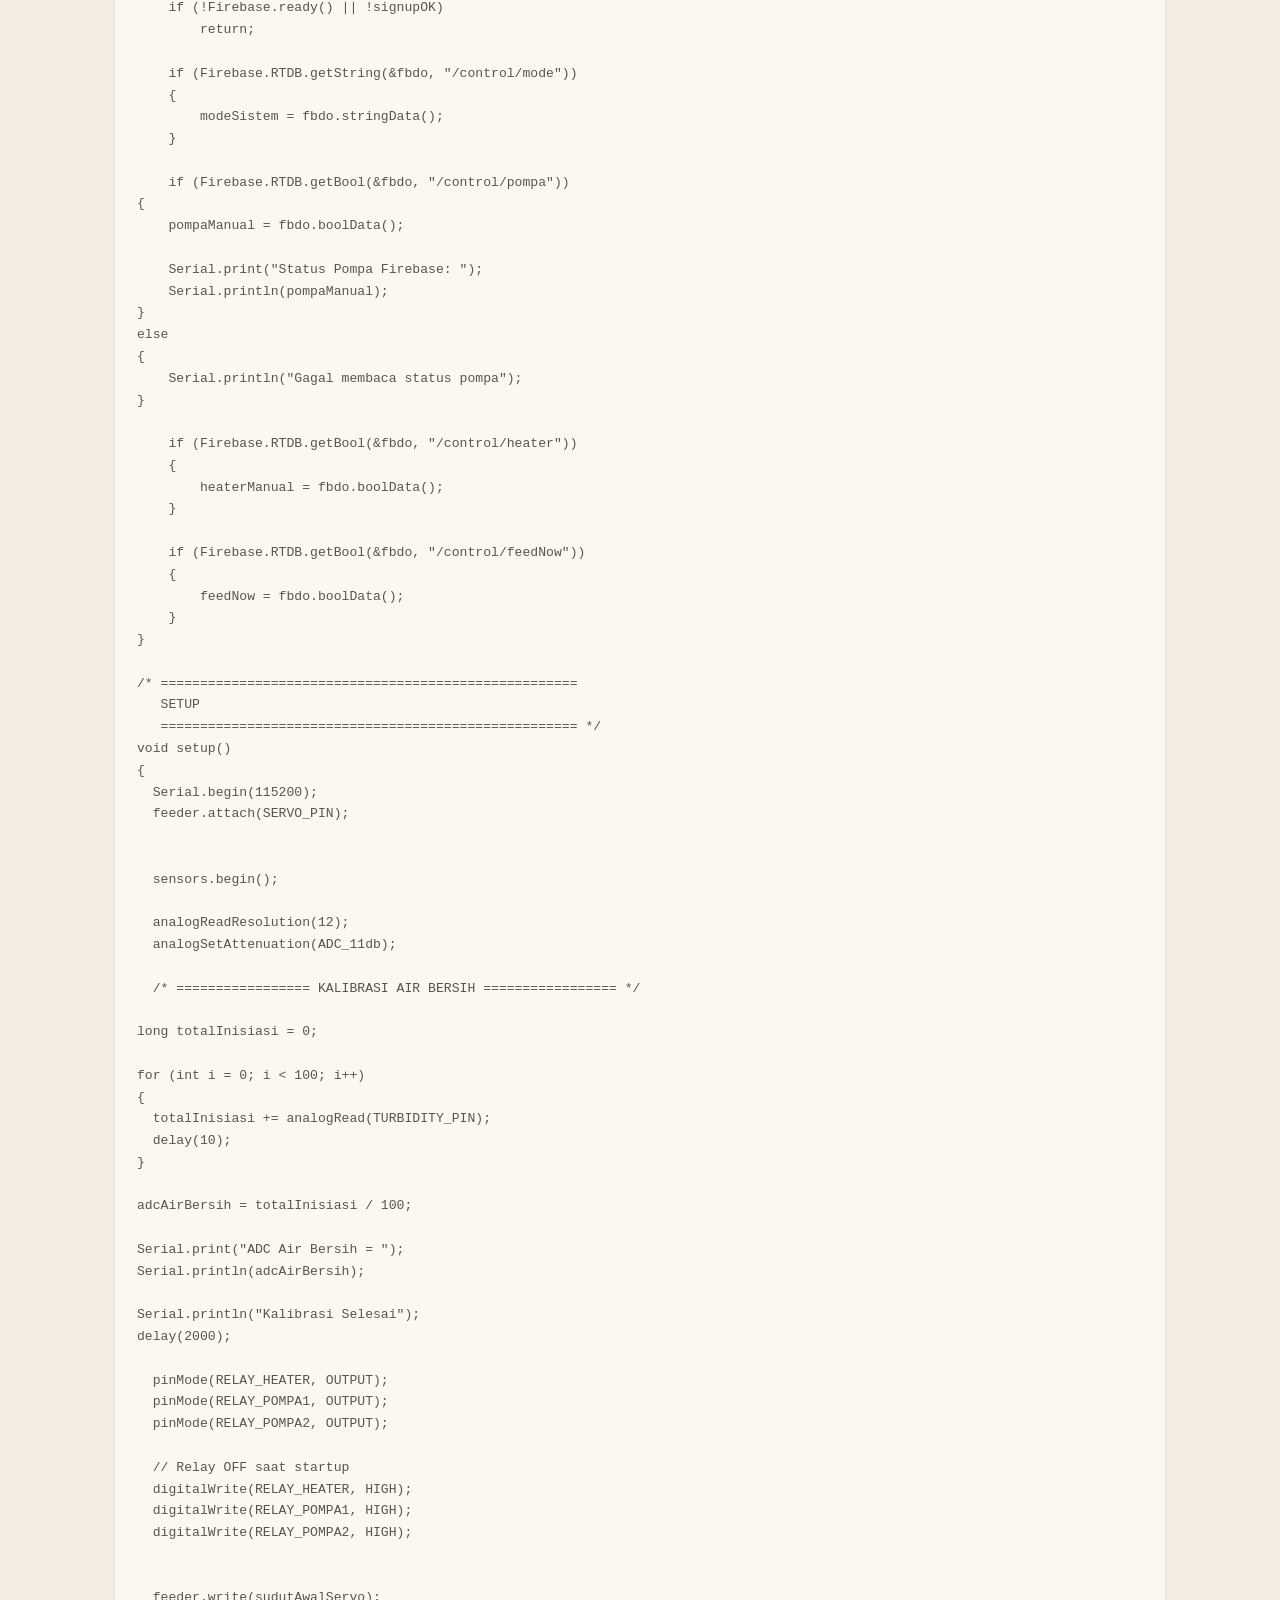
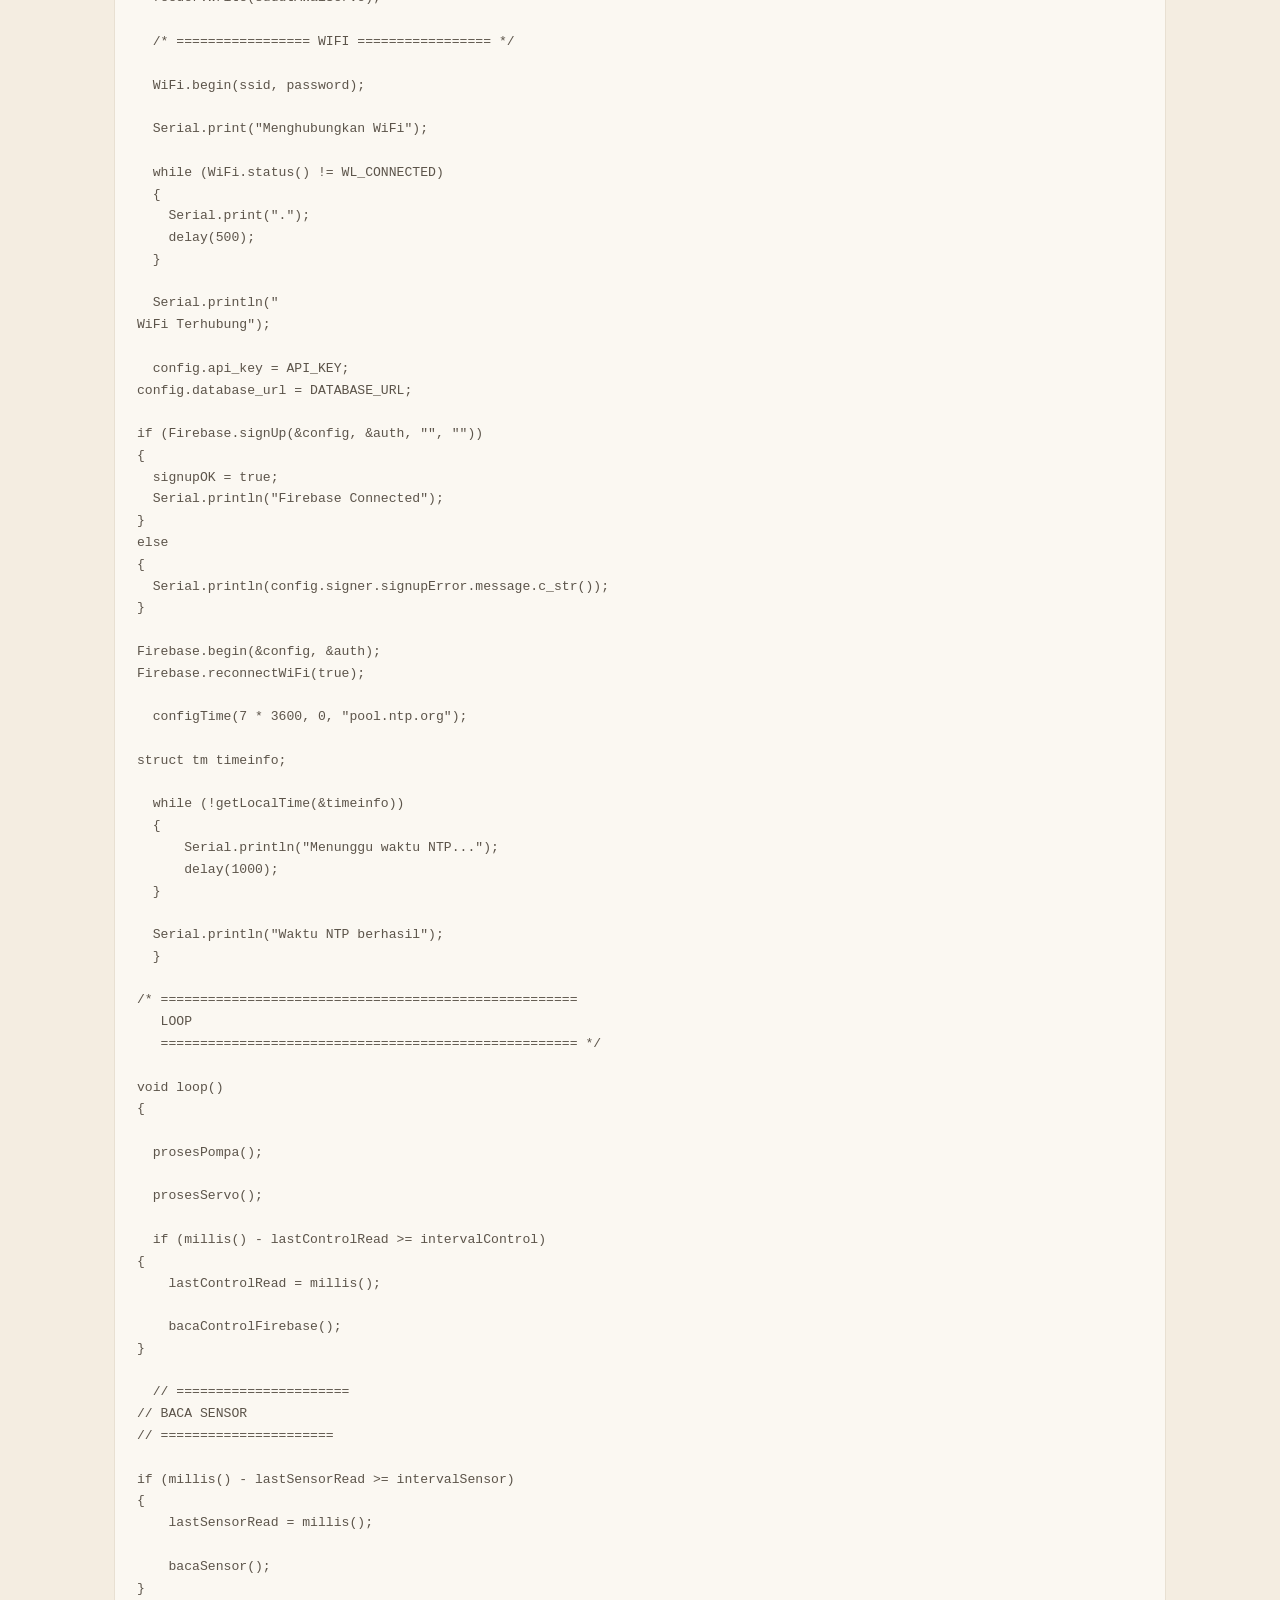
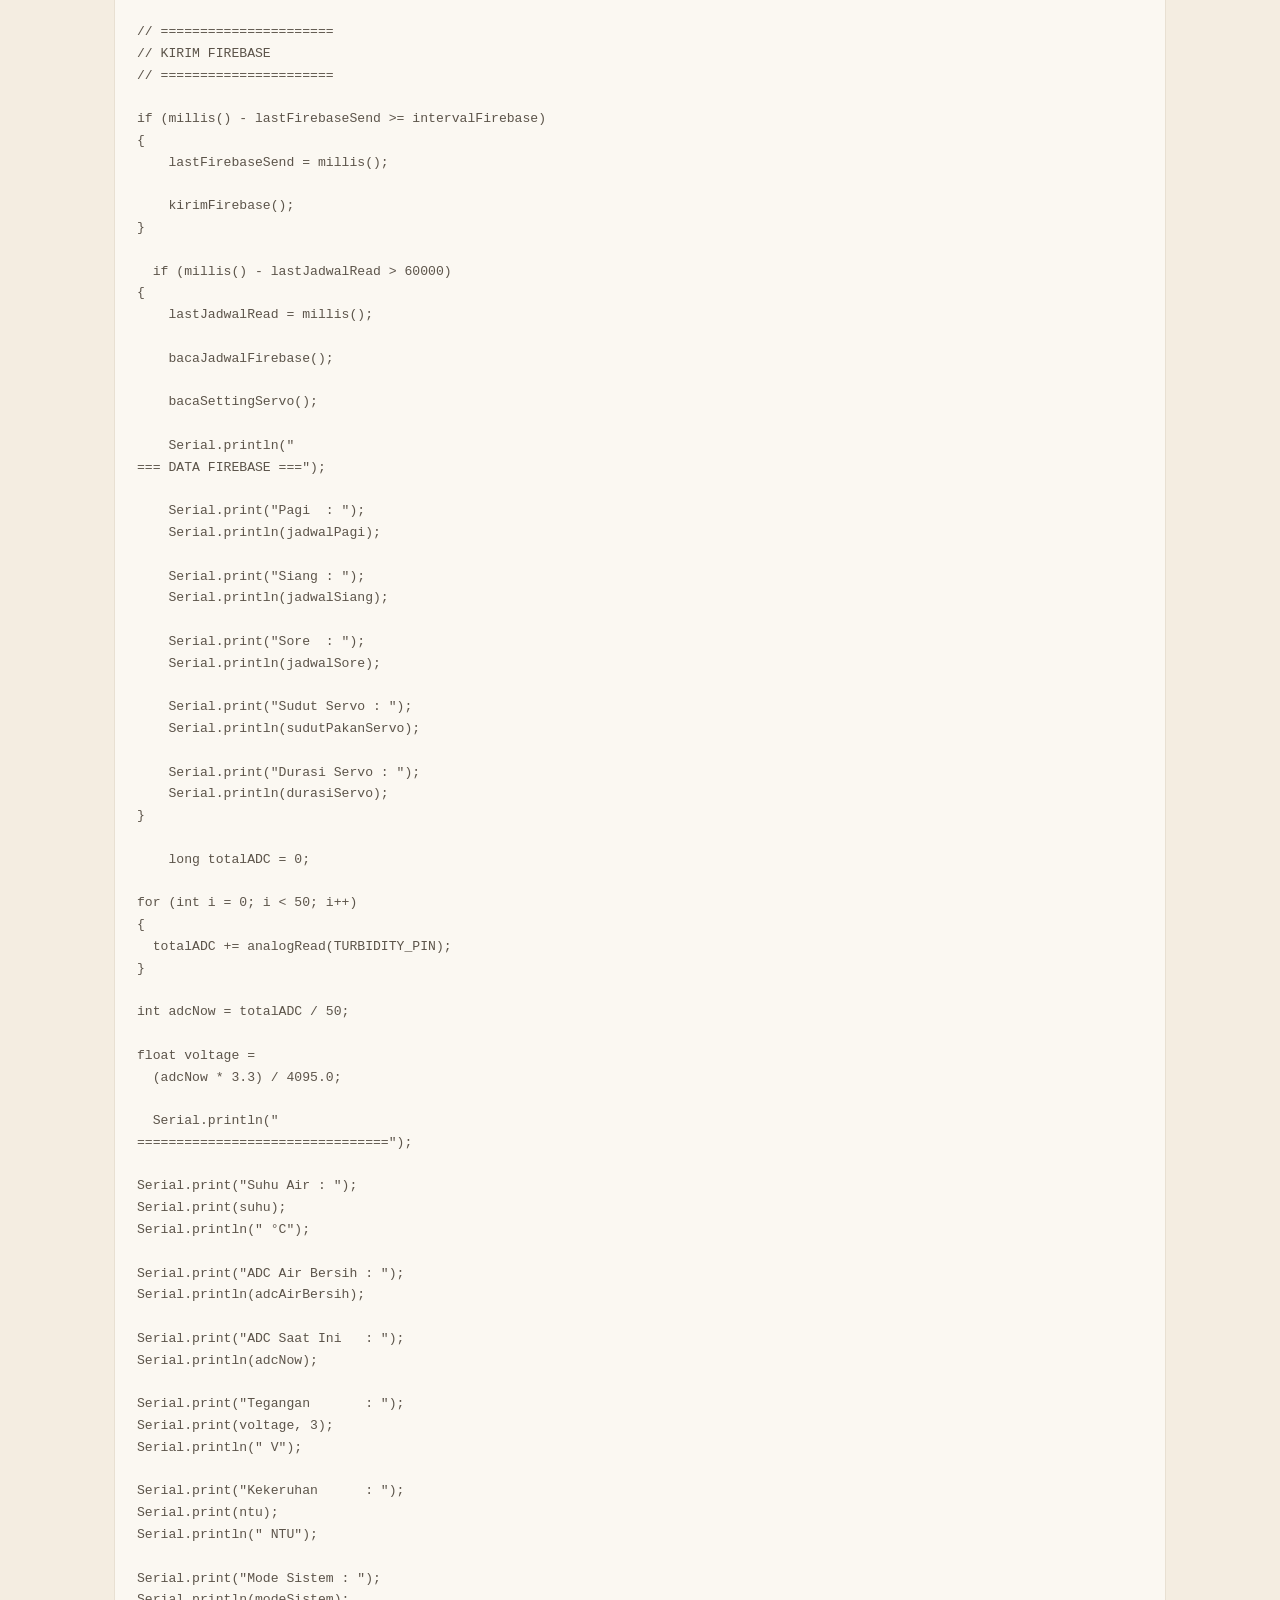
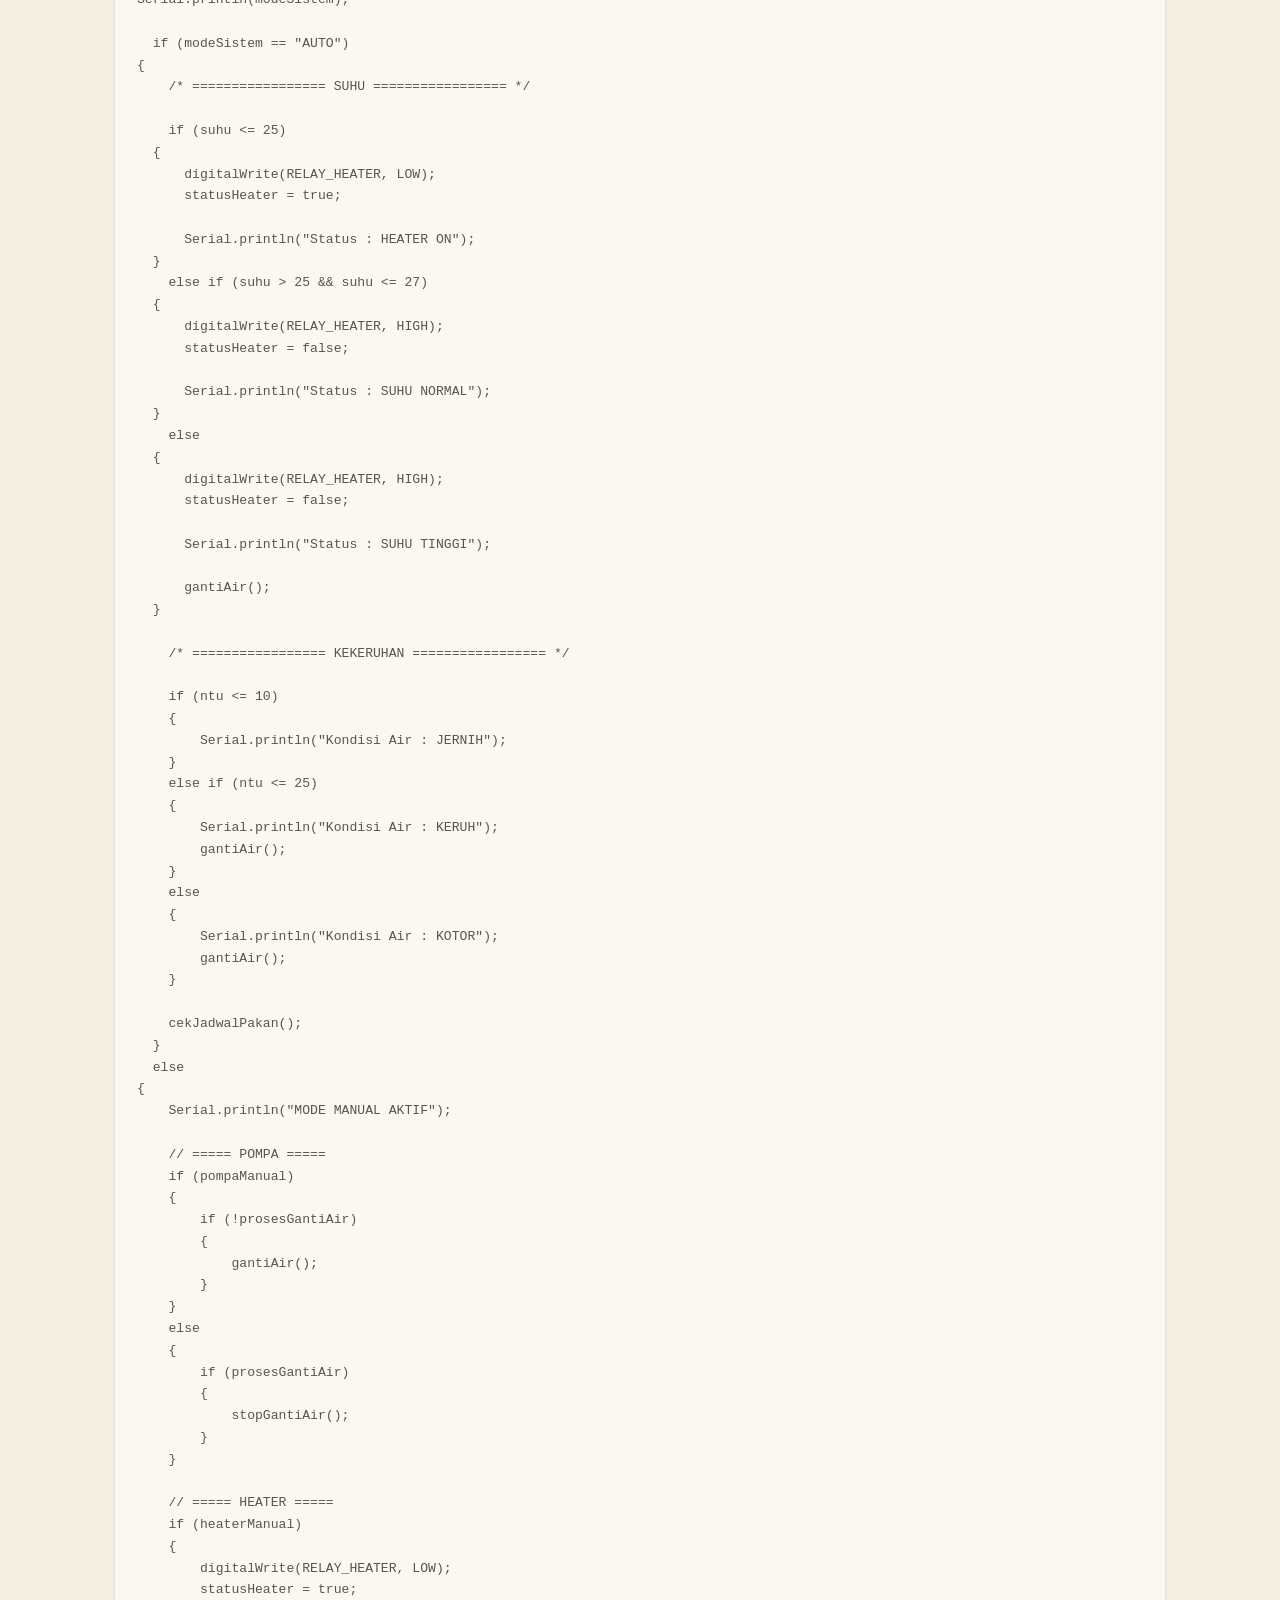
<file: code-final-project.html>
<!DOCTYPE html>
<html lang="en">
<head>
<meta charset="UTF-8" />
<meta name="viewport" content="width=device-width, initial-scale=1" />
<meta name="color-scheme" content="light dark" />
<title>Source Code — Aquarium Monitoring &amp; Control · Selmi Suryani</title>
<meta name="description" content="ESP32 firmware for the IoT aquarium final project — reading water temperature and turbidity, driving the water pumps, heater and automatic fish feeder, and syncing with Firebase Realtime Database." />

<link rel="preconnect" href="https://fonts.googleapis.com">
<link rel="preconnect" href="https://fonts.gstatic.com" crossorigin>
<link href="https://fonts.googleapis.com/css2?family=Fraunces:opsz,wght@9..144,500;9..144,600;9..144,700&family=Plus+Jakarta+Sans:wght@400;500;600;700&display=swap" rel="stylesheet">
<link rel="stylesheet" href="assets/css/style.css" />
<link rel="icon" href="data:image/svg+xml,<svg xmlns='http://www.w3.org/2000/svg' viewBox='0 0 100 100'><rect width='100' height='100' rx='24' fill='%23F6F1E6'/><text y='70' x='50' font-size='54' font-family='Georgia,serif' font-weight='bold' fill='%23C0693C' text-anchor='middle'>S</text></svg>" />
<script>
/* Terapkan tema sebelum halaman digambar, supaya tidak berkedip. */
(function () {
  try {
    var saved = localStorage.getItem('theme');
    if (saved === 'light' || saved === 'dark') {
      document.documentElement.setAttribute('data-theme', saved);
    }
  } catch (e) {}
})();
</script>
</head>
<body class="page-journal">

<header class="nav is-stuck" id="nav">
  <div class="nav__in">
    <a href="index.html" class="logo">
      <span class="logo__mark">SS</span>
      <span class="logo__txt">Selmi<span> Suryani</span></span>
    </a>
    <nav class="nav__links" id="navLinks">
      <a href="index.html">Home</a>
      <a href="index.html#about">About</a>
      <a href="index.html#experience">Experience</a>
      <a href="index.html#projects">Projects</a>
      <a href="index.html#education">Education</a>
      <a href="journal.html">Journal</a>
    </nav>
    <a href="index.html#contact" class="nav__cta">Get in Touch <span aria-hidden="true">&#8599;</span></a>
    <button class="theme-btn" id="themeBtn" type="button" aria-label="Switch to dark theme" title="Switch theme">
      <span class="theme-btn__ic" aria-hidden="true">
        <svg class="theme-btn__sun" viewBox="0 0 24 24" fill="none" stroke="currentColor" stroke-width="2" stroke-linecap="round">
          <circle cx="12" cy="12" r="4.2"/>
          <path d="M12 2.6v2.2M12 19.2v2.2M4.4 4.4l1.6 1.6M18 18l1.6 1.6M2.6 12h2.2M19.2 12h2.2M4.4 19.6l1.6-1.6M18 6l1.6-1.6"/>
        </svg>
        <svg class="theme-btn__moon" viewBox="0 0 24 24" fill="none" stroke="currentColor" stroke-width="2" stroke-linecap="round" stroke-linejoin="round">
          <path d="M20.5 14.6A8.6 8.6 0 1 1 9.4 3.5a6.9 6.9 0 0 0 11.1 11.1z"/>
        </svg>
      </span>
    </button>
    <button class="nav__burger" id="burger" aria-label="Open menu" aria-expanded="false">
      <span></span><span></span>
    </button>
  </div>
</header>

<main>

<section class="jhead">
  <div class="wrap">
    <a href="index.html#projects" class="backlink">
      <span aria-hidden="true">&#8592;</span> Back to portfolio
    </a>
    <p class="eyebrow">Source Code &mdash;</p>
    <h1 class="jhead__title">Aquarium Monitoring and Control System</h1>
    <p class="jhead__lead">
      ESP32 firmware for the final project &mdash; reading water temperature and turbidity,
      driving the pumps, heater and automatic feeder, and syncing with Firebase.
    </p>
  </div>
</section>

<section class="sec sec--cream">
  <div class="wrap">
    <div class="code">
      <div class="code__head">
        <span class="code__name">terakhirrr.ino &middot; ESP32 / Arduino IDE</span>
        <a class="code__dl" href="assets/code/aquarium-final-esp32.ino" download>Download .ino <span aria-hidden="true">&#8599;</span></a>
      </div>
      <pre><code>#include &lt;OneWire.h&gt;
#include &lt;DallasTemperature.h&gt;
#include &lt;ESP32Servo.h&gt;
#include &lt;WiFi.h&gt;
#include &lt;time.h&gt;
#include &lt;Firebase_ESP_Client.h&gt;
#include &lt;addons/TokenHelper.h&gt;
#include &lt;addons/RTDBHelper.h&gt;

/* ===================== PIN ===================== */

#define DS18B20_PIN    14
#define TURBIDITY_PIN  34

#define RELAY_HEATER   4
#define RELAY_POMPA1   18
#define RELAY_POMPA2   5

#define SERVO_PIN      26

/* ===================== WIFI ===================== */

const char* ssid = &quot;Barokah&quot;;
const char* password = &quot;YOUR_WIFI_PASSWORD&quot;;

/* ===================== FIREBASE ===================== */

#define API_KEY &quot;YOUR_FIREBASE_API_KEY&quot;
#define DATABASE_URL &quot;YOUR_FIREBASE_DATABASE_URL&quot;

FirebaseData fbdo;
FirebaseAuth auth;
FirebaseConfig config;

bool signupOK = false;

/* ===================== DS18B20 ===================== */

OneWire oneWire(DS18B20_PIN);
DallasTemperature sensors(&amp;oneWire);

/* ===================== SERVO ===================== */

Servo feeder;

/* ===================== PENGATURAN SERVO ===================== */

int sudutAwalServo = 0;

int sudutPakanServo = 90;

int durasiServo = 15; // detik

/* ===================== VARIABEL ===================== */

float suhu = 0;
float ntu = 0;

int tahapGantiAir = 0;
unsigned long waktuPompa = 0;

const unsigned long DURASI_POMPA1 = 120000; // 2 menit
const unsigned long DURASI_POMPA2 = 120000; // 2 menit

bool prosesGantiAir = false;

String modeSistem = &quot;AUTO&quot;;

bool pompaManual = false;
bool heaterManual = false;

bool feedNow = false;
String jadwalPagi = &quot;05:00&quot;;
String jadwalSiang = &quot;12:00&quot;;
String jadwalSore = &quot;17:00&quot;;

String jadwalTerakhir = &quot;&quot;;

unsigned long lastJadwalRead = 0;

bool statusPompa = false;
bool statusHeater = false;
unsigned long lastHistorySave = 0;
const unsigned long intervalHistory = 60000; // 1 menit

bool servoAktif = false;

unsigned long waktuServo = 0;

unsigned long lastSensorRead = 0;
unsigned long lastFirebaseSend = 0;

unsigned long lastControlRead = 0;

const unsigned long intervalControl = 2000;

const unsigned long intervalSensor = 2000;    // baca sensor tiap 2 detik
const unsigned long intervalFirebase = 2000;  // kirim firebase tiap 2 detik
/* ===================== KALIBRASI TURBIDITY ===================== */

int adcAirBersih = 0;

const float targetNTU = 0.0;

// Semakin besar nilai semakin lambat kenaikan NTU
const float FAKTOR_PEMBAGI = 4095.0;

/* =====================================================
   BACA TURBIDITY
   ===================================================== */

float bacaNTU()
{
  long total = 0;

  for (int i = 0; i &lt; 50; i++)
  {
    total += analogRead(TURBIDITY_PIN);
    delay(2);
  }

  int adcValue = total / 50;

  int selisihADC = adcAirBersih - adcValue;

  float ntuValue = targetNTU;

  if (selisihADC &gt; 15)
  {
    ntuValue =
      targetNTU +
      (((float)selisihADC / FAKTOR_PEMBAGI) * 100.0) +
      1;
  }
  else
  {
    ntuValue = 0.0;
  }

  if (ntuValue &lt; 0) ntuValue = 0;
  if (ntuValue &gt; 1000) ntuValue = 1000;

  return ntuValue;
}

/* =====================================================
   GANTI AIR
   ===================================================== */

void gantiAir()
{
    if (prosesGantiAir) return;

    Serial.println(&quot;
================================&quot;);
    Serial.println(&quot;      PROSES GANTI AIR&quot;);
    Serial.println(&quot;================================&quot;);

    prosesGantiAir = true;
    tahapGantiAir = 1;

    digitalWrite(RELAY_HEATER, HIGH);
    statusHeater = false;

    digitalWrite(RELAY_POMPA1, LOW);

    Serial.println(&quot;Pompa 1 ON&quot;);

    waktuPompa = millis();
}

void prosesPompa()
{
    if (!prosesGantiAir) return;

    if (
        tahapGantiAir == 1 &amp;&amp;
        millis() - waktuPompa &gt;= DURASI_POMPA1
       )
    {
        digitalWrite(RELAY_POMPA1, HIGH);

        Serial.println(&quot;Pompa 1 OFF&quot;);

        digitalWrite(RELAY_POMPA2, LOW);

        Serial.println(&quot;Pompa 2 ON&quot;);

        tahapGantiAir = 2;
        waktuPompa = millis();
    }

    else if (
        tahapGantiAir == 2 &amp;&amp;
        millis() - waktuPompa &gt;= DURASI_POMPA2
    )
    {
        digitalWrite(RELAY_POMPA2, HIGH);

        Serial.println(&quot;Pompa 2 OFF&quot;);

        Serial.println(&quot;=== GANTI AIR SELESAI ===&quot;);

        tahapGantiAir = 0;
        prosesGantiAir = false;
    }
}

void stopGantiAir()
{
    digitalWrite(RELAY_POMPA1, HIGH);
    digitalWrite(RELAY_POMPA2, HIGH);

    prosesGantiAir = false;
    tahapGantiAir = 0;

    Serial.println(&quot;=== GANTI AIR DIHENTIKAN MANUAL ===&quot;);
}

/* =====================================================
   PAKAN
   ===================================================== */

void beriPakan()
{
    if (servoAktif) return;

    Serial.println(&quot;
================================&quot;);
    Serial.println(&quot;       MEMBERI PAKAN&quot;);
    Serial.println(&quot;================================&quot;);

    feeder.write(sudutPakanServo);

    servoAktif = true;

    waktuServo = millis();
}

void prosesServo()
{
    if (!servoAktif) return;

    if (millis() - waktuServo &gt;= (durasiServo * 1000))
    {
        feeder.write(sudutAwalServo);

        servoAktif = false;

        Serial.println(&quot;Servo Menutup&quot;);
        Serial.println(&quot;Pakan Berhasil Diberikan&quot;);
    }
}

/* =====================================================
   CEK JADWAL PAKAN
   ===================================================== */

void cekJadwalPakan()
{
  struct tm timeinfo;

  if (!getLocalTime(&amp;timeinfo))
    return;

  char jamSekarang[6];

  sprintf(
      jamSekarang,
      &quot;%02d:%02d&quot;,
      timeinfo.tm_hour,
      timeinfo.tm_min
  );

  String sekarang = String(jamSekarang);

  if (
      (sekarang == jadwalPagi ||
       sekarang == jadwalSiang ||
       sekarang == jadwalSore)
      &amp;&amp;
      jadwalTerakhir != sekarang
     )
  {
      Serial.println(&quot;JADWAL PAKAN AKTIF&quot;);

      beriPakan();

      jadwalTerakhir = sekarang;
  }

  if (
      sekarang != jadwalPagi &amp;&amp;
      sekarang != jadwalSiang &amp;&amp;
      sekarang != jadwalSore
     )
  {
      jadwalTerakhir = &quot;&quot;;
  }
}

void bacaJadwalFirebase()
{
  if (Firebase.RTDB.getString(
        &amp;fbdo,
        &quot;/jadwal/pagi&quot;))
  {
    jadwalPagi = fbdo.stringData();
  }

  if (Firebase.RTDB.getString(
        &amp;fbdo,
        &quot;/jadwal/siang&quot;))
  {
    jadwalSiang = fbdo.stringData();
  }

  if (Firebase.RTDB.getString(
        &amp;fbdo,
        &quot;/jadwal/sore&quot;))
  {
    jadwalSore = fbdo.stringData();
  }
}

void bacaSettingServo()
{
  if (Firebase.RTDB.getInt(
        &amp;fbdo,
        &quot;/servo/sudut&quot;))
  {
    sudutPakanServo = fbdo.intData();
  }

  if (Firebase.RTDB.getInt(
        &amp;fbdo,
        &quot;/servo/durasi&quot;))
  {
    durasiServo = fbdo.intData();
  }
}

void bacaSensor()
{
    sensors.requestTemperatures();

    float temp = sensors.getTempCByIndex(0);

    if (temp &gt; -50 &amp;&amp; temp &lt; 100)
    {
        suhu = temp;
    }

    ntu = bacaNTU();

    Serial.print(&quot;Suhu Update : &quot;);
    Serial.println(suhu);

    Serial.print(&quot;NTU Update  : &quot;);
    Serial.println(ntu);
}

void kirimFirebase()
{
    if (!Firebase.ready() || !signupOK)
        return;

    Firebase.RTDB.setFloat(
        &amp;fbdo,
        &quot;/sensor/suhu&quot;,
        suhu
    );

    Firebase.RTDB.setFloat(
        &amp;fbdo,
        &quot;/sensor/ntu&quot;,
        ntu
    );

    // =====================
    // SIMPAN HISTORY
    // =====================

    if (millis() - lastHistorySave &gt;= intervalHistory)
    {
        lastHistorySave = millis();

        unsigned long waktu = time(nullptr);

        String key = String(waktu);

        Firebase.RTDB.setFloat(
            &amp;fbdo,
            &quot;/history/&quot; + key + &quot;/suhu&quot;,
            suhu
        );

        Firebase.RTDB.setFloat(
            &amp;fbdo,
            &quot;/history/&quot; + key + &quot;/ntu&quot;,
            ntu
        );

        Firebase.RTDB.setInt(
            &amp;fbdo,
            &quot;/history/&quot; + key + &quot;/waktu&quot;,
            waktu
        );

        Serial.println(&quot;History tersimpan&quot;);
    }

    Serial.println(&quot;Firebase Update&quot;);
}

void bacaControlFirebase()
{
    if (!Firebase.ready() || !signupOK)
        return;

    if (Firebase.RTDB.getString(&amp;fbdo, &quot;/control/mode&quot;))
    {
        modeSistem = fbdo.stringData();
    }

    if (Firebase.RTDB.getBool(&amp;fbdo, &quot;/control/pompa&quot;))
{
    pompaManual = fbdo.boolData();

    Serial.print(&quot;Status Pompa Firebase: &quot;);
    Serial.println(pompaManual);
}
else
{
    Serial.println(&quot;Gagal membaca status pompa&quot;);
}

    if (Firebase.RTDB.getBool(&amp;fbdo, &quot;/control/heater&quot;))
    {
        heaterManual = fbdo.boolData();
    }

    if (Firebase.RTDB.getBool(&amp;fbdo, &quot;/control/feedNow&quot;))
    {
        feedNow = fbdo.boolData();
    }
}

/* =====================================================
   SETUP
   ===================================================== */
void setup()
{
  Serial.begin(115200);
  feeder.attach(SERVO_PIN);


  sensors.begin();

  analogReadResolution(12);
  analogSetAttenuation(ADC_11db);

  /* ================= KALIBRASI AIR BERSIH ================= */

long totalInisiasi = 0;

for (int i = 0; i &lt; 100; i++)
{
  totalInisiasi += analogRead(TURBIDITY_PIN);
  delay(10);
}

adcAirBersih = totalInisiasi / 100;

Serial.print(&quot;ADC Air Bersih = &quot;);
Serial.println(adcAirBersih);

Serial.println(&quot;Kalibrasi Selesai&quot;);
delay(2000);

  pinMode(RELAY_HEATER, OUTPUT);
  pinMode(RELAY_POMPA1, OUTPUT);
  pinMode(RELAY_POMPA2, OUTPUT);

  // Relay OFF saat startup
  digitalWrite(RELAY_HEATER, HIGH);
  digitalWrite(RELAY_POMPA1, HIGH);
  digitalWrite(RELAY_POMPA2, HIGH);


  feeder.write(sudutAwalServo);

  /* ================= WIFI ================= */

  WiFi.begin(ssid, password);

  Serial.print(&quot;Menghubungkan WiFi&quot;);

  while (WiFi.status() != WL_CONNECTED)
  {
    Serial.print(&quot;.&quot;);
    delay(500);
  }

  Serial.println(&quot;
WiFi Terhubung&quot;);

  config.api_key = API_KEY;
config.database_url = DATABASE_URL;

if (Firebase.signUp(&amp;config, &amp;auth, &quot;&quot;, &quot;&quot;))
{
  signupOK = true;
  Serial.println(&quot;Firebase Connected&quot;);
}
else
{
  Serial.println(config.signer.signupError.message.c_str());
}

Firebase.begin(&amp;config, &amp;auth);
Firebase.reconnectWiFi(true);

  configTime(7 * 3600, 0, &quot;pool.ntp.org&quot;);

struct tm timeinfo;

  while (!getLocalTime(&amp;timeinfo))
  {
      Serial.println(&quot;Menunggu waktu NTP...&quot;);
      delay(1000);
  }

  Serial.println(&quot;Waktu NTP berhasil&quot;);
  }

/* =====================================================
   LOOP
   ===================================================== */

void loop()
{

  prosesPompa();

  prosesServo();

  if (millis() - lastControlRead &gt;= intervalControl)
{
    lastControlRead = millis();

    bacaControlFirebase();
}

  // ======================
// BACA SENSOR
// ======================

if (millis() - lastSensorRead &gt;= intervalSensor)
{
    lastSensorRead = millis();

    bacaSensor();
}

// ======================
// KIRIM FIREBASE
// ======================

if (millis() - lastFirebaseSend &gt;= intervalFirebase)
{
    lastFirebaseSend = millis();

    kirimFirebase();
}

  if (millis() - lastJadwalRead &gt; 60000)
{
    lastJadwalRead = millis();

    bacaJadwalFirebase();

    bacaSettingServo();

    Serial.println(&quot;
=== DATA FIREBASE ===&quot;);

    Serial.print(&quot;Pagi  : &quot;);
    Serial.println(jadwalPagi);

    Serial.print(&quot;Siang : &quot;);
    Serial.println(jadwalSiang);

    Serial.print(&quot;Sore  : &quot;);
    Serial.println(jadwalSore);

    Serial.print(&quot;Sudut Servo : &quot;);
    Serial.println(sudutPakanServo);

    Serial.print(&quot;Durasi Servo : &quot;);
    Serial.println(durasiServo);
}

    long totalADC = 0;

for (int i = 0; i &lt; 50; i++)
{
  totalADC += analogRead(TURBIDITY_PIN);
}

int adcNow = totalADC / 50;

float voltage =
  (adcNow * 3.3) / 4095.0;

  Serial.println(&quot;
================================&quot;);

Serial.print(&quot;Suhu Air : &quot;);
Serial.print(suhu);
Serial.println(&quot; °C&quot;);

Serial.print(&quot;ADC Air Bersih : &quot;);
Serial.println(adcAirBersih);

Serial.print(&quot;ADC Saat Ini   : &quot;);
Serial.println(adcNow);

Serial.print(&quot;Tegangan       : &quot;);
Serial.print(voltage, 3);
Serial.println(&quot; V&quot;);

Serial.print(&quot;Kekeruhan      : &quot;);
Serial.print(ntu);
Serial.println(&quot; NTU&quot;);

Serial.print(&quot;Mode Sistem : &quot;);
Serial.println(modeSistem);

  if (modeSistem == &quot;AUTO&quot;)
{
    /* ================= SUHU ================= */

    if (suhu &lt;= 25)
  {
      digitalWrite(RELAY_HEATER, LOW);
      statusHeater = true;

      Serial.println(&quot;Status : HEATER ON&quot;);
  }
    else if (suhu &gt; 25 &amp;&amp; suhu &lt;= 27)
  {
      digitalWrite(RELAY_HEATER, HIGH);
      statusHeater = false;

      Serial.println(&quot;Status : SUHU NORMAL&quot;);
  }
    else
  {
      digitalWrite(RELAY_HEATER, HIGH);
      statusHeater = false;

      Serial.println(&quot;Status : SUHU TINGGI&quot;);

      gantiAir();
  }

    /* ================= KEKERUHAN ================= */

    if (ntu &lt;= 10)
    {
        Serial.println(&quot;Kondisi Air : JERNIH&quot;);
    }
    else if (ntu &lt;= 25)
    {
        Serial.println(&quot;Kondisi Air : KERUH&quot;);
        gantiAir();
    }
    else
    {
        Serial.println(&quot;Kondisi Air : KOTOR&quot;);
        gantiAir();
    }

    cekJadwalPakan();
  }
  else
{
    Serial.println(&quot;MODE MANUAL AKTIF&quot;);

    // ===== POMPA =====
    if (pompaManual)
    {
        if (!prosesGantiAir)
        {
            gantiAir();
        }
    }
    else
    {
        if (prosesGantiAir)
        {
            stopGantiAir();
        }
    }

    // ===== HEATER =====
    if (heaterManual)
    {
        digitalWrite(RELAY_HEATER, LOW);
        statusHeater = true;
    }
    else
    {
        digitalWrite(RELAY_HEATER, HIGH);
        statusHeater = false;
    }

    // ===== PAKAN =====
    if (feedNow)
    {
        beriPakan();

        Firebase.RTDB.setBool(
            &amp;fbdo,
            &quot;/control/feedNow&quot;,
            false
        );

        feedNow = false;
    }
}
}</code></pre>
    </div>

    <ul class="jentry__tags code__tags">
      <li>ESP32</li><li>DS18B20</li><li>Turbidity</li><li>Firebase</li><li>Servo</li><li>Android</li><li>Arduino IDE</li>
    </ul>
  </div>
</section>

</main>




<script>document.documentElement.className += ' js';</script>
<script src="assets/js/theme.js"></script>
<script src="assets/js/journal.js"></script>
</body>
</html>
</file>
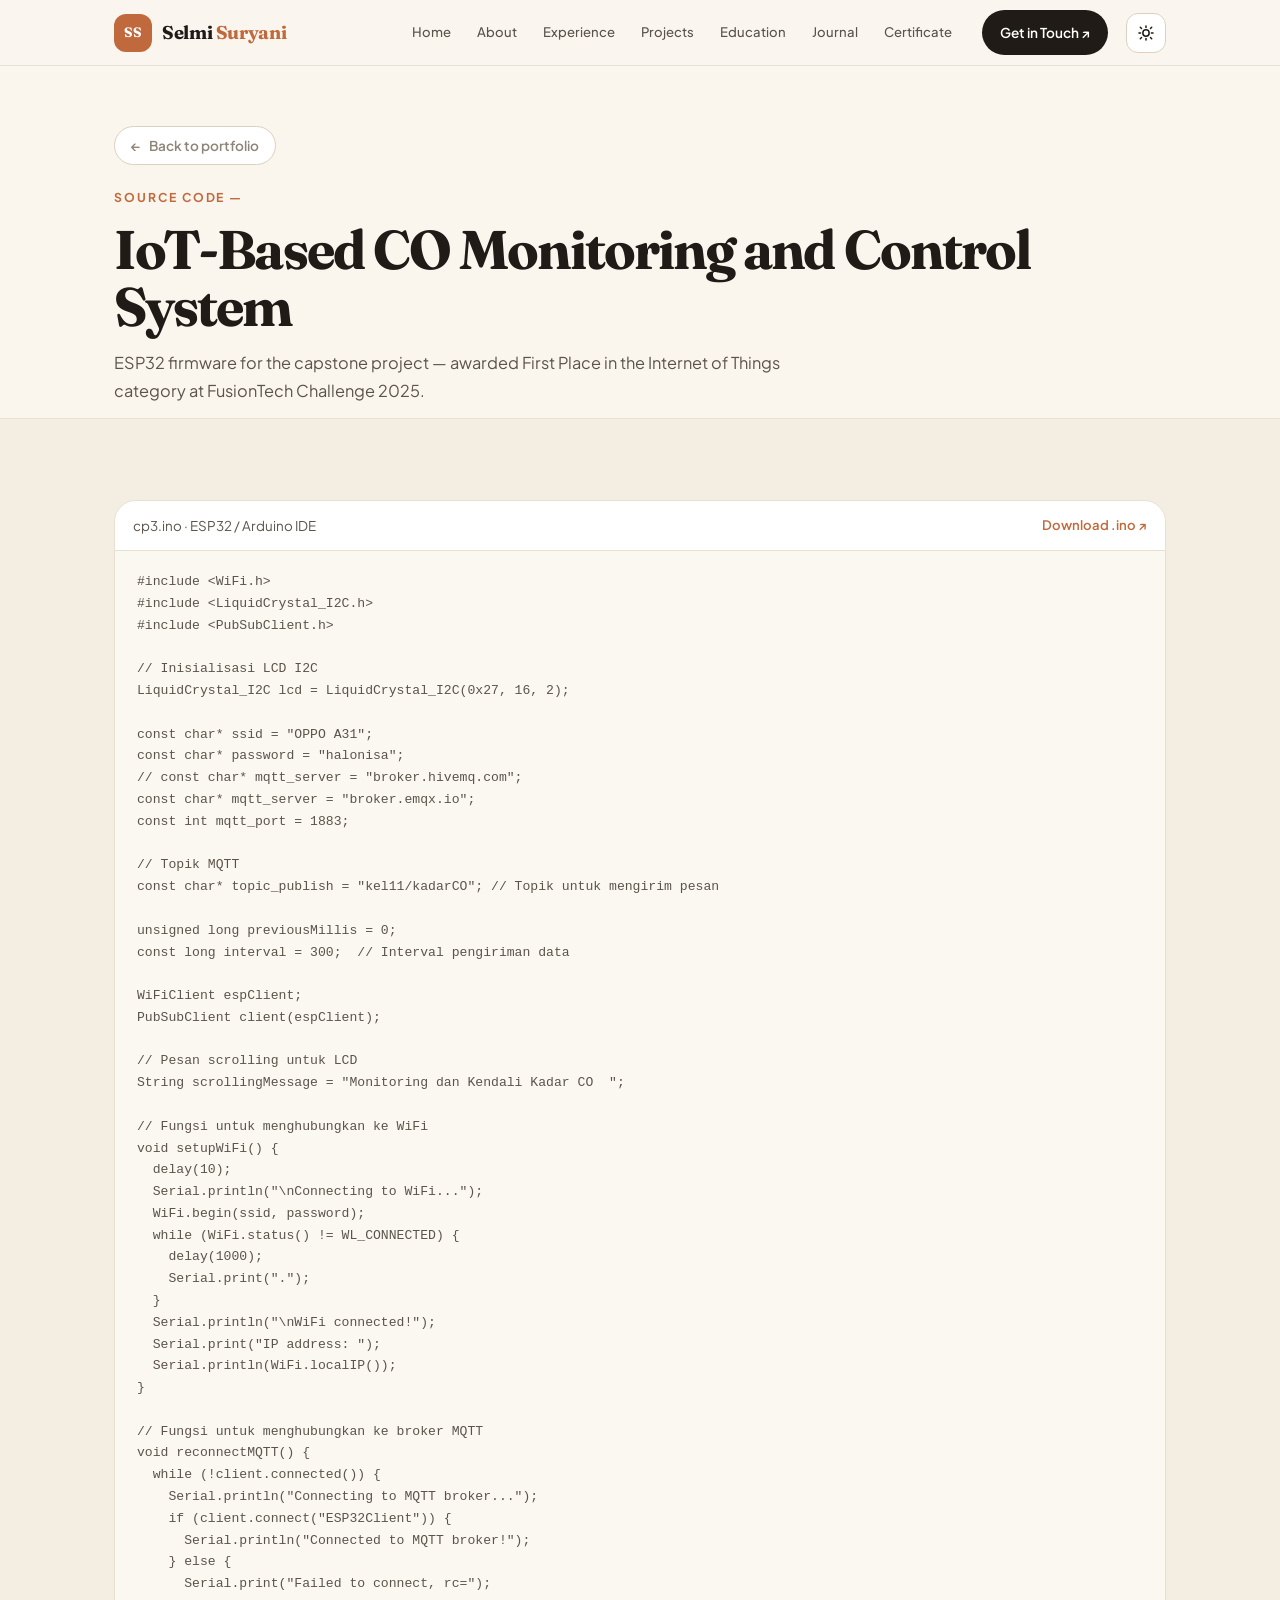
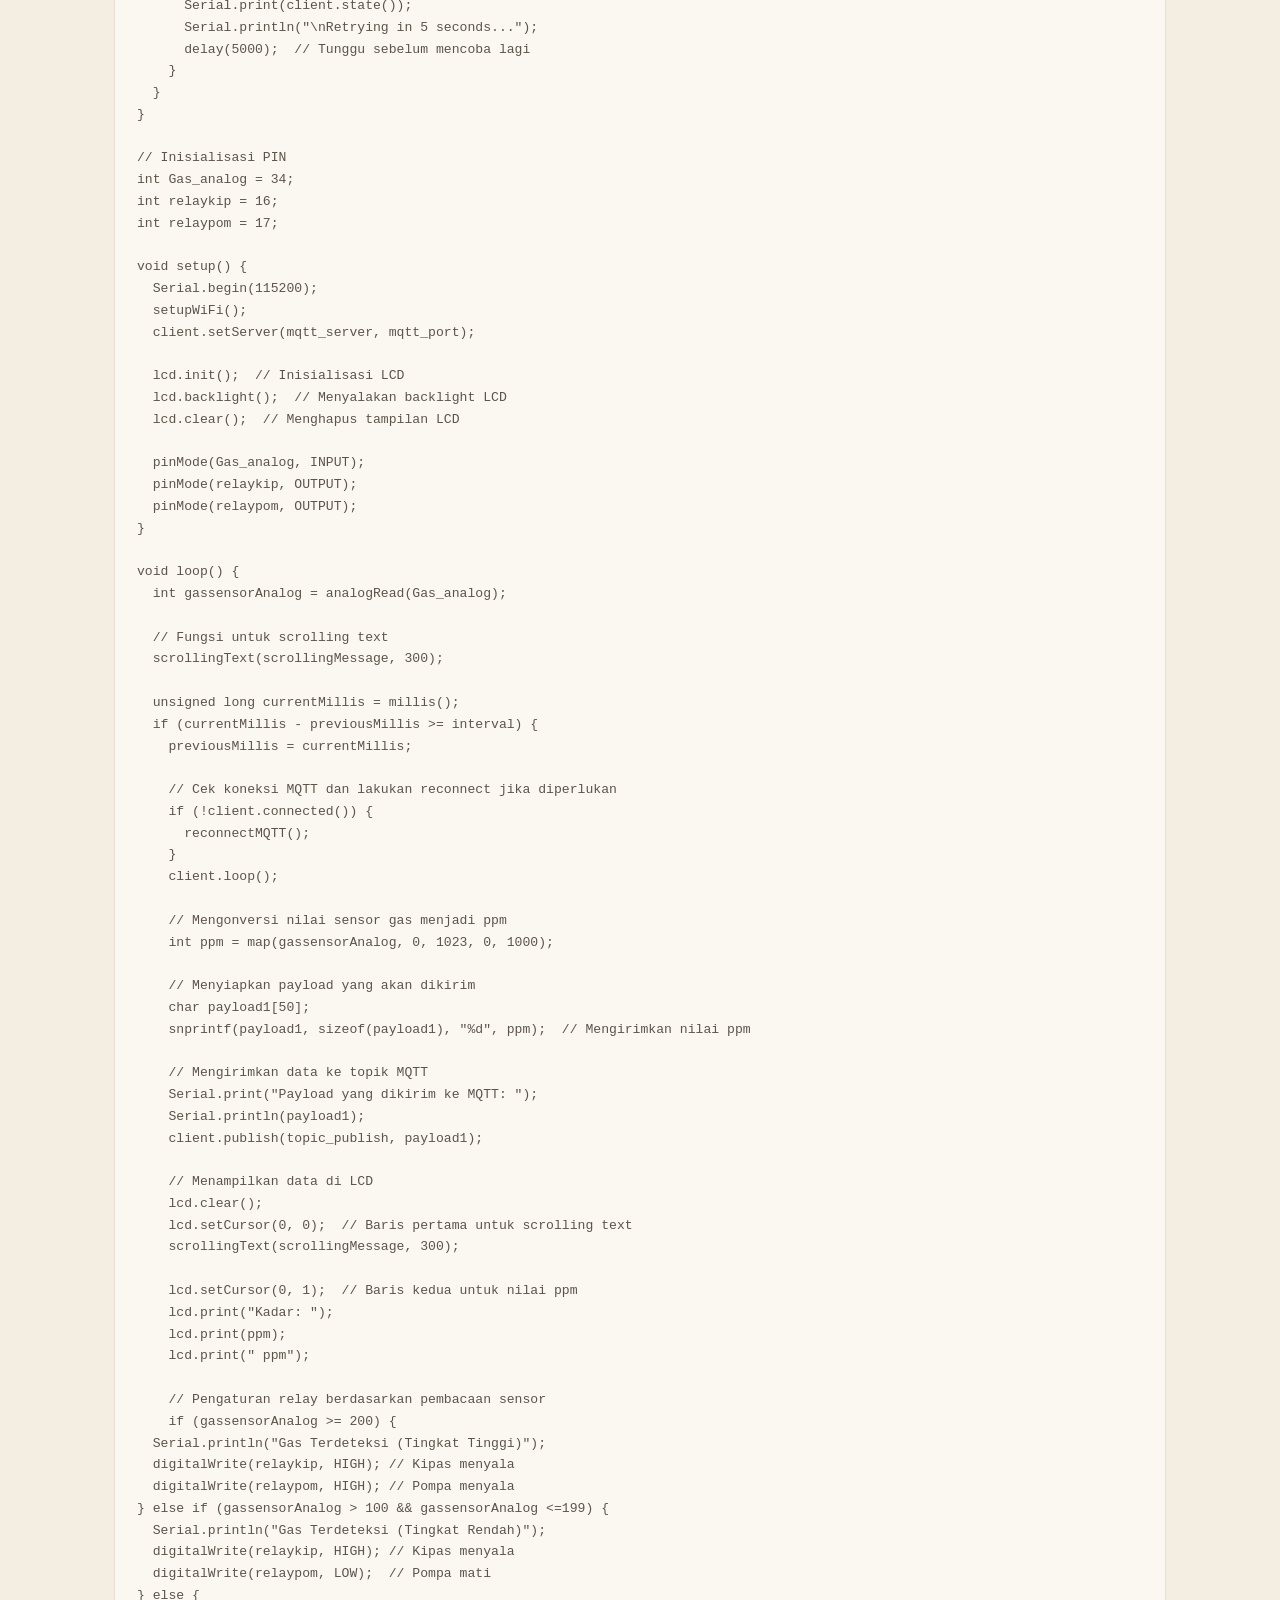
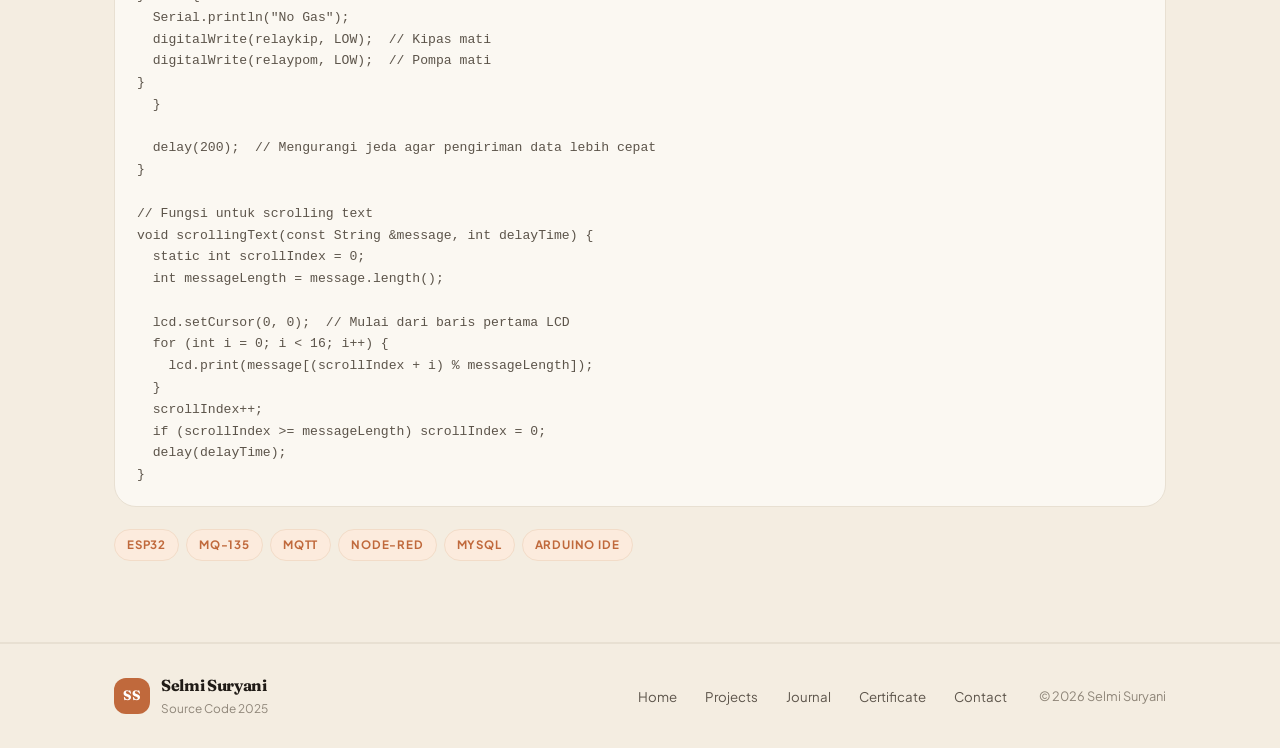
<file: code.html>
<!DOCTYPE html>
<html lang="en">
<head>
<meta charset="UTF-8" />
<meta name="viewport" content="width=device-width, initial-scale=1" />
<meta name="color-scheme" content="light dark" />
<title>Source Code — Selmi Suryani</title>
<meta name="description" content="ESP32 firmware for the IoT-based CO monitoring and control system, developed for the Capstone Project and awarded 1st Place in the Internet of Things category at FusionTech Challenge 2025." />

<link rel="preconnect" href="https://fonts.googleapis.com">
<link rel="preconnect" href="https://fonts.gstatic.com" crossorigin>
<link href="https://fonts.googleapis.com/css2?family=Fraunces:opsz,wght@9..144,500;9..144,600;9..144,700&family=Plus+Jakarta+Sans:wght@400;500;600;700&display=swap" rel="stylesheet">
<link rel="stylesheet" href="assets/css/style.css" />
<link rel="icon" href="data:image/svg+xml,<svg xmlns='http://www.w3.org/2000/svg' viewBox='0 0 100 100'><rect width='100' height='100' rx='24' fill='%23F6F1E6'/><text y='70' x='50' font-size='54' font-family='Georgia,serif' font-weight='bold' fill='%23C0693C' text-anchor='middle'>S</text></svg>" />
<script>
/* Terapkan tema sebelum halaman digambar, supaya tidak berkedip. */
(function () {
  try {
    var saved = localStorage.getItem('theme');
    if (saved === 'light' || saved === 'dark') {
      document.documentElement.setAttribute('data-theme', saved);
    }
  } catch (e) {}
})();
</script>
</head>
<body class="page-journal">

<header class="nav is-stuck" id="nav">
  <div class="nav__in">
    <a href="index.html" class="logo">
      <span class="logo__mark">SS</span>
      <span class="logo__txt">Selmi<span> Suryani</span></span>
    </a>
    <nav class="nav__links" id="navLinks">
      <a href="index.html">Home</a>
      <a href="index.html#about">About</a>
      <a href="index.html#experience">Experience</a>
      <a href="index.html#projects">Projects</a>
      <a href="index.html#education">Education</a>
      <a href="journal.html">Journal</a>
      <a href="certificate.html">Certificate</a>
    </nav>
    <a href="index.html#contact" class="nav__cta">Get in Touch <span aria-hidden="true">&#8599;</span></a>
    <button class="theme-btn" id="themeBtn" type="button" aria-label="Switch to dark theme" title="Switch theme">
      <span class="theme-btn__ic" aria-hidden="true">
        <svg class="theme-btn__sun" viewBox="0 0 24 24" fill="none" stroke="currentColor" stroke-width="2" stroke-linecap="round">
          <circle cx="12" cy="12" r="4.2"/>
          <path d="M12 2.6v2.2M12 19.2v2.2M4.4 4.4l1.6 1.6M18 18l1.6 1.6M2.6 12h2.2M19.2 12h2.2M4.4 19.6l1.6-1.6M18 6l1.6-1.6"/>
        </svg>
        <svg class="theme-btn__moon" viewBox="0 0 24 24" fill="none" stroke="currentColor" stroke-width="2" stroke-linecap="round" stroke-linejoin="round">
          <path d="M20.5 14.6A8.6 8.6 0 1 1 9.4 3.5a6.9 6.9 0 0 0 11.1 11.1z"/>
        </svg>
      </span>
    </button>
    <button class="nav__burger" id="burger" aria-label="Open menu" aria-expanded="false">
      <span></span><span></span>
    </button>
  </div>
</header>

<main>

<section class="jhead">
  <div class="wrap">
    <a href="index.html#projects" class="backlink">
      <span aria-hidden="true">&#8592;</span> Back to portfolio
    </a>
    <p class="eyebrow">Source Code &mdash;</p>
    <h1 class="jhead__title">IoT-Based CO Monitoring and Control System</h1>
    <p class="jhead__lead">
      ESP32 firmware for the capstone project &mdash; awarded First Place in the Internet of Things
      category at FusionTech Challenge 2025.
    </p>
  </div>
</section>

<section class="sec sec--cream">
  <div class="wrap">
    <div class="code">
      <div class="code__head">
        <span class="code__name">cp3.ino &middot; ESP32 / Arduino IDE</span>
        <a class="code__dl" href="assets/code/co-monitoring-esp32.ino" download>Download .ino <span aria-hidden="true">&#8599;</span></a>
      </div>
      <pre><code>#include &lt;WiFi.h&gt;
#include &lt;LiquidCrystal_I2C.h&gt;
#include &lt;PubSubClient.h&gt;

// Inisialisasi LCD I2C
LiquidCrystal_I2C lcd = LiquidCrystal_I2C(0x27, 16, 2);

const char* ssid = &quot;OPPO A31&quot;;
const char* password = &quot;halonisa&quot;;
// const char* mqtt_server = &quot;broker.hivemq.com&quot;;
const char* mqtt_server = &quot;broker.emqx.io&quot;;
const int mqtt_port = 1883;

// Topik MQTT
const char* topic_publish = &quot;kel11/kadarCO&quot;; // Topik untuk mengirim pesan

unsigned long previousMillis = 0;
const long interval = 300;  // Interval pengiriman data

WiFiClient espClient;
PubSubClient client(espClient);

// Pesan scrolling untuk LCD
String scrollingMessage = &quot;Monitoring dan Kendali Kadar CO  &quot;;

// Fungsi untuk menghubungkan ke WiFi
void setupWiFi() {
  delay(10);
  Serial.println(&quot;\nConnecting to WiFi...&quot;);
  WiFi.begin(ssid, password);
  while (WiFi.status() != WL_CONNECTED) {
    delay(1000);
    Serial.print(&quot;.&quot;);
  }
  Serial.println(&quot;\nWiFi connected!&quot;);
  Serial.print(&quot;IP address: &quot;);
  Serial.println(WiFi.localIP());
}

// Fungsi untuk menghubungkan ke broker MQTT
void reconnectMQTT() {
  while (!client.connected()) {
    Serial.println(&quot;Connecting to MQTT broker...&quot;);
    if (client.connect(&quot;ESP32Client&quot;)) {
      Serial.println(&quot;Connected to MQTT broker!&quot;);
    } else {
      Serial.print(&quot;Failed to connect, rc=&quot;);
      Serial.print(client.state());
      Serial.println(&quot;\nRetrying in 5 seconds...&quot;);
      delay(5000);  // Tunggu sebelum mencoba lagi
    }
  }
}

// Inisialisasi PIN
int Gas_analog = 34;
int relaykip = 16;
int relaypom = 17;

void setup() {
  Serial.begin(115200);
  setupWiFi();
  client.setServer(mqtt_server, mqtt_port);

  lcd.init();  // Inisialisasi LCD
  lcd.backlight();  // Menyalakan backlight LCD
  lcd.clear();  // Menghapus tampilan LCD

  pinMode(Gas_analog, INPUT);
  pinMode(relaykip, OUTPUT);
  pinMode(relaypom, OUTPUT);
}

void loop() {
  int gassensorAnalog = analogRead(Gas_analog);

  // Fungsi untuk scrolling text
  scrollingText(scrollingMessage, 300);

  unsigned long currentMillis = millis();
  if (currentMillis - previousMillis &gt;= interval) {
    previousMillis = currentMillis;

    // Cek koneksi MQTT dan lakukan reconnect jika diperlukan
    if (!client.connected()) {
      reconnectMQTT();
    }
    client.loop();

    // Mengonversi nilai sensor gas menjadi ppm
    int ppm = map(gassensorAnalog, 0, 1023, 0, 1000);

    // Menyiapkan payload yang akan dikirim
    char payload1[50];
    snprintf(payload1, sizeof(payload1), &quot;%d&quot;, ppm);  // Mengirimkan nilai ppm

    // Mengirimkan data ke topik MQTT
    Serial.print(&quot;Payload yang dikirim ke MQTT: &quot;);
    Serial.println(payload1);
    client.publish(topic_publish, payload1);

    // Menampilkan data di LCD
    lcd.clear();
    lcd.setCursor(0, 0);  // Baris pertama untuk scrolling text
    scrollingText(scrollingMessage, 300);

    lcd.setCursor(0, 1);  // Baris kedua untuk nilai ppm
    lcd.print(&quot;Kadar: &quot;);
    lcd.print(ppm);
    lcd.print(&quot; ppm&quot;);

    // Pengaturan relay berdasarkan pembacaan sensor
    if (gassensorAnalog &gt;= 200) {
  Serial.println(&quot;Gas Terdeteksi (Tingkat Tinggi)&quot;);
  digitalWrite(relaykip, HIGH); // Kipas menyala
  digitalWrite(relaypom, HIGH); // Pompa menyala
} else if (gassensorAnalog &gt; 100 &amp;&amp; gassensorAnalog &lt;=199) {
  Serial.println(&quot;Gas Terdeteksi (Tingkat Rendah)&quot;);
  digitalWrite(relaykip, HIGH); // Kipas menyala
  digitalWrite(relaypom, LOW);  // Pompa mati
} else {
  Serial.println(&quot;No Gas&quot;);
  digitalWrite(relaykip, LOW);  // Kipas mati
  digitalWrite(relaypom, LOW);  // Pompa mati
}
  }

  delay(200);  // Mengurangi jeda agar pengiriman data lebih cepat
}

// Fungsi untuk scrolling text
void scrollingText(const String &amp;message, int delayTime) {
  static int scrollIndex = 0;
  int messageLength = message.length();

  lcd.setCursor(0, 0);  // Mulai dari baris pertama LCD
  for (int i = 0; i &lt; 16; i++) {
    lcd.print(message[(scrollIndex + i) % messageLength]);
  }
  scrollIndex++;
  if (scrollIndex &gt;= messageLength) scrollIndex = 0;
  delay(delayTime);
}
</code></pre>
    </div>

    <ul class="jentry__tags code__tags">
      <li>ESP32</li><li>MQ-135</li><li>MQTT</li><li>Node-RED</li><li>MySQL</li><li>Arduino IDE</li>
    </ul>
  </div>
</section>

</main>

<footer class="foot">
  <div class="wrap foot__in">
    <div class="foot__brand">
      <span class="logo__mark">SS</span>
      <div>
        <b>Selmi Suryani</b>
        <i>Source Code 2025</i>
      </div>
    </div>
    <ul class="foot__nav">
      <li><a href="index.html">Home</a></li>
      <li><a href="index.html#projects">Projects</a></li>
      <li><a href="journal.html">Journal</a></li>
      <li><a href="certificate.html">Certificate</a></li>
      <li><a href="index.html#contact">Contact</a></li>
    </ul>
    <span class="foot__cp">&copy; <span id="year">2026</span> Selmi Suryani</span>
  </div>
</footer>

<script>document.documentElement.className += ' js';</script>
<script src="assets/js/theme.js"></script>
<script src="assets/js/journal.js"></script>
</body>
</html>
</file>
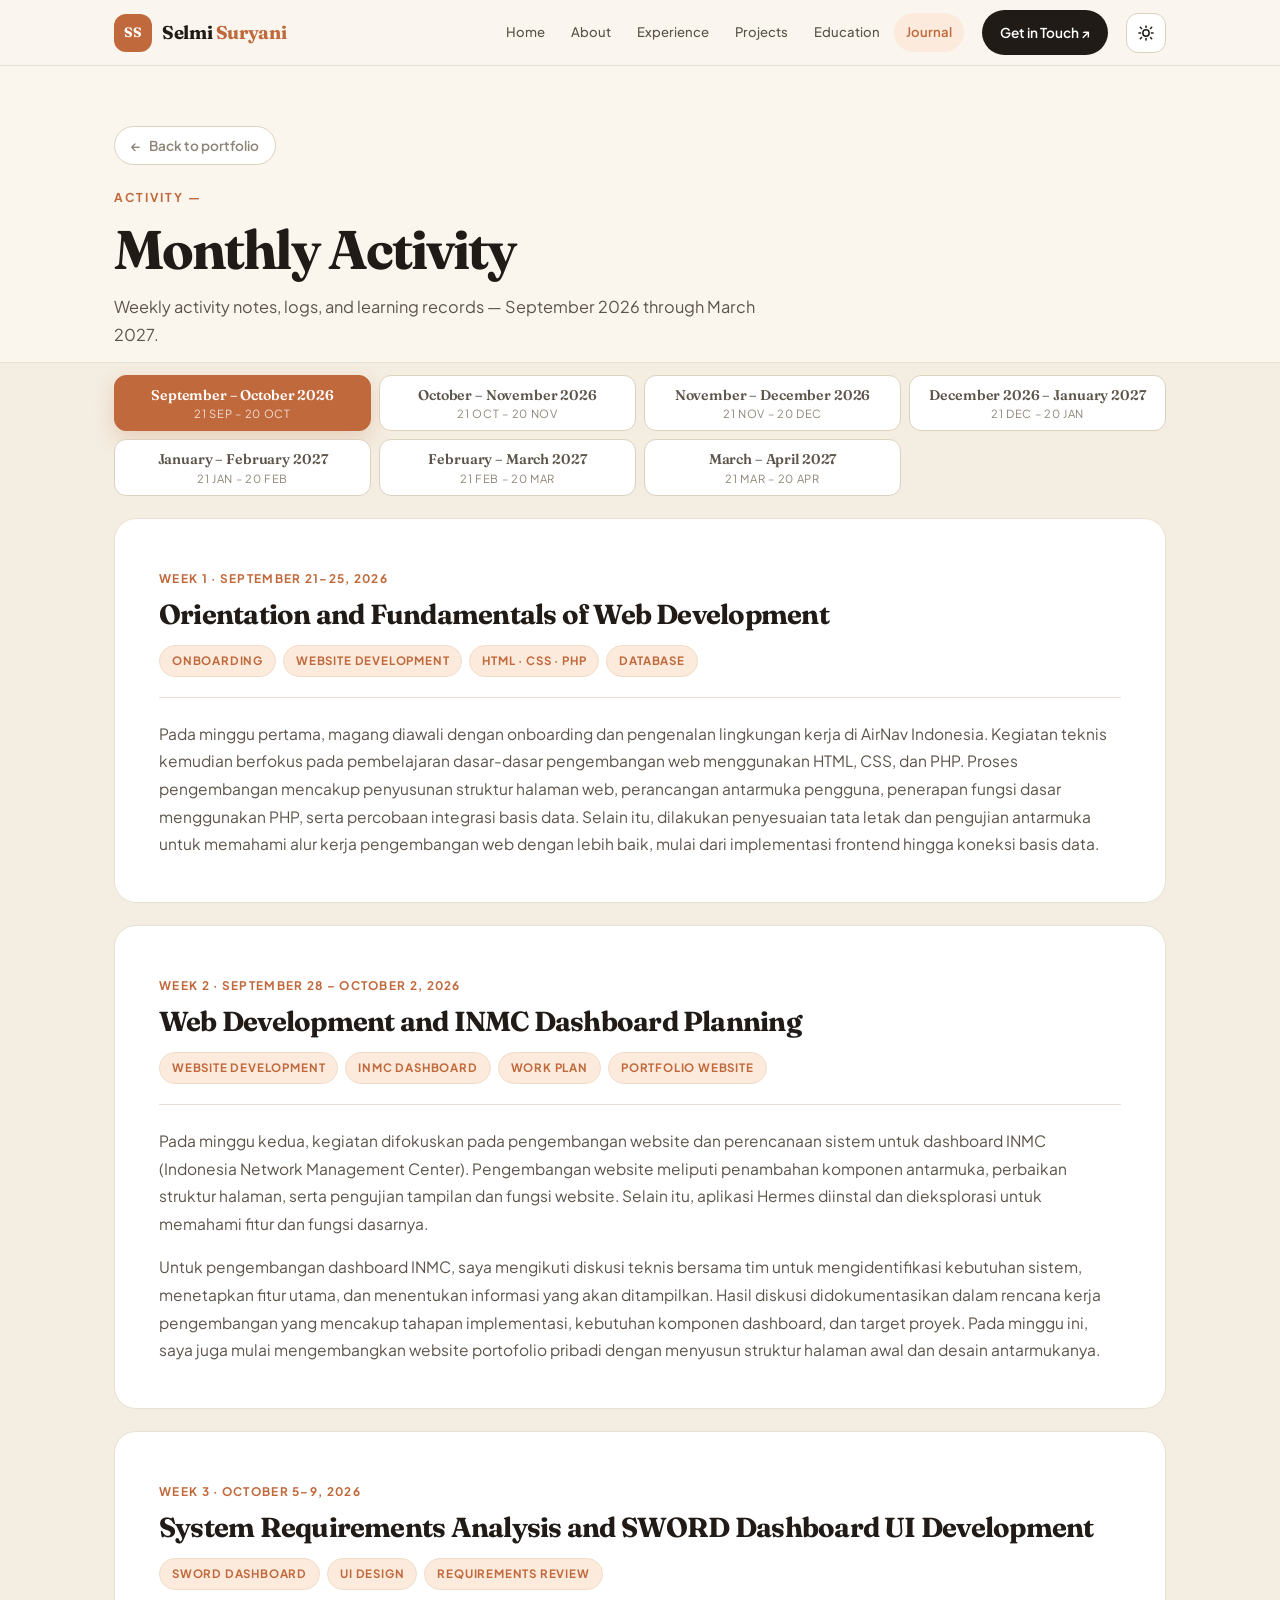
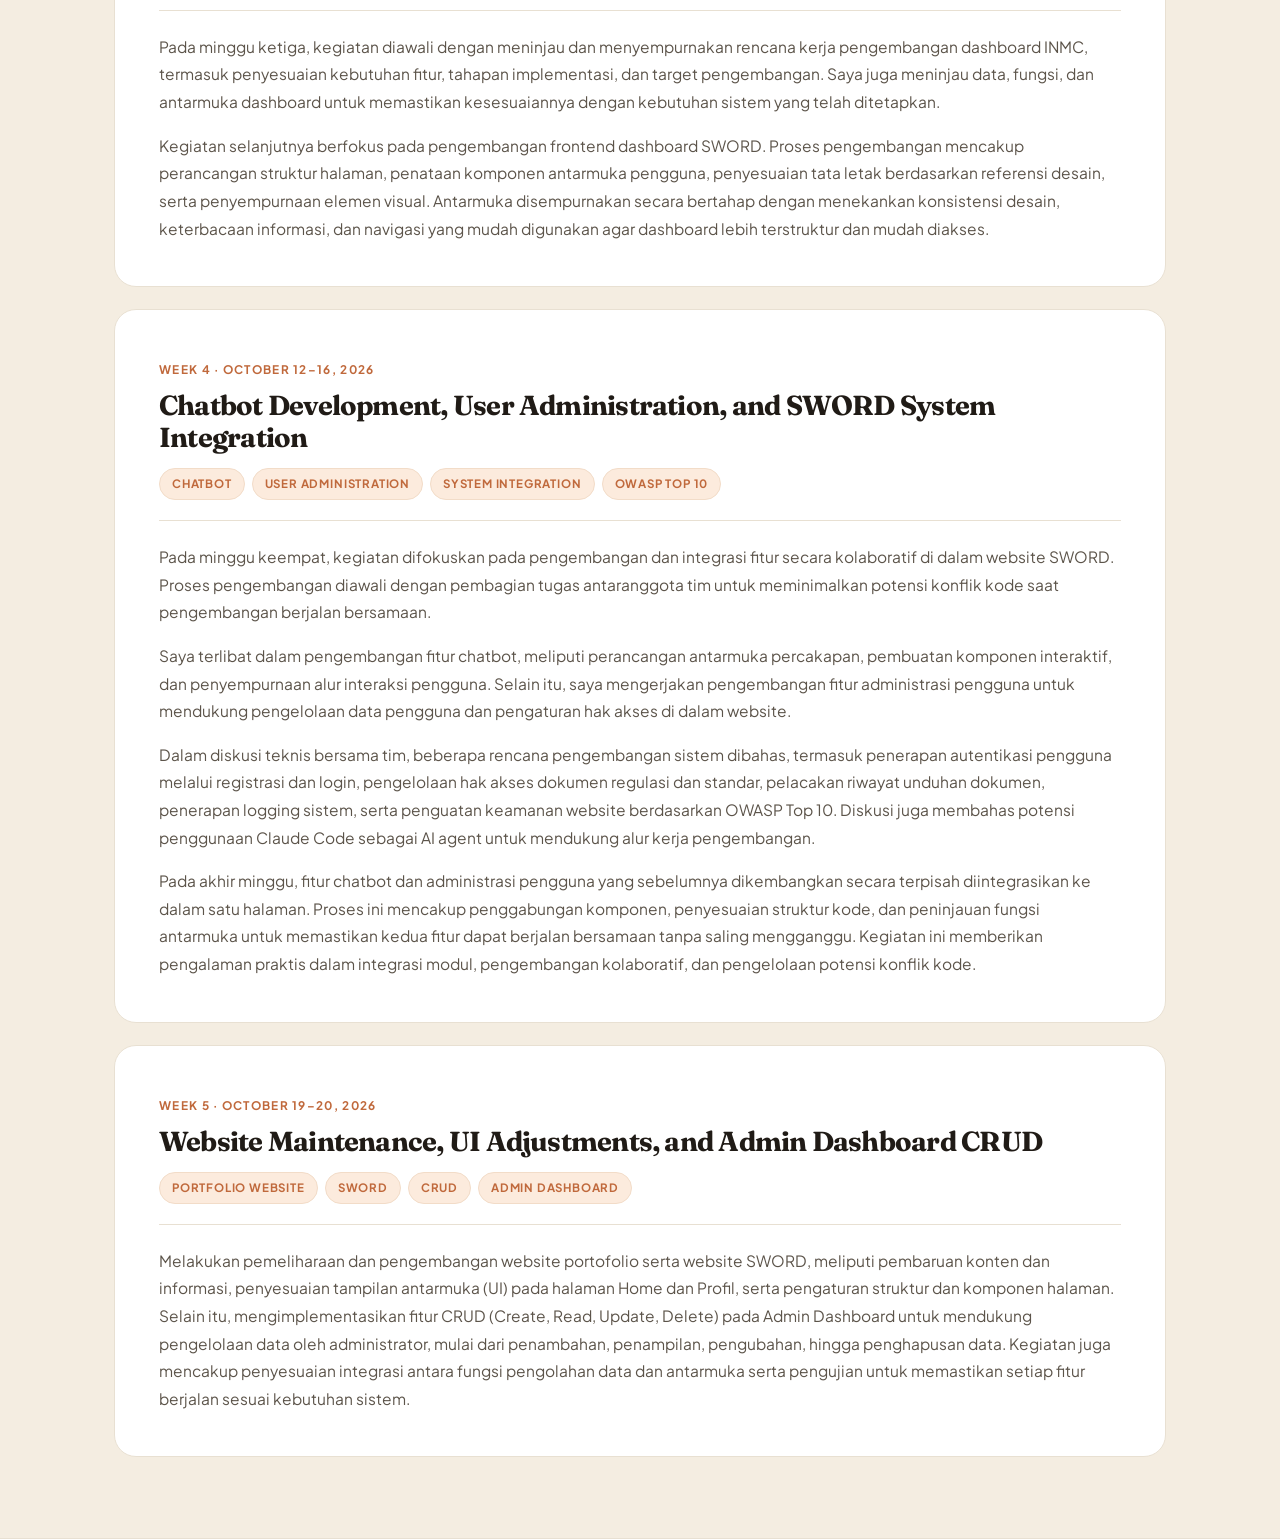
<file: journal.html>
<!DOCTYPE html>
<html lang="en">
<head>
<meta charset="UTF-8" />
<meta name="viewport" content="width=device-width, initial-scale=1" />
<meta name="color-scheme" content="light dark" />
<title>Journal — Selmi Suryani</title>
<meta name="description" content="Weekly journal of Selmi Suryani — activity notes, logs, and learning records, week by week across monthly periods." />

<link rel="preconnect" href="https://fonts.googleapis.com">
<link rel="preconnect" href="https://fonts.gstatic.com" crossorigin>
<link href="https://fonts.googleapis.com/css2?family=Fraunces:opsz,wght@9..144,500;9..144,600;9..144,700&family=Plus+Jakarta+Sans:wght@400;500;600;700&display=swap" rel="stylesheet">
<link rel="stylesheet" href="assets/css/style.css" />
<link rel="icon" href="data:image/svg+xml,<svg xmlns='http://www.w3.org/2000/svg' viewBox='0 0 100 100'><rect width='100' height='100' rx='24' fill='%23F6F1E6'/><text y='70' x='50' font-size='54' font-family='Georgia,serif' font-weight='bold' fill='%23C0693C' text-anchor='middle'>S</text></svg>" />
<script>
/* Terapkan tema sebelum halaman digambar, supaya tidak berkedip.
   Pilihan tersimpan di localStorage('theme'); tanpa pilihan -> ikut sistem. */
(function () {
  try {
    var saved = localStorage.getItem('theme');
    if (saved === 'light' || saved === 'dark') {
      document.documentElement.setAttribute('data-theme', saved);
    }
  } catch (e) {}
})();
</script>
</head>
<body class="page-journal">

<!-- ══════════ NAV ══════════ -->
<header class="nav is-stuck" id="nav">
  <div class="nav__in">
    <a href="index.html" class="logo">
      <span class="logo__mark">SS</span>
      <span class="logo__txt">Selmi<span> Suryani</span></span>
    </a>

    <nav class="nav__links" id="navLinks">
      <a href="index.html">Home</a>
      <a href="index.html#about">About</a>
      <a href="index.html#experience">Experience</a>
      <a href="index.html#projects">Projects</a>
      <a href="index.html#education">Education</a>
      <a href="journal.html" class="is-on">Journal</a>
    </nav>

    <a href="index.html#contact" class="nav__cta">Get in Touch <span aria-hidden="true">↗</span></a>

    <button class="theme-btn" id="themeBtn" type="button"
            aria-label="Switch to dark theme" title="Switch theme">
      <span class="theme-btn__ic" aria-hidden="true">
        <svg class="theme-btn__sun" viewBox="0 0 24 24" fill="none" stroke="currentColor" stroke-width="2" stroke-linecap="round">
          <circle cx="12" cy="12" r="4.2"/>
          <path d="M12 2.6v2.2M12 19.2v2.2M4.4 4.4l1.6 1.6M18 18l1.6 1.6M2.6 12h2.2M19.2 12h2.2M4.4 19.6l1.6-1.6M18 6l1.6-1.6"/>
        </svg>
        <svg class="theme-btn__moon" viewBox="0 0 24 24" fill="none" stroke="currentColor" stroke-width="2" stroke-linecap="round" stroke-linejoin="round">
          <path d="M20.5 14.6A8.6 8.6 0 1 1 9.4 3.5a6.9 6.9 0 0 0 11.1 11.1z"/>
        </svg>
      </span>
    </button>

    <button class="nav__burger" id="burger" aria-label="Open menu" aria-expanded="false">
      <span></span><span></span>
    </button>
  </div>
</header>

<main>

<!-- ══════════ JOURNAL HEADER ══════════ -->
<section class="jhead">
  <div class="wrap">
    <a href="index.html" class="backlink">
      <span aria-hidden="true">←</span> Back to portfolio
    </a>

    <p class="eyebrow">Activity —</p>
    <h1 class="jhead__title">Monthly Activity</h1>
    <p class="jhead__lead">
      Weekly activity notes, logs, and learning records &mdash; September 2026 through March 2027.
    </p>
  </div>
</section>

<!-- ══════════ JOURNAL BODY ══════════ -->
<section class="sec sec--cream jsec">
  <div class="wrap">
    <div class="jbar" id="jbar" role="tablist" aria-label="Select period">
      <button class="jtab is-on" data-m="09" role="tab" aria-selected="true"><b>September &ndash; October 2026</b><span>21 Sep &ndash; 20 Oct</span></button>
      <button class="jtab" data-m="10" role="tab" aria-selected="false"><b>October &ndash; November 2026</b><span>21 Oct &ndash; 20 Nov</span></button>
      <button class="jtab" data-m="11" role="tab" aria-selected="false"><b>November &ndash; December 2026</b><span>21 Nov &ndash; 20 Dec</span></button>
      <button class="jtab" data-m="12" role="tab" aria-selected="false"><b>December 2026 &ndash; January 2027</b><span>21 Dec &ndash; 20 Jan</span></button>
      <button class="jtab" data-m="01" role="tab" aria-selected="false"><b>January &ndash; February 2027</b><span>21 Jan &ndash; 20 Feb</span></button>
      <button class="jtab" data-m="02" role="tab" aria-selected="false"><b>February &ndash; March 2027</b><span>21 Feb &ndash; 20 Mar</span></button>
        <button class="jtab" data-m="03" role="tab" aria-selected="false"><b>March &ndash; April 2027</b><span>21 Mar &ndash; 20 Apr</span></button>
    </div>

    <div class="jbody" id="jbody">
      <div class="jpanel is-on" data-m="09" role="tabpanel">
        <article class="jentry">
          <header class="jentry__head">
            <span class="jentry__date">Week 1 &middot; September 21&ndash;25, 2026</span>
            <h2 class="jentry__title">Orientation and Fundamentals of Web Development</h2>
            <ul class="jentry__tags"><li>Onboarding</li><li>Website Development</li><li>HTML &middot; CSS &middot; PHP</li><li>Database</li></ul>
          </header>

          <div class="jentry__body" lang="id">
            <p>
              Pada minggu pertama, magang diawali dengan onboarding dan pengenalan lingkungan kerja di AirNav Indonesia. Kegiatan teknis kemudian berfokus pada pembelajaran dasar-dasar pengembangan web menggunakan HTML, CSS, dan PHP. Proses pengembangan mencakup penyusunan struktur halaman web, perancangan antarmuka pengguna, penerapan fungsi dasar menggunakan PHP, serta percobaan integrasi basis data. Selain itu, dilakukan penyesuaian tata letak dan pengujian antarmuka untuk memahami alur kerja pengembangan web dengan lebih baik, mulai dari implementasi frontend hingga koneksi basis data.
            </p>
          </div>
        </article>
        <article class="jentry">
          <header class="jentry__head">
            <span class="jentry__date">Week 2 &middot; September 28 &ndash; October 2, 2026</span>
            <h2 class="jentry__title">Web Development and INMC Dashboard Planning</h2>
            <ul class="jentry__tags"><li>Website Development</li><li>INMC Dashboard</li><li>Work Plan</li><li>Portfolio Website</li></ul>
          </header>

          <div class="jentry__body" lang="id">
            <p>
              Pada minggu kedua, kegiatan difokuskan pada pengembangan website dan perencanaan sistem untuk dashboard INMC (Indonesia Network Management Center). Pengembangan website meliputi penambahan komponen antarmuka, perbaikan struktur halaman, serta pengujian tampilan dan fungsi website. Selain itu, aplikasi Hermes diinstal dan dieksplorasi untuk memahami fitur dan fungsi dasarnya.
            </p>
            <p>
              Untuk pengembangan dashboard INMC, saya mengikuti diskusi teknis bersama tim untuk mengidentifikasi kebutuhan sistem, menetapkan fitur utama, dan menentukan informasi yang akan ditampilkan. Hasil diskusi didokumentasikan dalam rencana kerja pengembangan yang mencakup tahapan implementasi, kebutuhan komponen dashboard, dan target proyek. Pada minggu ini, saya juga mulai mengembangkan website portofolio pribadi dengan menyusun struktur halaman awal dan desain antarmukanya.
            </p>
          </div>
        </article>
        <article class="jentry">
          <header class="jentry__head">
            <span class="jentry__date">Week 3 &middot; October 5&ndash;9, 2026</span>
            <h2 class="jentry__title">System Requirements Analysis and SWORD Dashboard UI Development</h2>
            <ul class="jentry__tags"><li>SWORD Dashboard</li><li>UI Design</li><li>Requirements Review</li></ul>
          </header>

          <div class="jentry__body" lang="id">
            <p>
              Pada minggu ketiga, kegiatan diawali dengan meninjau dan menyempurnakan rencana kerja pengembangan dashboard INMC, termasuk penyesuaian kebutuhan fitur, tahapan implementasi, dan target pengembangan. Saya juga meninjau data, fungsi, dan antarmuka dashboard untuk memastikan kesesuaiannya dengan kebutuhan sistem yang telah ditetapkan.
            </p>
            <p>
              Kegiatan selanjutnya berfokus pada pengembangan frontend dashboard SWORD. Proses pengembangan mencakup perancangan struktur halaman, penataan komponen antarmuka pengguna, penyesuaian tata letak berdasarkan referensi desain, serta penyempurnaan elemen visual. Antarmuka disempurnakan secara bertahap dengan menekankan konsistensi desain, keterbacaan informasi, dan navigasi yang mudah digunakan agar dashboard lebih terstruktur dan mudah diakses.
            </p>
          </div>
        </article>
        <article class="jentry">
          <header class="jentry__head">
            <span class="jentry__date">Week 4 &middot; October 12&ndash;16, 2026</span>
            <h2 class="jentry__title">Chatbot Development, User Administration, and SWORD System Integration</h2>
            <ul class="jentry__tags"><li>Chatbot</li><li>User Administration</li><li>System Integration</li><li>OWASP Top 10</li></ul>
          </header>

          <div class="jentry__body" lang="id">
            <p>
              Pada minggu keempat, kegiatan difokuskan pada pengembangan dan integrasi fitur secara kolaboratif di dalam website SWORD. Proses pengembangan diawali dengan pembagian tugas antaranggota tim untuk meminimalkan potensi konflik kode saat pengembangan berjalan bersamaan.
            </p>
            <p>
              Saya terlibat dalam pengembangan fitur chatbot, meliputi perancangan antarmuka percakapan, pembuatan komponen interaktif, dan penyempurnaan alur interaksi pengguna. Selain itu, saya mengerjakan pengembangan fitur administrasi pengguna untuk mendukung pengelolaan data pengguna dan pengaturan hak akses di dalam website.
            </p>
            <p>
              Dalam diskusi teknis bersama tim, beberapa rencana pengembangan sistem dibahas, termasuk penerapan autentikasi pengguna melalui registrasi dan login, pengelolaan hak akses dokumen regulasi dan standar, pelacakan riwayat unduhan dokumen, penerapan logging sistem, serta penguatan keamanan website berdasarkan OWASP Top 10. Diskusi juga membahas potensi penggunaan Claude Code sebagai AI agent untuk mendukung alur kerja pengembangan.
            </p>
            <p>
              Pada akhir minggu, fitur chatbot dan administrasi pengguna yang sebelumnya dikembangkan secara terpisah diintegrasikan ke dalam satu halaman. Proses ini mencakup penggabungan komponen, penyesuaian struktur kode, dan peninjauan fungsi antarmuka untuk memastikan kedua fitur dapat berjalan bersamaan tanpa saling mengganggu. Kegiatan ini memberikan pengalaman praktis dalam integrasi modul, pengembangan kolaboratif, dan pengelolaan potensi konflik kode.
            </p>
          </div>
        </article>
        <article class="jentry">
          <header class="jentry__head">
            <span class="jentry__date">Week 5 &middot; October 19&ndash;20, 2026</span>
            <h2 class="jentry__title">Website Maintenance, UI Adjustments, and Admin Dashboard CRUD</h2>
            <ul class="jentry__tags"><li>Portfolio Website</li><li>SWORD</li><li>CRUD</li><li>Admin Dashboard</li></ul>
          </header>

          <div class="jentry__body" lang="id">
            <p>
              Melakukan pemeliharaan dan pengembangan website portofolio serta website SWORD, meliputi pembaruan konten dan informasi, penyesuaian tampilan antarmuka (UI) pada halaman Home dan Profil, serta pengaturan struktur dan komponen halaman. Selain itu, mengimplementasikan fitur CRUD (Create, Read, Update, Delete) pada Admin Dashboard untuk mendukung pengelolaan data oleh administrator, mulai dari penambahan, penampilan, pengubahan, hingga penghapusan data. Kegiatan juga mencakup penyesuaian integrasi antara fungsi pengolahan data dan antarmuka serta pengujian untuk memastikan setiap fitur berjalan sesuai kebutuhan sistem.
            </p>
          </div>
        </article>
      </div>
      <div class="jpanel" data-m="10" role="tabpanel">
        <article class="jentry">
          <header class="jentry__head">
            <span class="jentry__date">Week 6 &middot; October 21&ndash;23, 2026</span>
            <h2 class="jentry__title">Continued Development and Hardware Troubleshooting</h2>
            <ul class="jentry__tags"><li>Website Maintenance</li><li>Admin Dashboard</li><li>Hardware Troubleshooting</li></ul>
          </header>

          <div class="jentry__body" lang="id">
            <p>
              Melanjutkan pemeliharaan dan pengembangan website portofolio serta website SWORD, meliputi pembaruan konten, penyempurnaan fitur, penyesuaian komponen antarmuka (UI), dan pemeriksaan fungsionalitas sistem agar setiap halaman dan fitur berjalan sesuai kebutuhan. Pada website SWORD, dilakukan pengembangan lanjutan terhadap fitur Admin Dashboard serta penyesuaian kode dan integrasi antarkomponen. Selain itu, melakukan troubleshooting perangkat keras pada laptop yang mengalami kendala dalam mendeteksi hard disk eksternal melalui pengujian silang menggunakan perangkat penyimpanan dan laptop lain. Pemeriksaan menunjukkan bahwa hard disk dapat terdeteksi pada laptop berbeda, sedangkan pada laptop yang bersangkutan tidak dapat mendeteksi beberapa perangkat penyimpanan USB, sehingga diperlukan pemeriksaan lebih lanjut pada port USB, driver, dan konfigurasi sistem.
            </p>
          </div>
        </article>
        <article class="jentry">
          <header class="jentry__head">
            <span class="jentry__date">Week 7 &middot; November 2&ndash;6, 2026</span>
            <h2 class="jentry__title">System Flow Documentation and Landing Page Improvements</h2>
            <ul class="jentry__tags"><li>SWORD</li><li>Flowchart</li><li>Landing Page</li><li>Autofill</li></ul>
          </header>

          <div class="jentry__body" lang="id">
            <p>
              Melakukan pengembangan dan evaluasi website SWORD melalui peninjauan fungsionalitas fitur, mengikuti meeting mengenai pembahasan hasil pengembangan website ESTIM, serta perancangan dokumentasi alur sistem menggunakan flowchart. Perancangan flowchart mencakup pemetaan proses, percabangan keputusan, dan pembagian hak akses berdasarkan tiga peran pengguna, yaitu guest, user, dan super admin sebagai acuan alur navigasi dan otorisasi sistem. Selain itu, melakukan penyempurnaan antarmuka Landing Page serta mengimplementasikan fitur autofill pada halaman Saran dengan mengintegrasikan data profil pengguna yang sedang login ke dalam field nama dan email. Pengembangan tersebut mencakup penyesuaian komponen frontend, pengambilan data pengguna, pengaturan alur autentikasi, serta pengujian untuk memastikan kesesuaian akses dan pengisian data pada setiap fitur.
            </p>
          </div>
        </article>
        <article class="jentry">
          <header class="jentry__head">
            <span class="jentry__date">Week 8 &middot; November 9&ndash;13, 2026</span>
            <h2 class="jentry__title">Super Admin Interface, Security Webinar, and GNSS RFI Research Paper</h2>
            <ul class="jentry__tags"><li>Super Admin UI</li><li>Cybersecurity</li><li>Research Paper</li></ul>
          </header>

          <div class="jentry__body" lang="id">
            <p>
              Melaksanakan pengembangan lanjutan website SWORD dengan berfokus pada penyempurnaan antarmuka Super Admin, evaluasi komponen halaman, serta validasi dokumentasi alur sistem berdasarkan implementasi fitur dan pembagian hak akses pengguna. Selain itu, mengikuti kegiatan peningkatan pemahaman mengenai keamanan informasi melalui webinar Siber AI, khususnya terkait ancaman phishing, keamanan tautan, dan validasi kode dari sumber eksternal. Selain itu, mengikuti evaluasi proyek bersama EVP Divisi Information Technology dan memperoleh penugasan research paper mengenai GNSS RFI (Global Navigation Satellite System Radio Frequency Interference). Dari sisi teknis dan penelitian, kegiatan meliputi pencarian referensi ilmiah periode lima tahun terakhir, penelaahan metode dan hasil penelitian terdahulu, perbandingan permasalahan yang diangkat, serta identifikasi research gap sebagai dasar penentuan peluang dan arah pengembangan topik penelitian.
            </p>
          </div>
        </article>
        <article class="jentry">
          <header class="jentry__head">
            <span class="jentry__date">Week 9 &middot; November 16&ndash;20, 2026</span>
            <h2 class="jentry__title">INMC Project Planning and URS-Based SWORD Development</h2>
            <ul class="jentry__tags"><li>INMC</li><li>Project Planning</li><li>URS</li><li>Blog Feature</li></ul>
          </header>

          <div class="jentry__body" lang="id">
            <p>
              Melakukan perencanaan proyek pengembangan website INMC melalui penyusunan jadwal kerja menggunakan platform project management, mencakup pemetaan tahapan pengembangan, estimasi durasi, dan penentuan target penyelesaian. Selain itu, melanjutkan pengembangan website SWORD dengan menerapkan penyesuaian berdasarkan dokumen URS (User Requirements Specification) sebagai acuan implementasi. Pekerjaan teknis meliputi analisis kesesuaian kebutuhan terhadap fitur yang telah tersedia, pembaruan struktur konten, integrasi buku pedoman ke dalam website, serta pengembangan fitur unggah gambar pada halaman blog. Fitur tersebut dilengkapi dengan pembatasan akses sehingga hanya Super Admin yang memiliki kewenangan untuk menambahkan foto, termasuk penyesuaian proses pemilihan, pengunggahan, dan penampilan gambar pada halaman blog.
            </p>
          </div>
        </article>
      </div>
      <div class="jpanel" data-m="11" role="tabpanel">
        <p class="jempty">
          <span class="jempty__ico" aria-hidden="true">✎</span>
          <span class="jempty__t">No activity entries for November – December 2026 yet.</span>
          <span class="jempty__s">Notes, activity logs, and learning records for this period will appear here.</span>
        </p>
      </div>
      <div class="jpanel" data-m="12" role="tabpanel">
        <p class="jempty">
          <span class="jempty__ico" aria-hidden="true">✎</span>
          <span class="jempty__t">No activity entries for December 2026 – January 2027 yet.</span>
          <span class="jempty__s">Notes, activity logs, and learning records for this period will appear here.</span>
        </p>
      </div>
      <div class="jpanel" data-m="01" role="tabpanel">
        <p class="jempty">
          <span class="jempty__ico" aria-hidden="true">✎</span>
          <span class="jempty__t">No activity entries for January – February 2027 yet.</span>
          <span class="jempty__s">Notes, activity logs, and learning records for this period will appear here.</span>
        </p>
      </div>
      <div class="jpanel" data-m="02" role="tabpanel">
        <p class="jempty">
          <span class="jempty__ico" aria-hidden="true">✎</span>
          <span class="jempty__t">No activity entries for February – March 2027 yet.</span>
          <span class="jempty__s">Notes, activity logs, and learning records for this period will appear here.</span>
        </p>
      </div>
      <div class="jpanel" data-m="03" role="tabpanel">
        <p class="jempty">
          <span class="jempty__ico" aria-hidden="true">✎</span>
          <span class="jempty__t">No activity entries for March – April 2027 yet.</span>
          <span class="jempty__s">Notes, activity logs, and learning records for this period will appear here.</span>
        </p>
      </div>
    </div>
  </div>
</section>

</main>




<script>document.documentElement.className += ' js';</script>
<script src="assets/js/theme.js"></script>
<script src="assets/js/journal.js"></script>
</body>
</html>
</file>
<file: assets/css/style.css>
/* ═══════════════════════════════════════════════════════════════
   Selmi Suryani — Portofolio
   Tema: cream hangat + pastel lembut + aksen terracotta
   Style: rounded cards, large serif. Kept clean and uncluttered.
   ═══════════════════════════════════════════════════════════════ */

:root{
  --cream:#FAF6EE;
  --cream-2:#F4EDE1;
  --white:#FFFFFF;

  --ink:#201B16;
  --ink-2:#5C544A;
  --ink-3:#8E8578;

  --terra:#C0693C;
  --terra-d:#A9562E;

  --peach:#FCEBDD;
  --sage:#E8EFE2;
  --blue:#E4EDF6;
  --butter:#FBF1DC;

  --line:#E8E0D2;
  --line-2:#DBD1BE;

  --paper:#FBF8F2;          /* panel cetak / latar placeholder gambar */
  --shadow:rgba(32,27,22,.10);
  --shadow-strong:rgba(32,27,22,.18);
  --on-dark:#FFFFFF;        /* teks di atas tombol berwarna */
  --terra-glass:rgba(192,105,60,.30);
  --peach-line:#F2DCC8;
  --sage-line:#DAE5D0;
  --blue-line:#D4E2EF;
  --ok-dot:rgba(94,154,82,.18);
  --surface-chip:rgba(255,255,255,.72);
  --on-terra:#FFFFFF;       /* teks di atas latar terracotta */
  --btn-solid:#201B16;      /* tombol solid (nav CTA) */
  --btn-solid-fg:#FFFFFF;
  --btn-solid-hov:#A9562E;
  --btn-solid-hov-fg:#FFFFFF;

  --serif:'Fraunces','Georgia',serif;
  --sans:'Plus Jakarta Sans',-apple-system,'Segoe UI',Roboto,sans-serif;

  --maxw:1160px;
  --pad:clamp(20px,5vw,54px);
  --r:22px;
  --r-sm:14px;
}

/* ── Mode gelap ───────────────────────────────────
   Dipilih lewat atribut data-theme pada <html>.
   Tanpa atribut, situs mengikuti pengaturan sistem. */
[data-theme="dark"]{
  --cream:#141019;
  --cream-2:#100D15;
  --white:#1D1824;

  --ink:#F3EDE6;
  --ink-2:#BFB4AB;
  --ink-3:#A89D95;

  --terra:#E08A5C;
  --terra-d:#C9744A;

  --peach:#2E2331;
  --sage:#202B24;
  --blue:#1C2635;
  --butter:#2B261D;

  --line:#2C2532;
  --line-2:#3B3243;

  --paper:#221D29;
  --shadow:rgba(0,0,0,.42);
  --shadow-strong:rgba(0,0,0,.6);
  --on-dark:#FFFFFF;
  --terra-glass:rgba(224,138,92,.34);
  --peach-line:#3F2E38;
  --sage-line:#2F4036;
  --blue-line:#2B3949;
  --ok-dot:rgba(120,190,110,.22);
  --surface-chip:rgba(255,255,255,.14);
  --on-terra:#141019;
  --btn-solid:#F3EDE6;
  --btn-solid-fg:#141019;
  --btn-solid-hov:#E08A5C;
  --btn-solid-hov-fg:#141019;
}

*,*::before,*::after{box-sizing:border-box;}
html{scroll-behavior:smooth; scroll-padding-top:96px;}
body{
  margin:0; background:var(--cream); color:var(--ink);
  transition:background-color .3s ease, color .3s ease;
  font-family:var(--sans); font-size:16px; line-height:1.72;
  -webkit-font-smoothing:antialiased;
}
img{max-width:100%; display:block;}
a{color:inherit; text-decoration:none;}
ul,ol{margin:0; padding:0; list-style:none;}
h1,h2,h3,h4{margin:0; font-weight:600;}
button{font-family:inherit;}

.wrap{max-width:var(--maxw); margin:0 auto; padding:0 var(--pad); width:100%;}

/* ── Type ────────────────────────────────────────── */
.h2{
  font-family:var(--serif); font-weight:600; letter-spacing:-.022em; line-height:1.12;
  font-size:clamp(1.6rem,3.7vw,2.6rem); margin:0;
}
.h2 em{font-style:italic; color:var(--terra); font-weight:600;}
.eyebrow{
  font-size:.76rem; font-weight:700; letter-spacing:.16em; text-transform:uppercase;
  color:var(--terra); margin:0 0 14px;
}
.pts{display:grid; gap:8px; margin-top:12px;}
.pts li{position:relative; padding-left:20px; font-size:.93rem; color:var(--ink-2);}
.pts li::before{
  content:''; position:absolute; left:2px; top:.64em; width:6px; height:6px;
  border-radius:50%; background:var(--terra); opacity:.7;
}

/* ── Icon chips ──────────────────────────────────── */
.ic{
  width:40px; height:40px; flex:0 0 40px; border-radius:12px; display:grid; place-items:center;
  font-size:1rem; line-height:1;
}
.ic--peach{background:var(--peach); color:#B4643A;}
.ic--sage{background:var(--sage); color:#5C7A4A;}
.ic--blue{background:var(--blue); color:#4A6E96;}

/* warna ikon di mode gelap: dilembutkan agar terbaca di atas latar gelap */
[data-theme="dark"] .ic--peach{color:#E7A87C;}
[data-theme="dark"] .ic--sage{color:#A3C48A;}
[data-theme="dark"] .ic--blue{color:#8FB4DA;}

/* ── Buttons ─────────────────────────────────────── */
.btn{
  display:inline-flex; align-items:center; gap:9px; padding:13px 26px; border-radius:100px;
  font-size:.89rem; font-weight:600; transition:.24s; border:1.5px solid transparent;
}
.btn:active{transform:translateY(0) scale(.97);}
.btn--solid{background:var(--terra); color:var(--on-terra); box-shadow:0 8px 20px rgba(192,105,60,.24);}
.btn--solid:hover{background:var(--terra); color:var(--on-terra); transform:translateY(-2px); box-shadow:0 12px 26px rgba(192,105,60,.32);}
.btn--solid span{transition:transform .24s;}
.btn--solid:hover span{transform:translateX(4px);}
.btn--soft{background:var(--white); color:var(--ink); border-color:var(--line-2);}
.btn--soft:hover{border-color:var(--terra); color:var(--terra); transform:translateY(-2px);}
.btn--soft span{transition:transform .24s;}
.btn--soft:hover span{transform:translateY(3px);}

/* ══════════ NAV ══════════ */
.nav{
  position:fixed; top:0; left:0; right:0; z-index:80; transition:.3s;
  padding:14px 0;
}
.nav.is-stuck{
  background:color-mix(in srgb, var(--cream) 90%, transparent); backdrop-filter:blur(16px);
  border-bottom:1px solid var(--line); padding:10px 0;
}
.nav__in{
  max-width:var(--maxw); margin:0 auto; padding:0 var(--pad);
  display:flex; align-items:center; gap:18px;
}
.logo{display:flex; align-items:center; gap:10px; margin-right:auto;}
.logo__mark{
  width:38px; height:38px; border-radius:12px; display:grid; place-items:center; flex:0 0 38px;
  background:var(--terra); color:var(--on-terra); font-family:var(--serif); font-weight:700; font-size:.85rem;
}
.logo__txt{font-family:var(--serif); font-weight:700; font-size:1.16rem; letter-spacing:-.02em; white-space:nowrap;}
.logo__txt span{color:var(--terra);}

.nav__links{display:flex; align-items:center; gap:2px; font-size:.82rem; font-weight:500; white-space:nowrap;}
.nav__links a{padding:8px 12px; border-radius:100px; color:var(--ink-2); transition:.2s; white-space:nowrap;}
.nav__links a:hover{color:var(--ink); background:var(--cream-2);}
.nav__links a.is-on{color:var(--terra); background:var(--peach); font-weight:600;}
.nav__cta{
  font-size:.85rem; font-weight:600; padding:11px 18px; border-radius:100px;
  background:var(--btn-solid); color:var(--btn-solid-fg); transition:.24s; white-space:nowrap;
}
.nav__cta:hover{background:var(--btn-solid-hov); color:var(--btn-solid-hov-fg); transform:translateY(-1px);}
.nav__cta span{display:inline-block; transition:transform .24s;}
.nav__cta:hover span{transform:translate(2px,-2px);}

.nav__burger{
  display:none; width:44px; height:40px; border:1px solid var(--line-2); background:var(--white);
  border-radius:12px; cursor:pointer; padding:12px 11px;
  flex-direction:column; justify-content:space-between;
}
.nav__burger span{display:block; height:2px; background:var(--ink); border-radius:2px; transition:.3s;}
.nav__burger[aria-expanded="true"] span:nth-child(1){transform:translateY(6px) rotate(45deg);}
.nav__burger[aria-expanded="true"] span:nth-child(2){transform:translateY(-6px) rotate(-45deg);}

/* ── Tombol ganti tema ──────────────────────────── */
.theme-btn{
  display:grid; place-items:center; width:40px; height:40px; flex:0 0 40px;
  border-radius:12px; cursor:pointer; padding:0;
  background:var(--white); border:1px solid var(--line-2); color:var(--ink);
  transition:.24s;
}
.theme-btn:hover{border-color:var(--terra); color:var(--terra); transform:translateY(-1px);}
.theme-btn__ic{position:relative; width:18px; height:18px; display:block;}
.theme-btn__ic svg{position:absolute; inset:0; width:100%; height:100%; transition:opacity .25s, transform .3s;}
/* terang: tampilkan matahari, sembunyikan bulan */
.theme-btn__moon{opacity:0; transform:rotate(-35deg) scale(.7);}
html[data-theme="dark"] .theme-btn__sun{opacity:0; transform:rotate(35deg) scale(.7);}
html[data-theme="dark"] .theme-btn__moon{opacity:1; transform:none;}
@media (prefers-color-scheme:dark){
  html:not([data-theme="light"]) .theme-btn__sun{opacity:0; transform:rotate(35deg) scale(.7);}
  html:not([data-theme="light"]) .theme-btn__moon{opacity:1; transform:none;}
}
html[data-theme="light"] .theme-btn__sun{opacity:1; transform:none;}
html[data-theme="light"] .theme-btn__moon{opacity:0; transform:rotate(-35deg) scale(.7);}

/* ══════════ HERO ══════════ */
.hero{padding:clamp(120px,17vh,168px) 0 clamp(56px,9vh,90px);}
/* Tanpa foto, blok teks dipusatkan dan dilebarkan supaya halaman
   pertama tidak terlihat kosong di sebelah kanan. */
.hero__grid{display:grid; grid-template-columns:1fr;}
.hero__copy{max-width:880px; margin-inline:auto; text-align:center;}
.hello{
  display:inline-block; position:relative; font-size:.8rem; font-weight:700;
  letter-spacing:.15em; text-transform:uppercase; color:var(--ink-3); margin:0 0 16px;
  padding-bottom:9px;
}
.hello::after{
  content:''; position:absolute; left:0; bottom:0; width:54px; height:2px;
  background:var(--terra); border-radius:2px;
}
.hero__title{
  font-family:var(--serif); font-weight:700; letter-spacing:-.038em; line-height:.98;
  font-size:clamp(2.5rem,6.6vw,4.9rem); margin:0 0 18px; color:var(--ink);
}
.hero__role{
  font-family:var(--serif); font-weight:500; font-size:clamp(1.06rem,2.3vw,1.45rem);
  line-height:1.4; letter-spacing:-.015em; color:var(--ink); margin:0 auto 18px; max-width:100%;
}
.hero__role em{font-style:italic; color:var(--terra);}
/* Jaga agar 'Focused on ... UI Design' tidak terbelah jadi dua baris.
   Di layar sempit izin membungkus lagi supaya tidak meluber ke samping. */
.hero__role .nowrap{white-space:nowrap;}
@media (max-width:640px){ .hero__role .nowrap{white-space:normal;} }
.hero__lead{color:var(--ink-2); max-width:58ch; margin:0 auto 28px;}
.hero__btns{display:flex; flex-wrap:wrap; gap:12px; margin-bottom:26px; justify-content:center;}

.status{
  display:inline-flex; align-items:center; gap:9px; font-size:.82rem; color:var(--ink-2);
  font-weight:500;
}
.status__dot{
  width:8px; height:8px; border-radius:50%; background:#5E9A52;
  box-shadow:0 0 0 4px var(--ok-dot);
}

/* ══════════ SECTIONS ══════════ */
.sec{padding:clamp(54px,9vh,96px) 0;}
.sec--cream{background:var(--cream-2); border-block:1px solid var(--line);}

.head{margin-bottom:clamp(28px,5vh,46px); max-width:64ch;}
.head--center{text-align:center; margin-inline:auto;}
.head--center .eyebrow{margin-bottom:12px;}

/* ── Cards ───────────────────────────────────────── */
/* Poster penghargaan ditampilkan sekecil thumbnail sertifikat:
   kotak lanskap 4:3, poster utuh di dalamnya (tidak dipotong). */
/* Baris tautan di kartu penghargaan — poster, foto & sertifikat
   dibuka lewat tautan (tidak ditampilkan sebagai gambar di kartu). */
.card__links{display:flex; flex-wrap:wrap; gap:8px; margin-top:auto; padding-top:4px;}
.card__links .card__link{margin:0;}

/* Halaman penampil kode sumber */
.code{
  background:var(--paper); border:1px solid var(--line);
  border-radius:var(--r); overflow:hidden;
}
.code__head{
  display:flex; align-items:center; justify-content:space-between; gap:14px;
  flex-wrap:wrap; padding:13px 18px;
  border-bottom:1px solid var(--line); background:var(--white);
}
.code__name{font-size:.84rem; color:var(--ink-2);}
.code__dl{font-size:.82rem; font-weight:600; color:var(--terra); text-decoration:none;}
.code__dl:hover{color:var(--terra-d); text-decoration:underline;}
.code pre{
  margin:0; padding:20px 22px; overflow-x:auto; -webkit-overflow-scrolling:touch;
  font-family:ui-monospace,SFMono-Regular,'Cascadia Mono',Consolas,'Courier New',monospace;
  font-size:.82rem; line-height:1.66; color:var(--ink-2); tab-size:2;
}
.code pre code{white-space:pre; display:block; min-width:max-content;}
.code__tags{margin-top:22px;}

/* Kartu unggulan — proyek IoT yang meraih 1st Place: galeri foto,
   ringkasan proyek dan daftar alat & bahan. Lebar penuh satu baris. */
.awards .card--feature{grid-column:1/-1;}
.card__grid{
  display:grid; grid-template-columns:minmax(0,.82fr) minmax(0,1.18fr);
  gap:32px; align-items:stretch;
}
.card__gallery{display:grid; grid-template-columns:1fr 1fr; gap:12px;}
.card__gallery figure{
  margin:0; border-radius:var(--r-sm); overflow:hidden;
  border:1px solid var(--line); background:var(--paper);
}
.card__gallery img{display:block; width:100%; height:auto;}
.card__gallery figcaption{
  padding:7px 10px; font-size:.7rem; line-height:1.3; color:var(--ink-3);
  text-align:center; border-top:1px solid var(--line); background:var(--white);
}
.card__body{display:flex; flex-direction:column; gap:6px;}
/* Kolom kiri: foto prototipe di atas, tangkapan layar ditempel ke dasar kolom
   supaya batas bawahnya sejajar dengan baris tautan di kolom kanan. */
.card__media-col{display:flex; flex-direction:column; gap:16px; min-width:0;}
.card__shots{margin-top:auto;}
/* Tangkapan layar di kolom kiri kartu unggulan */
@media (max-width:660px){
  .card__shots.gal--2{grid-template-columns:1fr;}
}
.card__sub{
  font-family:var(--serif); font-size:1.02rem; font-weight:600;
  letter-spacing:-.01em; color:var(--ink); margin:4px 0 0;
}
.card__text{font-size:.92rem; line-height:1.66; color:var(--ink-2); margin:8px 0 0;}
.card__label{
  font-size:.7rem; font-weight:700; letter-spacing:.1em; text-transform:uppercase;
  color:var(--ink-3); margin:14px 0 0;
}
.card__specs{list-style:none; margin:7px 0 0; padding:0; display:grid; gap:5px;}
.card__specs li{position:relative; padding-left:15px; font-size:.86rem; line-height:1.5; color:var(--ink-2);}
.card__specs li::before{
  content:""; position:absolute; left:0; top:.58em;
  width:5px; height:5px; border-radius:50%; background:var(--terra);
}
@media (max-width:880px){
  .card__grid{grid-template-columns:1fr; gap:22px;}
}
.card{
  background:var(--white); border-radius:var(--r); padding:26px 28px;
  border:1px solid var(--line); transition:.26s;
}
.card--plain:hover{border-color:var(--line-2); box-shadow:0 12px 30px rgba(32,27,22,.06); transform:translateY(-3px);}
.card--peach{background:var(--peach); border-color:var(--peach-line);}
.card--sage{background:var(--sage); border-color:var(--sage-line);}
.card--blue{background:var(--blue); border-color:var(--blue-line);}
.tag{
  display:inline-block; font-size:.72rem; font-weight:700; letter-spacing:.09em;
  text-transform:uppercase; padding:5px 13px; border-radius:100px;
  background:var(--surface-chip); color:var(--ink-2); margin-bottom:14px;
}

/* ══════════ ABOUT ══════════ */
.about{
  display:grid; grid-template-columns:1fr 210px; gap:clamp(22px,3.5vw,44px);
  align-items:start;
}
.about__body p{color:var(--ink-2); margin:0 0 15px;}
.about__body p:last-of-type{margin-bottom:0;}
.about__body .h2{margin-bottom:18px;}
.about__body .btn{margin-top:24px;}

.about__stats{display:grid; gap:14px;}
.about__stats li{
  display:flex; align-items:center; gap:13px; background:var(--white);
  border:1px solid var(--line); border-radius:var(--r-sm); padding:14px 16px;
}
.about__stats b{
  display:block; font-family:var(--serif); font-weight:700; font-size:1.4rem;
  letter-spacing:-.03em; color:var(--terra); line-height:1.1;
}
.about__stats span{font-size:.78rem; color:var(--ink-3); line-height:1.35;}

/* ══════════ EDUCATION ══════════ */
/* Kartu pendidikan — dibuat kecil & tenang supaya tidak menyita perhatian.
   Semua aturan di-scope ke .edu agar bagian lain tidak ikut berubah. */
/* Judul di kiri, dua kartu pendidikan di kanan — satu baris,
   supaya tidak ada ruang kosong di kanan dan tidak ada blok menggantung. */
.edu-band{
  display:grid; grid-template-columns:minmax(0,.92fr) minmax(0,1.08fr);
  gap:18px clamp(22px,4vw,48px); align-items:center; margin-bottom:32px;
}
.edu-band .head{margin-bottom:0; max-width:none;}
.edu{display:grid; grid-template-columns:repeat(2,1fr); gap:12px;}
.edu .card{
  padding:14px 16px; border-radius:10px;
  border-width:1px; box-shadow:none;
}
.edu .card h3{
  font-family:var(--serif); font-weight:600; letter-spacing:-.015em;
  font-size:clamp(.9rem,1.5vw,.98rem); margin:0 0 2px;
}
.edu .tag{
  font-size:.63rem; letter-spacing:.07em; padding:3px 10px;
  margin-bottom:7px; background:transparent; border:1px solid var(--line-2);
}
.edu .card__meta{font-size:.76rem;}
.edu .card__score{margin-top:7px;}
.edu .card__score b{font-size:1.15rem;}
.edu .card__score span{font-size:.72rem;}
.card__meta{font-size:.82rem; color:var(--ink-3); margin:0;}

/* Tautan sertifikat di dalam kartu penghargaan */
.card__link{
  margin-top:auto; align-self:flex-start;
  display:inline-flex; align-items:center; gap:7px;
  font-size:.78rem; font-weight:600; color:var(--ink-3);
  padding:6px 14px; border-radius:100px; border:1px solid var(--line-2);
  background:var(--white); transition:.22s;
}
.card__link:hover{border-color:var(--terra); color:var(--terra);}
.card__score{display:flex; align-items:baseline; gap:6px; margin:14px 0 0;}
.card__score b{
  font-family:var(--serif); font-weight:700; font-size:1.7rem;
  letter-spacing:-.03em; color:var(--ink); line-height:1.05;
}
.card__score span{font-size:.82rem; color:var(--ink-3);}

.awards{display:grid; grid-template-columns:repeat(2,1fr); gap:16px;}
.card--plain{display:flex; flex-direction:column; gap:6px; padding:22px 24px;}
.card__rank{
  font-size:.72rem; font-weight:700; letter-spacing:.1em; text-transform:uppercase;
  color:var(--terra);
}

/* Label tim di samping peringkat — penanda bahwa lombanya beregu */
.card__top{display:flex; align-items:center; gap:8px; flex-wrap:wrap;}
.card__team{
  font-size:.63rem; font-weight:700; letter-spacing:.09em; text-transform:uppercase;
  color:var(--ink-3); padding:3px 9px; border-radius:100px; border:1px solid var(--line-2);
}
.card--plain h4{font-family:var(--serif); font-weight:600; font-size:1.05rem; letter-spacing:-.015em;}
.card--plain p{margin:0; font-size:.88rem; color:var(--ink-2); line-height:1.55;}
.card--plain .card__meta{margin-top:auto; padding-top:12px;}

/* ══════════ EXPERIENCE ══════════ */
.exp{display:grid; gap:14px;}
.exp__item{
  display:grid; grid-template-columns:auto 1fr; gap:18px; align-items:start;
  background:var(--white); border:1px solid var(--line); border-radius:var(--r);
  padding:24px 26px; transition:.26s;
}
.exp__item:hover{border-color:var(--line-2); box-shadow:0 14px 34px rgba(32,27,22,.07); transform:translateY(-3px);}
.exp__mark{display:block;}
.exp__top{
  display:flex; align-items:baseline; justify-content:space-between; gap:12px 18px; flex-wrap:wrap;
  margin-bottom:2px;
}
.exp__top h3{
  font-family:var(--serif); font-weight:600; letter-spacing:-.022em;
  font-size:clamp(1.02rem,2.1vw,1.24rem); line-height:1.32;
}
.exp__top .tag{margin-bottom:0; background:var(--cream-2);}

/* ══════════ SKILL ══════════ */
.skills{display:grid; grid-template-columns:repeat(3,1fr); gap:16px; margin-bottom:34px;}
.skills__card{display:flex; flex-direction:column; gap:0;}
.skills__card .ic{margin-bottom:14px;}
.skills__card h3{
  font-family:var(--serif); font-weight:600; letter-spacing:-.02em;
  font-size:1.12rem; margin:0 0 14px;
}
.tags{display:flex; flex-wrap:wrap; gap:7px;}
.tags li{
  font-size:.8rem; font-weight:500; padding:6px 13px; border-radius:100px;
  background:var(--surface-chip); color:var(--ink-2); border:1px solid var(--line);
}

.soft{text-align:center;}
.soft__list{display:flex; flex-wrap:wrap; justify-content:center; gap:9px;}
.soft__list li{
  font-size:.84rem; font-weight:500; padding:9px 18px; border-radius:100px;
  background:var(--white); border:1px solid var(--line); color:var(--ink-2); transition:.22s;
}
.soft__list li:hover{border-color:var(--terra); color:var(--terra);}

/* ══════════ PROJECTS ══════════ */
.bar{display:flex; flex-wrap:wrap; gap:8px; margin-bottom:clamp(28px,5vh,44px);}
.bar__btn{
  padding:9px 19px; border-radius:100px; font-size:.83rem; font-weight:500; cursor:pointer;
  background:var(--white); border:1px solid var(--line-2); color:var(--ink-2); transition:.22s;
}
.bar__btn:hover{border-color:var(--terra); color:var(--terra);}
.bar__btn.is-on{background:var(--terra); border-color:var(--terra); color:var(--on-terra); box-shadow:0 8px 20px rgba(192,105,60,.22);}

.proj{margin-bottom:clamp(42px,7vh,68px);}
.proj:last-child{margin-bottom:0;}
.proj.is-hidden{display:none;}
.proj__head{
  display:grid; grid-template-columns:1fr 1.1fr; gap:14px clamp(20px,4vw,54px);
  align-items:start; margin-bottom:20px; padding-bottom:16px; border-bottom:1px solid var(--line);
}
.proj__head h3{
  font-family:var(--serif); font-weight:600; letter-spacing:-.026em;
  font-size:clamp(1.18rem,2.5vw,1.58rem); margin:0 0 4px;
}
.proj__meta{font-size:.8rem; color:var(--terra); font-weight:600; margin:0;}
.proj__desc{margin:0; color:var(--ink-2); font-size:.94rem;}

/* ── Ringkasan proyek (cara kerja, alat & bahan, hasil) ── */
.proj__brief{
  display:grid; grid-template-columns:1fr 1.1fr; gap:14px clamp(20px,4vw,54px);
  align-items:start; margin:0 0 22px;
}
.proj__col{display:flex; flex-direction:column;}
.proj__label{
  font-size:.7rem; font-weight:700; letter-spacing:.1em; text-transform:uppercase;
  color:var(--ink-3); margin:0 0 7px;
}
.proj__label:not(:first-child){margin-top:16px;}
.proj__text{margin:0; color:var(--ink-2); font-size:.9rem; line-height:1.62;}
.proj__specs{list-style:none; margin:0; padding:0; display:grid; gap:5px;}
.proj__specs li{
  position:relative; padding-left:15px;
  font-size:.87rem; line-height:1.56; color:var(--ink-2);
}
.proj__specs li::before{
  content:""; position:absolute; left:0; top:.58em;
  width:5px; height:5px; border-radius:50%; background:var(--terra);
}
.proj__report{margin-top:18px;}
@media (max-width:860px){
  .proj__brief{grid-template-columns:1fr; gap:6px;}
}

.gal{display:grid; gap:14px;}
.gal--2{grid-template-columns:repeat(2,1fr);}
.gal--3{grid-template-columns:repeat(3,1fr);}
.gal--4{grid-template-columns:repeat(4,1fr);}
.gal--paper{margin-bottom:14px;}
.gal--phone{max-width:460px; gap:18px;}

/* ── Formal report titles (projects without a gallery) ── */
.proj__formal{
  margin:0 0 8px; font-family:var(--serif); font-weight:600;
  font-size:clamp(.86rem,1.6vw,1rem); line-height:1.42; letter-spacing:-.012em;
  color:var(--terra);
}

/* ── Photo strip (capstone) — small thumbs, arrow opens the photo ── */
/* every thumbnail is exactly the same width, however many photos the strip holds
   (2, 4 or 5) — the strip itself just gets wider */
.gal--strip{
  display:grid; grid-auto-flow:column; grid-auto-columns:169px;
  gap:12px; margin-bottom:22px; width:max-content; max-width:100%;
}
.gal--strip .shot{background:var(--paper);}
.gal--strip .shot img{aspect-ratio:4/3; object-fit:cover;}
.shot__open{
  position:absolute; right:9px; bottom:9px; z-index:2;
  width:30px; height:30px; border-radius:50%; display:grid; place-items:center;
  font-size:.86rem; line-height:1; color:var(--on-dark);
  background:rgba(32,27,22,.62); border:1px solid rgba(255,255,255,.30);
  backdrop-filter:blur(6px);
  transition:transform .22s, background .22s;
}
.shot:hover .shot__open{background:var(--terra); color:var(--on-terra); transform:translate(2px,-2px);}
.gal--strip .shot{cursor:pointer;}

/* ── Shots ── */
.shot{
  margin:0; border-radius:var(--r-sm); overflow:hidden; cursor:zoom-in; position:relative;
  background:var(--white); border:1px solid var(--line);
  transition:transform .3s cubic-bezier(.2,.7,.3,1), border-color .3s, box-shadow .3s;
}
.shot:hover{transform:translateY(-5px); border-color:var(--line-2); box-shadow:0 18px 40px rgba(32,27,22,.11);}
.shot img{width:100%; transition:transform .5s cubic-bezier(.2,.7,.3,1);}
.shot:hover img{transform:scale(1.03);}
.shot figcaption{
  padding:11px 14px; font-size:.77rem; font-weight:500; color:var(--ink-2);
  background:var(--white); border-top:1px solid var(--line);
}

/* ── Thumbnail disamarkan — dokumen berisi data internal ──
   Gambar sengaja diburamkan dan tidak bisa dibuka besar lewat lightbox. */
.shot--blur{cursor:default;}
.shot--blur:hover{transform:none; box-shadow:none; border-color:var(--line);}
.shot--blur img{filter:blur(11px);}
.shot--blur:hover img{transform:none;}
.shot__lock{
  position:absolute; top:10px; left:10px; z-index:2;
  font-size:.6rem; font-weight:700; letter-spacing:.09em; text-transform:uppercase;
  color:var(--ink-2); padding:4px 10px; border-radius:100px;
  background:var(--surface-chip); border:1px solid var(--line-2);
  -webkit-backdrop-filter:blur(6px); backdrop-filter:blur(6px);
}
.gal--4 .shot img{aspect-ratio:566/800; object-fit:cover; object-position:top center;}
.gal--paper .shot img{aspect-ratio:4/3; object-fit:contain; background:var(--paper); padding:10px;}
.gal--tall{max-width:640px;}
.gal--tall .shot img{aspect-ratio:446/1188; object-fit:contain; background:var(--paper); padding:10px;}
.gal--wide .shot img{aspect-ratio:972/347; object-fit:contain; background:var(--paper); padding:8px;}

.phone{
  display:block; padding:9px; border-radius:26px; background:var(--cream-2);
  border:1px solid var(--line-2);
}
.phone img{aspect-ratio:9/19; object-fit:cover; object-position:top center; border-radius:19px; width:100%;}
.gal--phone .shot{background:transparent; border:0;}
.gal--phone .shot figcaption{background:transparent; border-top:0; text-align:center; color:var(--ink-3); padding:8px 4px 0;}
.gal--phone .shot:hover{box-shadow:none;}
.gal--phone .shot:hover img{transform:none;}

/* ══════════ CERTIFICATE PAGE (certificate.html) ══════════ */
.page-cert .nav{padding:10px 0;}

.certs{
  display:grid; grid-template-columns:repeat(auto-fill,minmax(320px,1fr));
  gap:22px;
}
.cert{
  display:flex; flex-direction:column; overflow:hidden;
  background:var(--white); border:1px solid var(--line);
  border-radius:var(--r); transition:.28s;
}
.cert:hover{transform:translateY(-4px); border-color:var(--line-2);
  box-shadow:0 16px 38px var(--shadow-strong);}
.cert.is-hidden{display:none;}

.cert__thumb{display:block; background:var(--paper); border-bottom:1px solid var(--line); overflow:hidden;}
.cert__thumb img{
  width:100%; aspect-ratio:4/3; object-fit:cover; object-position:top center;
  display:block; transition:transform .5s cubic-bezier(.2,.7,.3,1);
}
.cert:hover .cert__thumb img{transform:scale(1.035);}

.cert__body{padding:16px 18px 18px; display:flex; flex-direction:column; gap:7px; flex:1;}
.cert__kind{
  font-size:.66rem; font-weight:700; letter-spacing:.1em;
  text-transform:uppercase; color:var(--ink-3);
}
.cert__kind--big{color:var(--terra);}
.cert__t{
  font-family:var(--serif); font-weight:600; font-size:1.02rem;
  line-height:1.3; letter-spacing:-.015em; margin:0; color:var(--ink);
}
.cert__sub{margin:0; font-size:.84rem; color:var(--ink-2); line-height:1.45;}
.cert__by{margin:0; font-size:.79rem; color:var(--ink-3); line-height:1.4;}
.cert__date{
  margin-top:auto; padding-top:10px; font-size:.76rem; font-weight:600;
  letter-spacing:.02em; color:var(--ink-3);
}

.certs__note{
  margin:34px auto 0; max-width:62ch; text-align:center;
  font-size:.86rem; color:var(--ink-3); line-height:1.6;
}
.certs__note span{color:var(--terra); margin-right:6px;}

/* ══════════ JOURNAL PAGE (journal.html) ══════════ */
.page-journal .nav{padding:10px 0;}
.jhead{padding:clamp(96px,14vh,150px) 0 clamp(10px,1.4vh,16px);}
.backlink{
  display:inline-flex; align-items:center; gap:8px; margin-bottom:22px;
  font-size:.85rem; font-weight:600; color:var(--ink-3);
  padding:7px 16px; border-radius:100px; border:1px solid var(--line-2);
  background:var(--white); transition:.22s;
}
.backlink:hover{border-color:var(--terra); color:var(--terra); transform:translateX(-3px);}
.jhead__title{
  font-family:var(--serif); font-weight:700; letter-spacing:-.035em; line-height:1.04;
  font-size:clamp(2rem,5vw,3.4rem); margin:0;
}
.jhead__lead{margin:14px 0 0; color:var(--ink-2); font-size:1.02rem; max-width:56ch;}
/* jarak tab ke garis pemisah di atasnya dirapatkan */
.jsec{border-top:1px solid var(--line); padding-top:clamp(10px,1.4vh,14px);}

/* ══════════ JOURNAL ══════════ */
.head__sub{margin:12px 0 0; color:var(--ink-3); font-size:.94rem; max-width:56ch;}

/* 7 periode -> 4 di baris pertama, 3 di baris kedua */
.jbar{
  display:grid; grid-template-columns:repeat(4, minmax(0,1fr)); gap:8px; margin-bottom:22px;
}
.jtab{
  display:flex; flex-direction:column; align-items:center; justify-content:center; gap:2px;
  padding:10px 12px; border-radius:12px; cursor:pointer; text-align:center;
  background:var(--white); border:1px solid var(--line-2); color:var(--ink-2);
  transition:.22s; min-width:0;
}
.jtab b{font-family:var(--serif); font-weight:600; font-size:.88rem; line-height:1.3; letter-spacing:-.01em;}
.jtab span{font-size:.7rem; color:var(--ink-3); letter-spacing:.06em; text-transform:uppercase;}
.jtab:hover{border-color:var(--terra); color:var(--terra);}
.jtab:hover span{color:var(--terra);}
.jtab.is-on{background:var(--terra); border-color:var(--terra); color:var(--on-terra); box-shadow:0 8px 20px rgba(192,105,60,.22);}
.jtab.is-on span{color:color-mix(in srgb, var(--on-terra) 78%, transparent);}
@media (max-width:980px){ .jbar{grid-template-columns:repeat(2, minmax(0,1fr));} }
@media (max-width:560px){ .jbar{grid-template-columns:1fr;} .jtab b{font-size:.9rem;} }

.jpanel{display:none;}
.jpanel.is-on{display:block; animation:fadeUp .38s cubic-bezier(.2,.7,.3,1) both;}
@keyframes fadeUp{from{opacity:0; transform:translateY(8px)}}

.jempty{
  margin:0; padding:clamp(34px,6vw,58px) clamp(24px,4vw,44px);
  background:var(--white); border:1px dashed var(--line-2); border-radius:var(--r);
  display:flex; flex-direction:column; align-items:center; text-align:center; gap:6px;
}
.jempty__ico{
  width:46px; height:46px; border-radius:50%; display:grid; place-items:center;
  background:var(--peach); color:var(--terra); font-size:1.1rem; margin-bottom:8px;
}
.jempty__t{font-family:var(--serif); font-weight:600; font-size:1.06rem; letter-spacing:-.015em; color:var(--ink);}
.jempty__s{font-size:.88rem; color:var(--ink-3); max-width:44ch;}

/* ── Journal entry ───────────────────────────────── */
.jentry{background:var(--white); border:1px solid var(--line); border-radius:var(--r);
  padding:clamp(26px,4vw,44px);}
.jentry__head{padding-bottom:20px; margin-bottom:22px; border-bottom:1px solid var(--line);}
/* Beberapa entri mingguan menumpuk dalam satu bulan */
.jpanel .jentry + .jentry{margin-top:22px;}
.jentry__date{
  display:inline-block; font-size:.74rem; font-weight:700; letter-spacing:.11em;
  text-transform:uppercase; color:var(--terra); margin-bottom:10px;
}
.jentry__title{
  font-family:var(--serif); font-weight:700; letter-spacing:-.028em; line-height:1.16;
  font-size:clamp(1.24rem,2.7vw,1.72rem); margin:0 0 14px;
}
.jentry__tags{display:flex; flex-wrap:wrap; gap:7px;}
.jentry__tags li{
  font-size:.72rem; font-weight:700; letter-spacing:.07em; text-transform:uppercase;
  padding:5px 12px; border-radius:100px; color:var(--terra);
  background:var(--peach); border:1px solid var(--peach-line);
}
.jentry__body p{margin:0 0 16px; color:var(--ink-2); font-size:.97rem; line-height:1.78;}
.jentry__body p:last-child{margin-bottom:0;}
.jentry__take{
  margin-top:22px !important; padding:18px 22px; border-radius:var(--r-sm);
  background:var(--cream); border-left:3px solid var(--terra);
}

/* ══════════ CONTACT ══════════ */
.sec--cta{padding-bottom:clamp(60px,10vh,104px);}
.cta{
  background:var(--white); border:1px solid var(--line); border-radius:calc(var(--r) + 6px);
  padding:clamp(30px,5vw,54px); display:grid; grid-template-columns:1.15fr .85fr;
  gap:clamp(26px,4vw,54px); align-items:center;
}
.cta__text .h2{margin-bottom:14px;}
.cta__lead{color:var(--ink-2); margin:0 0 26px; max-width:46ch;}
.cta__btns{display:flex; flex-wrap:wrap; gap:12px;}
.cta__alt{margin:14px 0 0; font-size:.82rem; color:var(--ink-3);}
.cta__alt a{color:var(--terra); text-decoration:none; font-weight:600;}
.cta__alt a:hover{text-decoration:underline;}
.cta__list{display:grid; gap:12px;}
.cta__list li{
  display:flex; align-items:center; gap:14px; background:var(--cream);
  border:1px solid var(--line); border-radius:var(--r-sm); padding:15px 18px; transition:.24s;
}
.cta__list li:hover{border-color:var(--line-2); background:var(--cream-2);}
.cta__k{
  display:block; font-size:.68rem; font-weight:700; letter-spacing:.13em;
  text-transform:uppercase; color:var(--ink-3); margin-bottom:2px;
}
.cta__list a,.cta__list li div > span:last-child{
  font-size:.88rem; font-weight:500; color:var(--ink); word-break:break-word;
}
.cta__list a:hover{color:var(--terra);}

/* ══════════ FOOTER ══════════ */
.foot{border-top:1px solid var(--line); background:var(--cream-2); padding:28px 0;}
.foot__in{display:flex; align-items:center; gap:20px; flex-wrap:wrap;}
.foot__brand{display:flex; align-items:center; gap:11px; margin-right:auto;}
.foot__brand .logo__mark{width:36px; height:36px; flex:0 0 36px;}
.foot__brand b{display:block; font-family:var(--serif); font-weight:700; font-size:1rem; letter-spacing:-.02em;}
.foot__brand i{display:block; font-size:.74rem; color:var(--ink-3); font-style:normal;}
.foot__nav{display:flex; flex-wrap:wrap; gap:4px;}
.foot__nav a{
  font-size:.83rem; color:var(--ink-2); padding:6px 12px; border-radius:100px; transition:.2s;
}
.foot__nav a:hover{background:var(--white); color:var(--terra);}
.foot__cp{font-size:.8rem; color:var(--ink-3);}

/* ══════════ LIGHTBOX ══════════ */
.lb{
  position:fixed; inset:0; z-index:200; display:none; align-items:center; justify-content:center;
  padding:5vh 5vw; background:color-mix(in srgb, var(--cream) 96%, transparent); backdrop-filter:blur(10px);
}
.lb.is-open{display:flex;}
.lb__img{max-width:100%; max-height:84vh; border-radius:var(--r-sm); box-shadow:0 28px 64px rgba(32,27,22,.24);}
.lb__cap{position:absolute; bottom:3vh; left:0; right:0; text-align:center; margin:0; font-size:.85rem; color:var(--ink-2);}
.lb__close{
  position:absolute; top:22px; right:26px; width:46px; height:46px; border-radius:50%;
  background:var(--white); border:1px solid var(--line-2); color:var(--ink);
  font-size:1.7rem; line-height:1; cursor:pointer; transition:.22s;
}
.lb__close:hover{background:var(--terra); border-color:var(--terra); color:var(--on-terra); transform:rotate(90deg);}
.lb__prev,.lb__next{
  position:absolute; top:50%; transform:translateY(-50%); width:52px; height:52px; border-radius:50%;
  background:var(--white); border:1px solid var(--line-2); color:var(--ink);
  font-size:1.9rem; line-height:1; cursor:pointer; transition:.22s;
}
.lb__prev:hover,.lb__next:hover{background:var(--terra); border-color:var(--terra); color:var(--on-terra);}
.lb__prev{left:2.4vw;}
.lb__next{right:2.4vw;}

/* ══════════ REVEAL ══════════ */
.js .reveal{opacity:0; transform:translateY(20px); transition:opacity .7s ease, transform .7s cubic-bezier(.2,.7,.3,1);}
.js .reveal.is-in{opacity:1; transform:none;}

/* ══════════ RESPONSIVE ══════════ */
/* Menu panjang ("Internship Journey") butuh ruang lebih — menu inline
   disembunyikan lebih awal, jadi tombol burger di ambang 1240px. */
@media (max-width:1240px){
  .nav__links{display:none;}
  .nav__burger{display:flex;}
  .nav__links.is-open{
    display:flex; position:absolute; top:calc(100% + 10px); left:var(--pad); right:var(--pad);
    flex-direction:column; align-items:stretch; gap:2px; padding:12px;
    background:var(--white); border:1px solid var(--line-2); border-radius:var(--r);
    box-shadow:0 22px 48px rgba(32,27,22,.14);
  }
  .nav__links.is-open a{padding:12px 15px;}
}
@media (max-width:1080px){
  .about__stats{grid-column:1/-1; grid-template-columns:repeat(3,1fr);}
  .skills{grid-template-columns:repeat(2,1fr);}
  .gal--4{grid-template-columns:repeat(2,1fr);}
  .cta{grid-template-columns:1fr;}
}
@media (max-width:880px){
  .hero__grid{grid-template-columns:1fr; gap:34px;}
    .about{grid-template-columns:1fr;}
  .about__stats{grid-template-columns:1fr;}
  .edu-band{grid-template-columns:1fr; align-items:start;}
  .edu-band .head{margin-bottom:18px;}
  .edu,.awards{grid-template-columns:1fr;}
  .skills{grid-template-columns:1fr;}
  .proj__head{grid-template-columns:1fr;}
  .gal--3{grid-template-columns:repeat(2,1fr);}
  .jtab{min-width:0; padding:9px 16px;}
  .jtab b{font-size:.86rem;}
  .gal--strip{
    grid-auto-flow:row; grid-template-columns:repeat(auto-fit,minmax(140px,1fr));
    grid-auto-columns:auto; width:auto; max-width:100%;
  }
  .gal--2{grid-template-columns:1fr;}
  .gal--phone{max-width:420px; margin-inline:auto;}
  .exp__item{grid-template-columns:1fr; gap:14px;}
}
@media (max-width:560px){
  .hero__btns .btn{width:100%; justify-content:center;}
  .gal--4,.gal--3,.gal--paper{grid-template-columns:1fr;}
  .nav__cta{display:none;}
  .trophy__where{white-space:normal;}
  .cta{padding:24px 20px;}
  .card{padding:22px 20px;}
  .exp__item{padding:20px 18px;}
  .lb__prev,.lb__next{width:44px; height:44px; font-size:1.5rem;}
}

@media (prefers-reduced-motion:reduce){
  *{animation:none !important; transition-duration:.01ms !important; scroll-behavior:auto !important;}
  .js .reveal{opacity:1; transform:none;}
}
</file>
